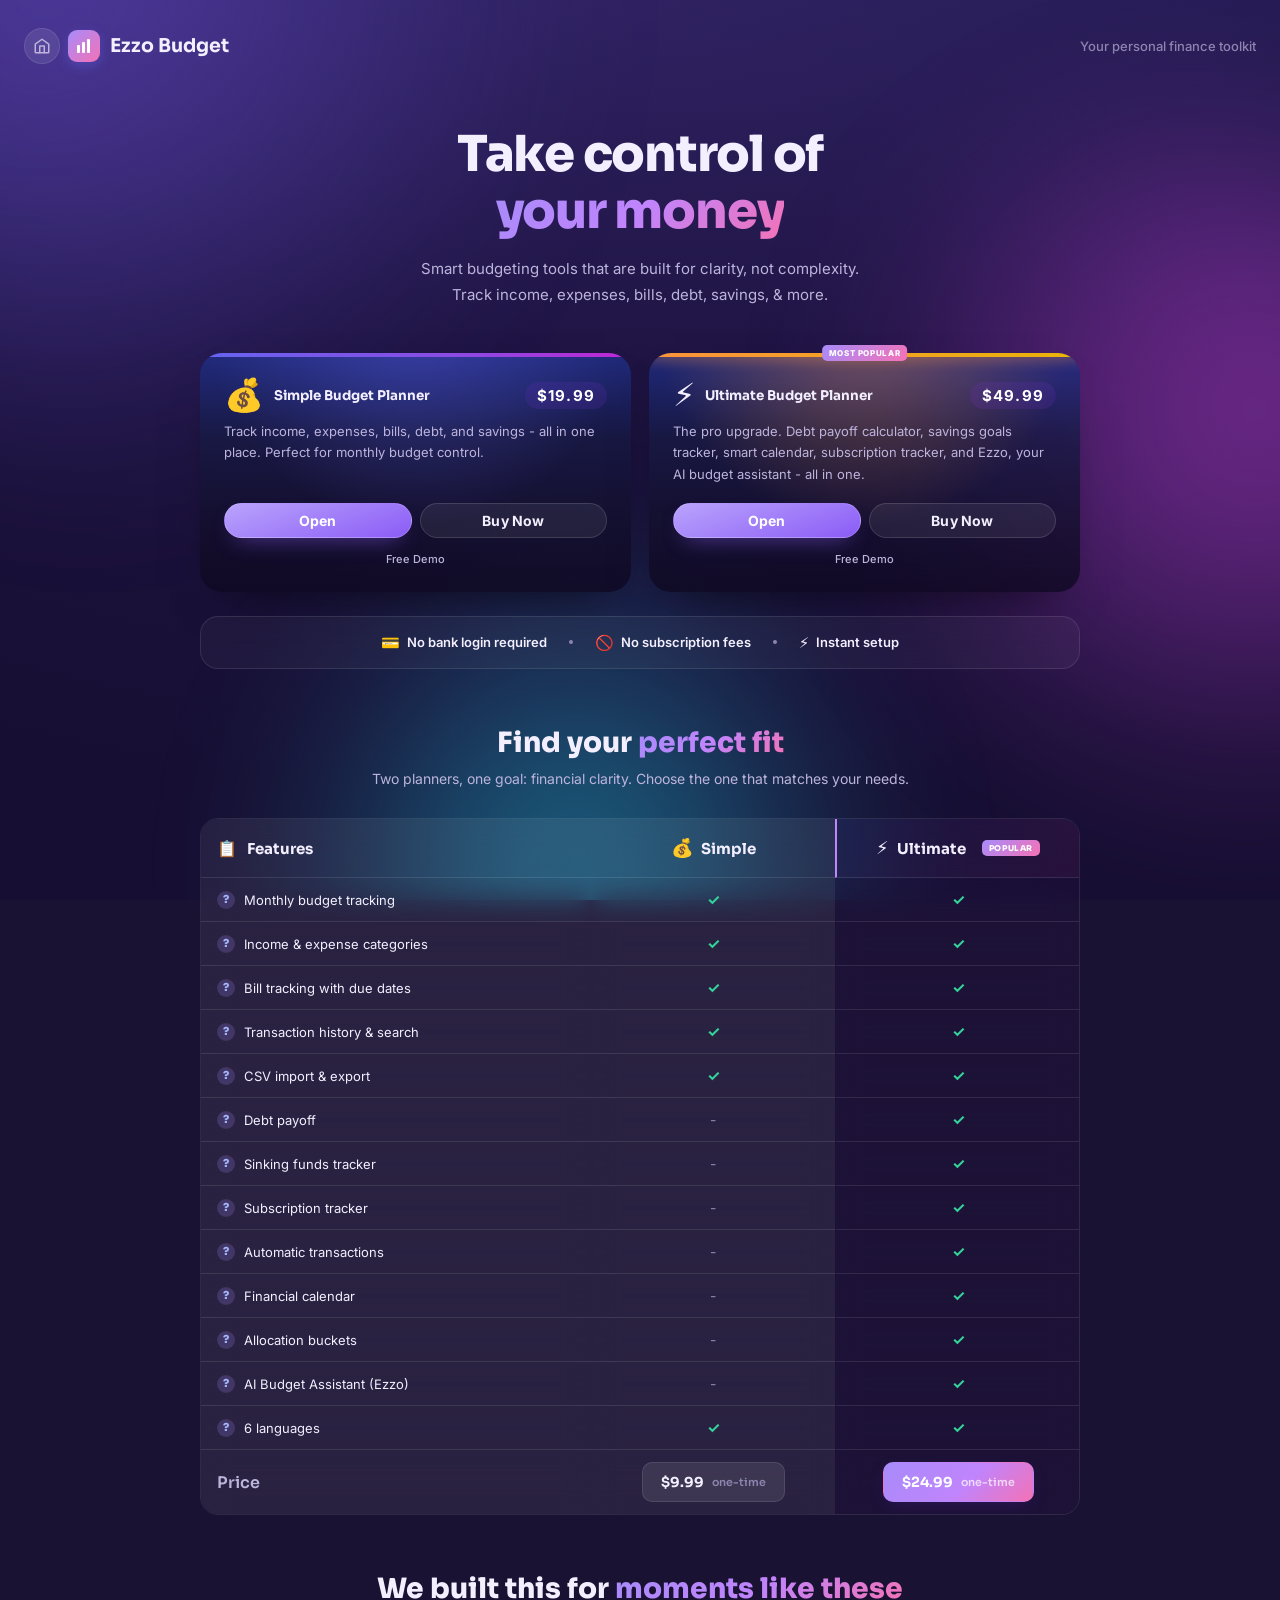
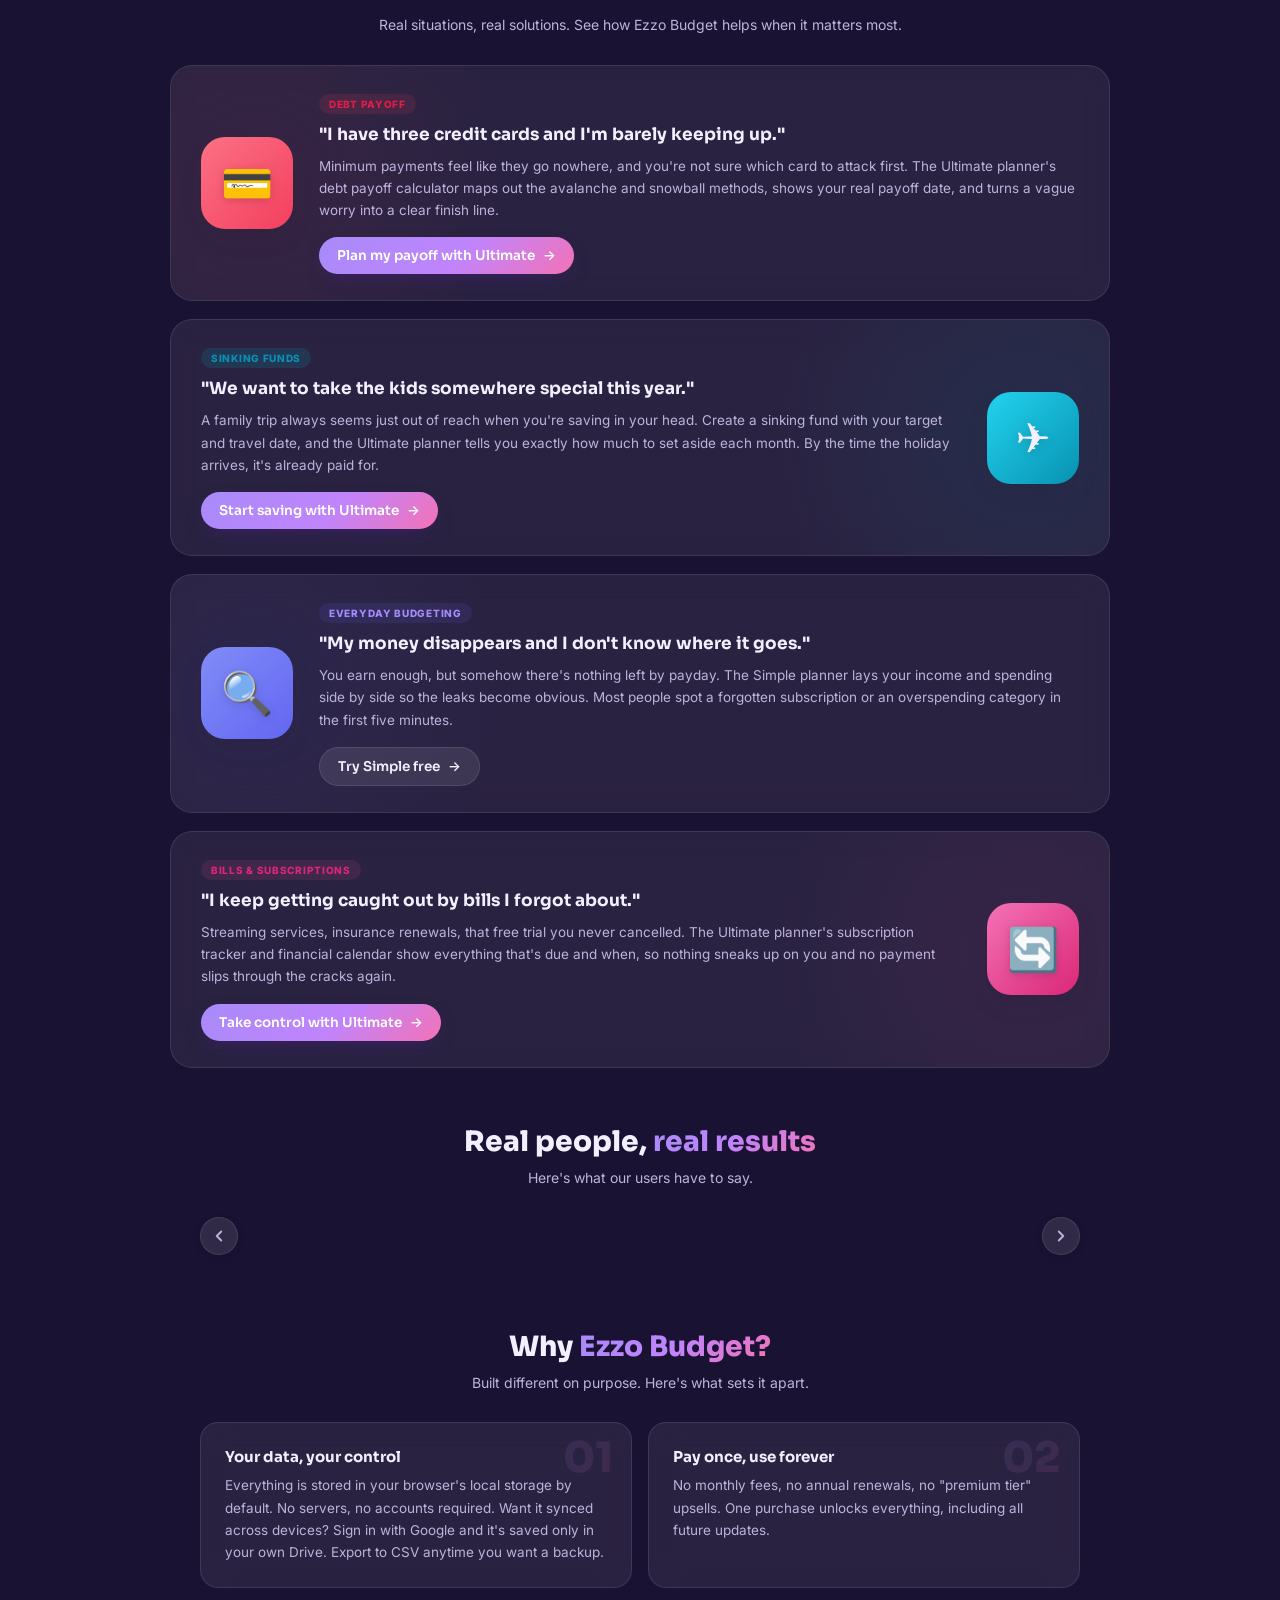
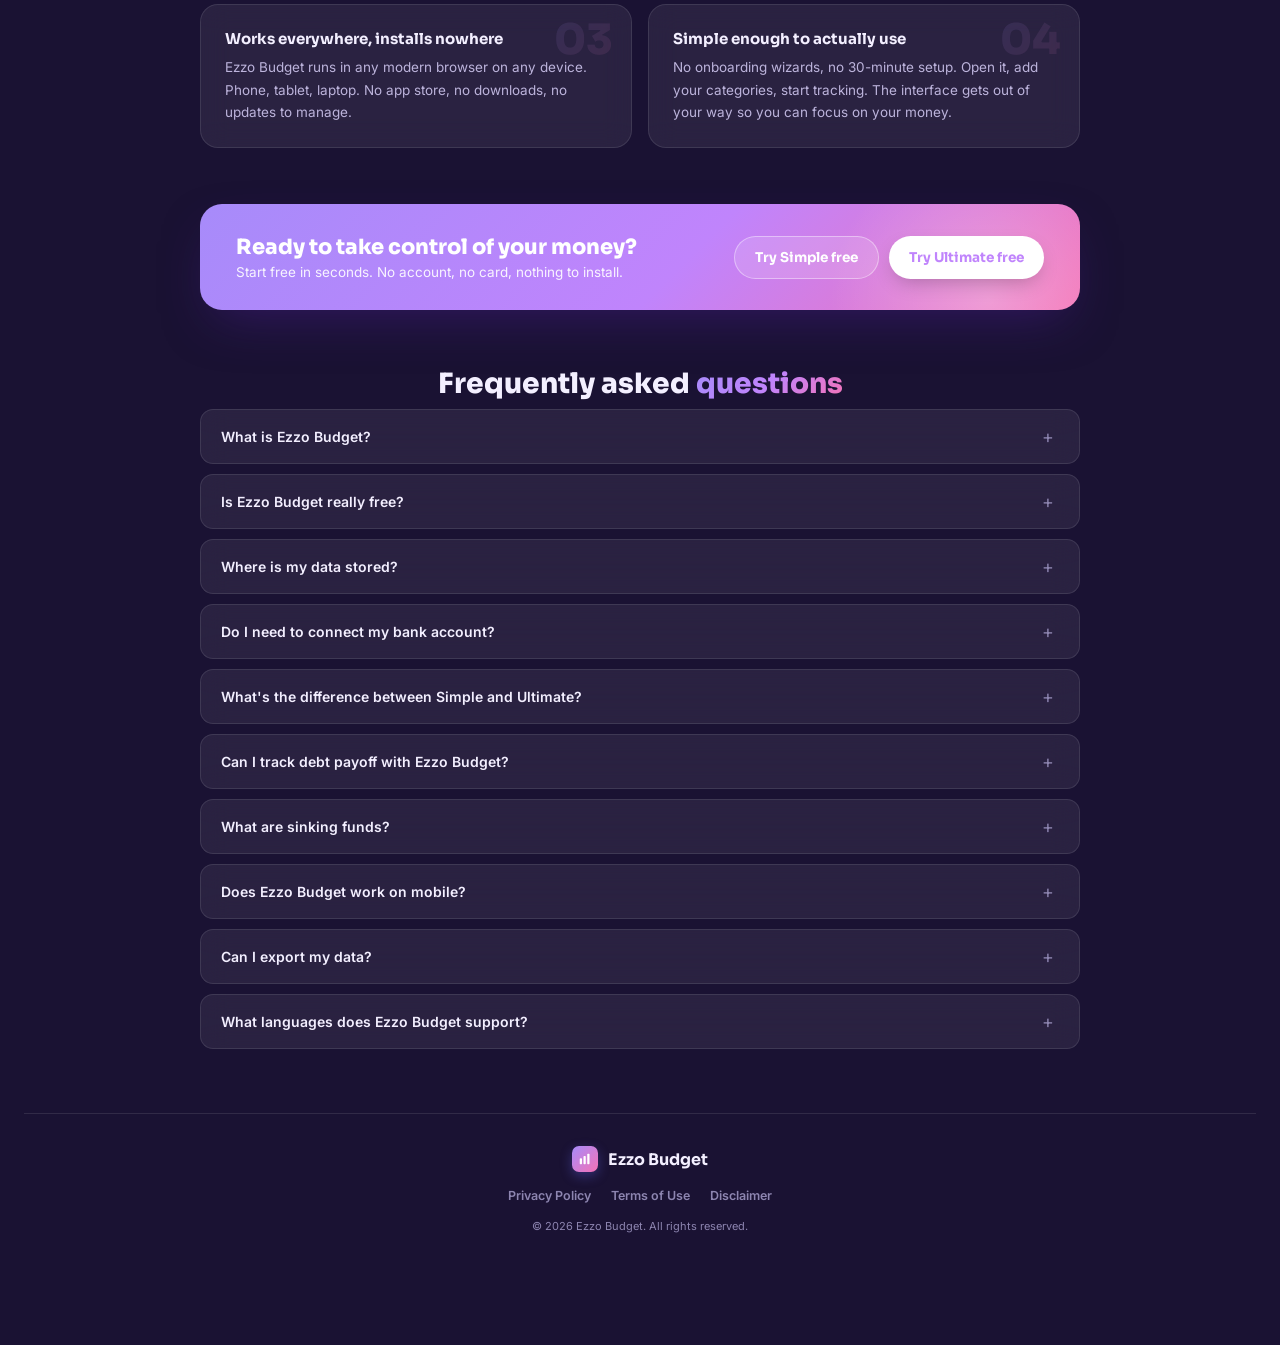
<file: index.html>
<!DOCTYPE html>
<html lang="en" data-theme="light">
<head>
  <meta charset="UTF-8" />
  <meta name="viewport" content="width=device-width, initial-scale=1.0" />
  <title>Ezzo Budget | Free Personal Budget Planner & Expense Tracker</title>
  <meta name="description" content="Ezzo Budget is a free personal budget planner with income tracking, expense categories, bill reminders, debt payoff calculator, sinking funds, and subscription tracker. No bank login required. Your data stays on your device." />
  <meta name="keywords" content="budget planner, personal budget, expense tracker, monthly budget, debt payoff calculator, sinking fund tracker, subscription tracker, bill tracker, savings goal tracker, money management, free budget app, budget tool, personal finance, no subscription budget app, offline budget planner" />
  <meta property="og:title" content="Ezzo Budget | Free Personal Budget Planner & Expense Tracker" />
  <meta property="og:description" content="Take control of your money with smart budgeting tools. Track income, expenses, bills, debt, savings, subscriptions, and sinking funds. All offline, no bank login." />
  <meta property="og:type" content="website" />
  <meta name="twitter:card" content="summary_large_image" />
  <link rel="canonical" href="https://evobudget.app/" />
  <link rel="preconnect" href="https://fonts.googleapis.com" />
  <link rel="preconnect" href="https://fonts.gstatic.com" crossorigin />
  <link href="https://fonts.googleapis.com/css2?family=Sora:wght@400;500;600;700;800&family=Inter:wght@400;500;600;700&family=IBM+Plex+Mono:wght@400;500;600;700&family=Courier+Prime:wght@400;700&family=Playfair+Display:wght@600;700;800&family=Orbitron:wght@500;600;700;800&display=swap" rel="stylesheet" />
  <link rel="stylesheet" href="style.css" />
</head>
<body>

  <!-- Ambient gradient backdrop -->
  <div class="backdrop" aria-hidden="true">
    <div class="blob blob-a"></div>
    <div class="blob blob-b"></div>
    <div class="blob blob-c"></div>
  </div>

  <div class="app" id="app">

    <!-- ═══════════════════ HUB VIEW ═══════════════════ -->
    <div class="view is-active" id="view-hub">
      <header class="topbar">
        <div class="tool-topbar-left">
          <a class="btn-back-round" href="home.html" aria-label="Back to Ezzo Hub" title="Back to Ezzo Hub">
            <svg width="18" height="18" viewBox="0 0 24 24" fill="none" stroke="currentColor" stroke-width="2" stroke-linecap="round" stroke-linejoin="round" aria-hidden="true">
              <path d="M3 9.5L12 3l9 6.5V20a1 1 0 0 1-1 1H4a1 1 0 0 1-1-1V9.5z"/>
              <path d="M9 21V12h6v9"/>
            </svg>
          </a>
          <div class="wordmark">
            <div class="wordmark-icon">
              <svg width="16" height="16" viewBox="0 0 16 16" fill="none" aria-hidden="true">
                <rect x="1" y="7" width="3" height="8" fill="white" rx="1"/>
                <rect x="6" y="4" width="3" height="11" fill="white" rx="1"/>
                <rect x="11" y="1" width="3" height="14" fill="white" rx="1"/>
              </svg>
            </div>
            Ezzo Budget
          </div>
        </div>
        <span class="topbar-tagline">Your personal finance toolkit</span>
      </header>

      <!-- ── Hero ────────────────────────────────────────── -->
      <section class="hub-hero">
        <h1 class="hub-title">Take control of<br><span class="grad-text">your money</span></h1>
        <p class="hub-sub">Smart budgeting tools that are built for clarity, not complexity.<br>Track income, expenses, bills, debt, savings, &amp; more.</p>
      </section>

      <!-- ── Tool cards ──────────────────────────────────── -->
      <div class="tool-grid" id="toolGrid">
        <!-- Tool cards injected by script.js -->
      </div>

      <!-- ── USP strip (below cards) ─────────────────────── -->
      <div class="lp-strip" aria-label="Key benefits">
        <div class="lp-strip-inner">
          <div class="lp-strip-item"><span class="lp-strip-icon">💳</span><span class="lp-strip-text">No bank login required</span></div>
          <div class="lp-strip-sep" aria-hidden="true"></div>
          <div class="lp-strip-item"><span class="lp-strip-icon">🚫</span><span class="lp-strip-text">No subscription fees</span></div>
          <div class="lp-strip-sep" aria-hidden="true"></div>
          <div class="lp-strip-item"><span class="lp-strip-icon">⚡</span><span class="lp-strip-text">Instant setup</span></div>
        </div>
      </div>

      <!-- ── Comparison table ────────────────────────────── -->
      <section class="lp-section" id="compare" aria-labelledby="compareTitle">
        <h2 class="lp-heading" id="compareTitle">Find your <span class="grad-text">perfect fit</span></h2>
        <p class="lp-sub">Two planners, one goal: financial clarity. Choose the one that matches your needs.</p>

        <div class="compare-grid">
          <div class="cc cc-label cc-head"><span class="cc-head-icon">📋</span><strong>Features</strong></div>
          <div class="cc cc-sbp cc-head"><span class="compare-tool-icon">💰</span><strong>Simple</strong></div>
          <div class="cc cc-ubp cc-head"><span class="compare-tool-icon">⚡</span><strong>Ultimate</strong><span class="compare-popular">POPULAR</span></div>
          <div class="cc cc-label"><button class="cc-info" type="button" data-tip="Set what you plan to earn and spend each month, then watch it fill in as you go. Like knowing you have $300 left for groceries before the month even starts." aria-label="About Monthly budget tracking">?</button><span class="cc-label-text">Monthly budget tracking</span></div>
          <div class="cc cc-sbp"><span class="compare-yes">✓</span></div>
          <div class="cc cc-ubp"><span class="compare-yes">✓</span></div>
          <div class="cc cc-label"><button class="cc-info" type="button" data-tip="Group your money into buckets like rent, food, and fun. So when you wonder where it all went, the answer is right there." aria-label="About Income and expense categories">?</button><span class="cc-label-text">Income &amp; expense categories</span></div>
          <div class="cc cc-sbp"><span class="compare-yes">✓</span></div>
          <div class="cc cc-ubp"><span class="compare-yes">✓</span></div>
          <div class="cc cc-label"><button class="cc-info" type="button" data-tip="Log each bill with its due date and tick it off once paid. No more late fees because the electric bill slipped your mind." aria-label="About Bill tracking with due dates">?</button><span class="cc-label-text">Bill tracking with due dates</span></div>
          <div class="cc cc-sbp"><span class="compare-yes">✓</span></div>
          <div class="cc cc-ubp"><span class="compare-yes">✓</span></div>
          <div class="cc cc-label"><button class="cc-info" type="button" data-tip="Every entry is saved and searchable. Trying to remember what that $60 charge last Tuesday was? Just search for it." aria-label="About Transaction history and search">?</button><span class="cc-label-text">Transaction history &amp; search</span></div>
          <div class="cc cc-sbp"><span class="compare-yes">✓</span></div>
          <div class="cc cc-ubp"><span class="compare-yes">✓</span></div>
          <div class="cc cc-label"><button class="cc-info" type="button" data-tip="Move your data in and out as a spreadsheet file. Handy for keeping a backup or sharing figures with your accountant." aria-label="About CSV import and export">?</button><span class="cc-label-text">CSV import &amp; export</span></div>
          <div class="cc cc-sbp"><span class="compare-yes">✓</span></div>
          <div class="cc cc-ubp"><span class="compare-yes">✓</span></div>
          <div class="cc cc-label"><button class="cc-info" type="button" data-tip="See exactly when you will be debt-free and which card to pay off first. Turns 'I will never get out of this' into a real date on the calendar." aria-label="About Debt payoff">?</button><span class="cc-label-text">Debt payoff</span></div>
          <div class="cc cc-sbp"><span class="compare-no">-</span></div>
          <div class="cc cc-ubp"><span class="compare-yes">✓</span></div>
          <div class="cc cc-label"><button class="cc-info" type="button" data-tip="Save a little each month toward a big goal. Put away $80 a month and that $1,000 Christmas budget is ready by December." aria-label="About Sinking funds tracker">?</button><span class="cc-label-text">Sinking funds tracker</span></div>
          <div class="cc cc-sbp"><span class="compare-no">-</span></div>
          <div class="cc cc-ubp"><span class="compare-yes">✓</span></div>
          <div class="cc cc-label"><button class="cc-info" type="button" data-tip="Keep every recurring service in one list. Spot the free trial you forgot to cancel before it charges you again." aria-label="About Subscription tracker">?</button><span class="cc-label-text">Subscription tracker</span></div>
          <div class="cc cc-sbp"><span class="compare-no">-</span></div>
          <div class="cc cc-ubp"><span class="compare-yes">✓</span></div>
          <div class="cc cc-label"><button class="cc-info" type="button" data-tip="Set repeating entries once and let them log themselves. Your $15 gym fee and $1,200 rent appear every month without lifting a finger." aria-label="About Automatic transactions">?</button><span class="cc-label-text">Automatic transactions</span></div>
          <div class="cc cc-sbp"><span class="compare-no">-</span></div>
          <div class="cc cc-ubp"><span class="compare-yes">✓</span></div>
          <div class="cc cc-label"><button class="cc-info" type="button" data-tip="See all your bills and paydays laid out on a calendar. Know at a glance that rent lands two days before payday." aria-label="About Financial calendar">?</button><span class="cc-label-text">Financial calendar</span></div>
          <div class="cc cc-sbp"><span class="compare-no">-</span></div>
          <div class="cc cc-ubp"><span class="compare-yes">✓</span></div>
          <div class="cc cc-label"><button class="cc-info" type="button" data-tip="Split every dollar into needs, wants, and savings automatically. Perfect if you like the 50/30/20 rule but hate the math." aria-label="About Allocation buckets">?</button><span class="cc-label-text">Allocation buckets</span></div>
          <div class="cc cc-sbp"><span class="compare-no">-</span></div>
          <div class="cc cc-ubp"><span class="compare-yes">✓</span></div>
          <div class="cc cc-label"><button class="cc-info" type="button" data-tip="Ask Ezzo questions about your budget in plain English and get real, spoken answers - and even charts - using your own data, right in the app." aria-label="About AI Budget Assistant">?</button><span class="cc-label-text">AI Budget Assistant (Ezzo)</span></div>
          <div class="cc cc-sbp"><span class="compare-no">-</span></div>
          <div class="cc cc-ubp"><span class="compare-yes">✓</span></div>
          <div class="cc cc-label"><button class="cc-info" type="button" data-tip="Use Ezzo Budget in English, German, French, Spanish, Italian, or Polish. Budget in the language you think in." aria-label="About 6 languages">?</button><span class="cc-label-text">6 languages</span></div>
          <div class="cc cc-sbp"><span class="compare-yes">✓</span></div>
          <div class="cc cc-ubp"><span class="compare-yes">✓</span></div>
          <div class="cc cc-label cc-price">Price</div>
          <div class="cc cc-sbp cc-price"><button class="cc-buy-btn cc-buy-btn--sbp" data-buy="sbp" type="button"><strong>$9.99</strong><span class="compare-once">one-time</span></button></div>
          <div class="cc cc-ubp cc-price"><button class="cc-buy-btn cc-buy-btn--ubp" data-buy="ubp" type="button"><strong>$24.99</strong><span class="compare-once">one-time</span></button></div>
        </div>
      </section>

      <!-- ── Scenarios (relatable pain points) ───────────── -->
      <section class="lp-section lp-section--wide" id="scenarios" aria-labelledby="scenTitle">
        <h2 class="lp-heading" id="scenTitle">We built this for <span class="grad-text">moments like these</span></h2>
        <p class="lp-sub">Real situations, real solutions. See how Ezzo Budget helps when it matters most.</p>

        <div class="scen-list">
          <!-- Debt -->
          <article class="scen-row scen-row--debt">
            <div class="scen-visual"><span class="scen-emoji">💳</span></div>
            <div class="scen-body">
              <span class="scen-tag scen-tag--debt">Debt Payoff</span>
              <h3 class="scen-title">"I have three credit cards and I'm barely keeping up."</h3>
              <p class="scen-desc">Minimum payments feel like they go nowhere, and you're not sure which card to attack first. The Ultimate planner's debt payoff calculator maps out the avalanche and snowball methods, shows your real payoff date, and turns a vague worry into a clear finish line.</p>
              <button class="scen-cta scen-cta--grad" data-try="ubp" type="button">Plan my payoff with Ultimate <span class="scen-arrow">→</span></button>
            </div>
          </article>

          <!-- Family holiday -->
          <article class="scen-row scen-row--holiday scen-row--flip">
            <div class="scen-visual"><span class="scen-emoji">✈️</span></div>
            <div class="scen-body">
              <span class="scen-tag scen-tag--holiday">Sinking Funds</span>
              <h3 class="scen-title">"We want to take the kids somewhere special this year."</h3>
              <p class="scen-desc">A family trip always seems just out of reach when you're saving in your head. Create a sinking fund with your target and travel date, and the Ultimate planner tells you exactly how much to set aside each month. By the time the holiday arrives, it's already paid for.</p>
              <button class="scen-cta scen-cta--grad" data-try="ubp" type="button">Start saving with Ultimate <span class="scen-arrow">→</span></button>
            </div>
          </article>

          <!-- Paycheck to paycheck -->
          <article class="scen-row scen-row--paycheck">
            <div class="scen-visual"><span class="scen-emoji">🔍</span></div>
            <div class="scen-body">
              <span class="scen-tag scen-tag--paycheck">Everyday Budgeting</span>
              <h3 class="scen-title">"My money disappears and I don't know where it goes."</h3>
              <p class="scen-desc">You earn enough, but somehow there's nothing left by payday. The Simple planner lays your income and spending side by side so the leaks become obvious. Most people spot a forgotten subscription or an overspending category in the first five minutes.</p>
              <button class="scen-cta scen-cta--ghost" data-try="sbp" type="button">Try Simple free <span class="scen-arrow">→</span></button>
            </div>
          </article>

          <!-- Bills / subscriptions -->
          <article class="scen-row scen-row--bills scen-row--flip">
            <div class="scen-visual"><span class="scen-emoji">🔄</span></div>
            <div class="scen-body">
              <span class="scen-tag scen-tag--bills">Bills &amp; Subscriptions</span>
              <h3 class="scen-title">"I keep getting caught out by bills I forgot about."</h3>
              <p class="scen-desc">Streaming services, insurance renewals, that free trial you never cancelled. The Ultimate planner's subscription tracker and financial calendar show everything that's due and when, so nothing sneaks up on you and no payment slips through the cracks again.</p>
              <button class="scen-cta scen-cta--grad" data-try="ubp" type="button">Take control with Ultimate <span class="scen-arrow">→</span></button>
            </div>
          </article>
        </div>
      </section>

      <!-- ── Testimonials carousel ────────────────────────── -->
      <section class="lp-section" id="reviews" aria-labelledby="reviewsTitle">
        <h2 class="lp-heading" id="reviewsTitle">Real people, <span class="grad-text">real results</span></h2>
        <p class="lp-sub">Here's what our users have to say.</p>
        <div class="rc-wrap">
          <button class="rc-arrow rc-arrow--left" id="rcLeft" type="button" aria-label="Previous reviews">
            <svg width="18" height="18" viewBox="0 0 24 24" fill="none" stroke="currentColor" stroke-width="2.5" stroke-linecap="round" stroke-linejoin="round"><path d="M15 18l-6-6 6-6"/></svg>
          </button>
          <div class="rc-viewport"><div class="rc-track" id="rcTrack"></div></div>
          <button class="rc-arrow rc-arrow--right" id="rcRight" type="button" aria-label="Next reviews">
            <svg width="18" height="18" viewBox="0 0 24 24" fill="none" stroke="currentColor" stroke-width="2.5" stroke-linecap="round" stroke-linejoin="round"><path d="M9 18l6-6-6-6"/></svg>
          </button>
        </div>
        <div class="rc-dots" id="rcDots"></div>
      </section>

      <!-- ── Why Ezzo Budget (objection handling) ─────────── -->
      <section class="lp-section" id="whyFk" aria-labelledby="whyTitle">
        <h2 class="lp-heading" id="whyTitle">Why <span class="grad-text">Ezzo Budget?</span></h2>
        <p class="lp-sub">Built different on purpose. Here's what sets it apart.</p>
        <div class="why-grid">
          <div class="why-card">
            <div class="why-num">01</div>
            <h3 class="why-title">Your data, your control</h3>
            <p class="why-desc">Everything is stored in your browser's local storage by default. No servers, no accounts required. Want it synced across devices? Sign in with Google and it's saved only in your own Drive. Export to CSV anytime you want a backup.</p>
          </div>
          <div class="why-card">
            <div class="why-num">02</div>
            <h3 class="why-title">Pay once, use forever</h3>
            <p class="why-desc">No monthly fees, no annual renewals, no "premium tier" upsells. One purchase unlocks everything, including all future updates.</p>
          </div>
          <div class="why-card">
            <div class="why-num">03</div>
            <h3 class="why-title">Works everywhere, installs nowhere</h3>
            <p class="why-desc">Ezzo Budget runs in any modern browser on any device. Phone, tablet, laptop. No app store, no downloads, no updates to manage.</p>
          </div>
          <div class="why-card">
            <div class="why-num">04</div>
            <h3 class="why-title">Simple enough to actually use</h3>
            <p class="why-desc">No onboarding wizards, no 30-minute setup. Open it, add your categories, start tracking. The interface gets out of your way so you can focus on your money.</p>
          </div>
        </div>
      </section>

      <!-- ── CTA banner (upsell) ─────────────────────────── -->
      <section class="lp-section" aria-label="Get started">
        <div class="cta-banner">
          <div class="cta-banner-glow" aria-hidden="true"></div>
          <div class="cta-banner-text">
            <h3 class="cta-banner-title">Ready to take control of your money?</h3>
            <p class="cta-banner-sub">Start free in seconds. No account, no card, nothing to install.</p>
          </div>
          <div class="cta-banner-btns">
            <button class="cta-banner-btn cta-banner-btn--ghost" data-try="sbp" type="button">Try Simple free</button>
            <button class="cta-banner-btn cta-banner-btn--solid" data-try="ubp" type="button">Try Ultimate free</button>
          </div>
        </div>
      </section>

      <!-- ── FAQ (SEO-rich) ──────────────────────────────── -->
      <section class="lp-section" id="faq" aria-labelledby="faqTitle">
        <h2 class="lp-heading" id="faqTitle">Frequently asked <span class="grad-text">questions</span></h2>

        <div class="faq-list">
          <details class="faq-item">
            <summary class="faq-q">What is Ezzo Budget?</summary>
            <div class="faq-a">Ezzo Budget is a personal budget planner and expense tracker that runs entirely in your browser. It includes two tools: the Simple Budget Planner for straightforward monthly budgeting, and the Ultimate Budget Planner which adds a debt payoff calculator, sinking funds tracker, subscription tracker, automatic transactions, a financial calendar, and Ezzo, an AI budget assistant. No account creation, no bank login, and no subscription required.</div>
          </details>
          <details class="faq-item">
            <summary class="faq-q">Is Ezzo Budget really free?</summary>
            <div class="faq-a">Both planners offer a free trial with limited categories and transactions so you can explore every feature. When you're ready to unlock unlimited usage, it's a one-time purchase: $9.99 for the Simple Budget Planner and $24.99 for the Ultimate Budget Planner. There are no monthly or annual subscription fees.</div>
          </details>
          <details class="faq-item">
            <summary class="faq-q">Where is my data stored?</summary>
            <div class="faq-a">By default, all your financial data is stored locally on your device using your browser's built-in storage, and nothing is sent to a server. If you'd like your data to follow you across devices, you can optionally sign in with Google - your data is then kept in a file in your own Google Drive, never on our servers. Ezzo Budget never asks for your bank credentials and never transmits your financial information anywhere else. Your budget, transactions, and settings stay entirely under your control.</div>
          </details>
          <details class="faq-item">
            <summary class="faq-q">Do I need to connect my bank account?</summary>
            <div class="faq-a">No. Ezzo Budget is designed for manual entry, which gives you full privacy and control over your data. You add your income, expenses, bills, and other transactions yourself. Many users prefer this approach because it keeps them actively engaged with their spending and avoids sharing sensitive bank credentials with third-party services.</div>
          </details>
          <details class="faq-item">
            <summary class="faq-q">What's the difference between Simple and Ultimate?</summary>
            <div class="faq-a">The Simple Budget Planner covers the essentials: income, expenses, bills, debt, and savings categories with transaction tracking and a visual dashboard. The Ultimate Budget Planner includes everything in Simple, plus a debt payoff calculator (avalanche and snowball methods), sinking funds tracker, subscription tracker, automatic recurring transactions, a financial calendar, allocation buckets, and Ezzo, an AI budget assistant you can ask questions about your own data. Check the comparison table above for a full feature-by-feature breakdown.</div>
          </details>
          <details class="faq-item">
            <summary class="faq-q">Can I track debt payoff with Ezzo Budget?</summary>
            <div class="faq-a">Yes. The Ultimate Budget Planner includes dedicated Debt Payoff tools that support both the avalanche method (highest interest first) and the snowball method (smallest balance first). You can add all your debts, set minimum payments and interest rates, add extra payments, and see a projected payoff timeline. The Simple planner lets you track debt payments as a budget category.</div>
          </details>
          <details class="faq-item">
            <summary class="faq-q">What are sinking funds?</summary>
            <div class="faq-a">Sinking funds are a budgeting strategy where you set aside a small amount each month for a large, planned expense, like a vacation, car repair, or holiday gifts. The Ultimate Budget Planner lets you create sinking funds with a target amount and target date, then automatically calculates how much you need to save each month to reach your goal on time.</div>
          </details>
          <details class="faq-item">
            <summary class="faq-q">Does Ezzo Budget work on mobile?</summary>
            <div class="faq-a">Yes. Ezzo Budget is fully responsive and works on any device with a modern browser, including phones and tablets. There's nothing to install from an app store. Just open the page, and your budget is ready.</div>
          </details>
          <details class="faq-item">
            <summary class="faq-q">Can I export my data?</summary>
            <div class="faq-a">Yes. Both planners support CSV export so you can download your full transaction history and use it in spreadsheet software like Excel, Google Sheets, or Numbers. You can also import transactions from a CSV file.</div>
          </details>
          <details class="faq-item">
            <summary class="faq-q">What languages does Ezzo Budget support?</summary>
            <div class="faq-a">Ezzo Budget supports English, German, French, Spanish, Italian, and Polish. You can switch languages in the settings panel of either planner.</div>
          </details>
        </div>
      </section>

      <!-- ── Footer ──────────────────────────────────────── -->
      <footer class="lp-footer" id="footer">
        <div class="lp-footer-inner">
          <div class="lp-footer-brand">
            <div class="wordmark wordmark-sm">
              <div class="wordmark-icon wordmark-icon-sm">
                <svg width="12" height="12" viewBox="0 0 16 16" fill="none" aria-hidden="true">
                  <rect x="1" y="7" width="3" height="8" fill="white" rx="1"/>
                  <rect x="6" y="4" width="3" height="11" fill="white" rx="1"/>
                  <rect x="11" y="1" width="3" height="14" fill="white" rx="1"/>
                </svg>
              </div>
              Ezzo Budget
            </div>
          </div>
          <div class="lp-footer-links">
            <button class="lp-footer-link" id="footerPrivacy" type="button">Privacy Policy</button>
            <button class="lp-footer-link" id="footerTerms" type="button">Terms of Use</button>
            <button class="lp-footer-link" id="footerDisclaimer" type="button">Disclaimer</button>
          </div>
          <p class="lp-footer-copy">&copy; 2026 Ezzo Budget. All rights reserved.</p>
        </div>
      </footer>

    </div>

    <!-- ═══════════════════ BUDGET TOOL VIEW ═══════════════════ -->
    <div class="view tool-shell" id="view-budget">

      <div class="tool-sticky">
      <header class="topbar tool-topbar">
        <button class="btn-icon" id="backToHub" type="button" aria-label="Back to all tools">
          <svg width="18" height="18" viewBox="0 0 24 24" fill="none" stroke="currentColor" stroke-width="2" stroke-linecap="round" stroke-linejoin="round" aria-hidden="true">
            <path d="M3 9.5L12 3l9 6.5V20a1 1 0 0 1-1 1H4a1 1 0 0 1-1-1V9.5z"/>
            <path d="M9 21V12h6v9"/>
          </svg>
        </button>
        <div class="wordmark wordmark-sm">
          <div class="wordmark-icon wordmark-icon-sm">
            <svg width="12" height="12" viewBox="0 0 16 16" fill="none" aria-hidden="true">
              <rect x="1" y="7" width="3" height="8" fill="white" rx="1"/>
              <rect x="6" y="4" width="3" height="11" fill="white" rx="1"/>
              <rect x="11" y="1" width="3" height="14" fill="white" rx="1"/>
            </svg>
          </div>
          <span class="app-title-editable" id="appTitleText" role="button" tabindex="0" title="Rename">Simple Budget</span>
        </div>
        <div class="tool-topbar-right">
          <button class="btn-icon" id="guideNavBtn" type="button" aria-label="Guide">
            <svg width="18" height="18" viewBox="0 0 24 24" fill="none" stroke="currentColor" stroke-width="2" stroke-linecap="round" stroke-linejoin="round" aria-hidden="true">
              <path d="M2 4h6a3 3 0 0 1 3 3v13a2.5 2.5 0 0 0-2.5-2.5H2z"/>
              <path d="M22 4h-6a3 3 0 0 0-3 3v13a2.5 2.5 0 0 1 2.5-2.5H22z"/>
            </svg>
          </button>
          <button class="btn-icon" id="settingsNavBtn" type="button" aria-label="Settings">
            <svg width="18" height="18" viewBox="0 0 24 24" fill="none" stroke="currentColor" stroke-width="2" stroke-linecap="round" stroke-linejoin="round" aria-hidden="true">
              <path d="M12.22 2h-.44a2 2 0 0 0-2 2v.18a2 2 0 0 1-1 1.73l-.43.25a2 2 0 0 1-2 0l-.15-.08a2 2 0 0 0-2.73.73l-.22.38a2 2 0 0 0 .73 2.73l.15.1a2 2 0 0 1 1 1.72v.51a2 2 0 0 1-1 1.74l-.15.09a2 2 0 0 0-.73 2.73l.22.38a2 2 0 0 0 2.73.73l.15-.08a2 2 0 0 1 2 0l.43.25a2 2 0 0 1 1 1.73V20a2 2 0 0 0 2 2h.44a2 2 0 0 0 2-2v-.18a2 2 0 0 1 1-1.73l.43-.25a2 2 0 0 1 2 0l.15.08a2 2 0 0 0 2.73-.73l.22-.39a2 2 0 0 0-.73-2.73l-.15-.08a2 2 0 0 1-1-1.74v-.5a2 2 0 0 1 1-1.74l.15-.09a2 2 0 0 0 .73-2.73l-.22-.38a2 2 0 0 0-2.73-.73l-.15.08a2 2 0 0 1-2 0l-.43-.25a2 2 0 0 1-1-1.73V4a2 2 0 0 0-2-2z"/>
              <circle cx="12" cy="12" r="3"/>
            </svg>
          </button>
        </div>
      </header>

      <nav class="budget-tabs" id="budgetTabs" role="tablist" aria-label="Budget sections">
        <button class="btab is-active" data-btab="dashboard" role="tab" type="button">📊 Dashboard</button>
        <button class="btab" data-btab="transactions" role="tab" type="button">📋 Transactions</button>
        <button class="btab" data-btab="income" role="tab" type="button">💰 Income</button>
        <button class="btab" data-btab="expenses" role="tab" type="button">🛒 Expenses</button>
        <button class="btab" data-btab="bills" role="tab" type="button">🧾 Bills</button>
        <button class="btab" data-btab="debt" role="tab" type="button">💳 Debt</button>
        <button class="btab" data-btab="savings" role="tab" type="button">🏦 Savings</button>
      </nav>
      </div>

      <!-- Budget sub-views (filled by JS) -->
      <div class="app-scroll">
      <div class="bview is-active" id="bview-dashboard" role="tabpanel"></div>
      <div class="bview" id="bview-transactions" role="tabpanel"></div>
      <div class="bview" id="bview-income" role="tabpanel"></div>
      <div class="bview" id="bview-expenses" role="tabpanel"></div>
      <div class="bview" id="bview-bills" role="tabpanel"></div>
      <div class="bview" id="bview-debt" role="tabpanel"></div>
      <div class="bview" id="bview-savings" role="tabpanel"></div>
      <div class="bview" id="bview-settings" role="tabpanel"></div>
      </div>

    </div>

  </div><!-- /.app -->

  <!-- Tutorial / Help modal -->
  <div class="modal-overlay" id="tutorialOverlay" hidden role="dialog" aria-modal="true" aria-labelledby="modalTitle">
    <div class="modal" id="tutorialModal">
      <button class="modal-close" id="modalClose" type="button" aria-label="Close">×</button>
      <h3 class="modal-title" id="modalTitle"></h3>
      <div class="modal-body" id="modalBody"></div>
    </div>
  </div>

  <!-- Guide modal -->
  <div class="guide-overlay" id="guideOverlay" hidden role="dialog" aria-modal="true" aria-label="Guide">
    <div class="guide-modal" id="guideModal">
      <button class="guide-close" id="guideClose" type="button" aria-label="Close guide">×</button>
      <div class="guide-modal-inner">
        <aside class="guide-sidebar" id="guideSidebar" role="navigation" aria-label="Guide topics"></aside>
        <div class="guide-content" id="guideContent" tabindex="-1"></div>
      </div>
    </div>
  </div>

  <!-- Legal overlay (Privacy / Terms / Disclaimer) -->
  <div class="modal-overlay" id="legalOverlay" hidden role="dialog" aria-modal="true" aria-labelledby="legalTitle">
    <div class="modal modal--legal" id="legalModal">
      <button class="modal-close" id="legalClose" type="button" aria-label="Close">×</button>
      <h3 class="modal-title" id="legalTitle"></h3>
      <div class="modal-body" id="legalBody"></div>
    </div>
  </div>

  <script src="https://accounts.google.com/gsi/client" async defer onload="if(typeof syncPrewarmTokenClient==='function')syncPrewarmTokenClient();"></script>
  <script src="sync.js"></script>
  <script src="charts.js"></script>
  <script src="analytics.js"></script>
  <script src="script.js"></script>
</body>
</html>
</file>
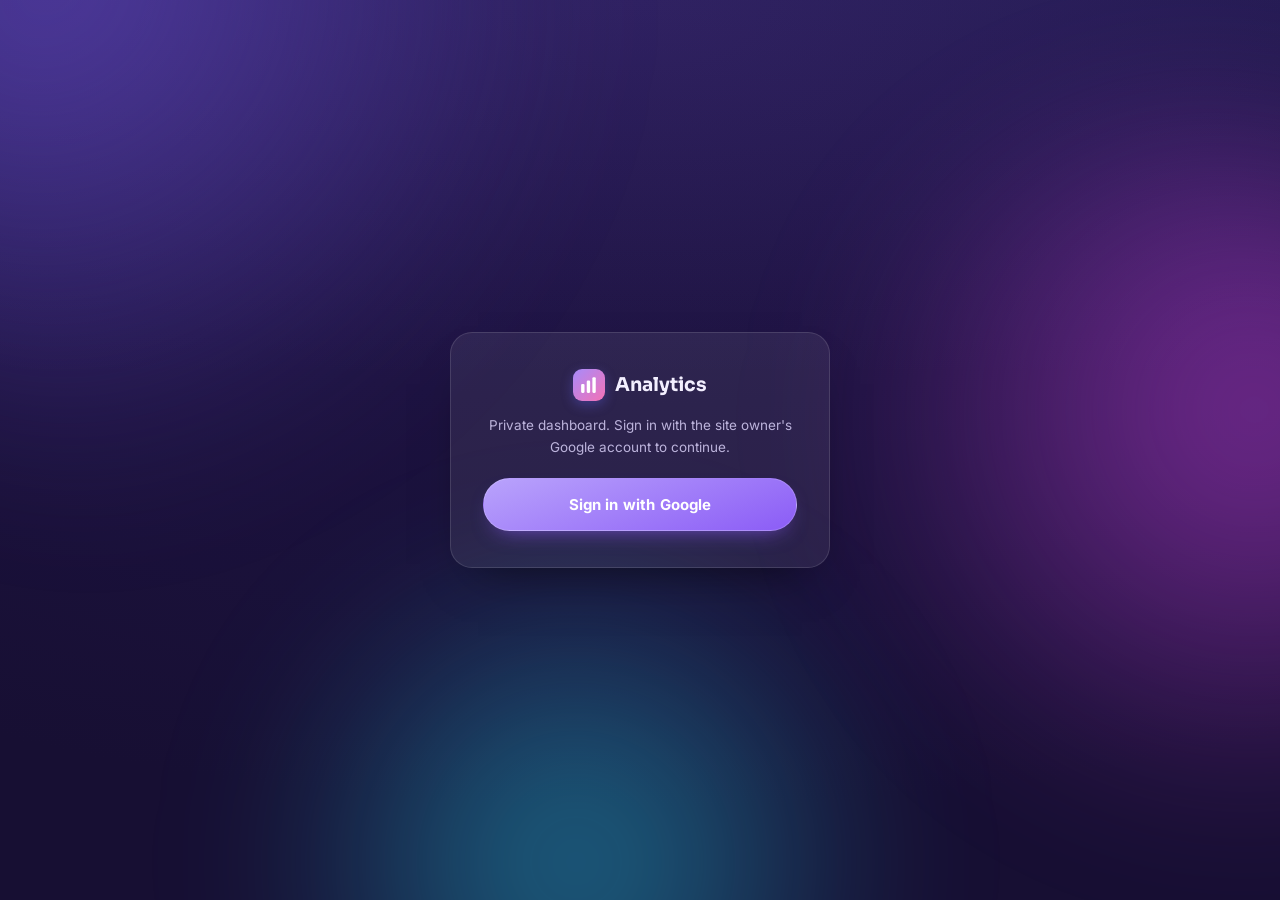
<file: admin.html>
<!DOCTYPE html>
<html lang="en" data-theme="dark" data-nav="left" data-width="full">
<head>
  <meta charset="UTF-8" />
  <meta name="viewport" content="width=device-width, initial-scale=1.0" />
  <meta name="robots" content="noindex, nofollow" />
  <title>Analytics</title>
  <link rel="preconnect" href="https://fonts.googleapis.com" />
  <link rel="preconnect" href="https://fonts.gstatic.com" crossorigin />
  <link href="https://fonts.googleapis.com/css2?family=Nunito:wght@500;600;700;800;900&family=Sora:wght@400;500;600;700;800&family=Inter:wght@400;500;600;700&family=IBM+Plex+Mono:wght@400;500;600;700&family=Courier+Prime:wght@400;700&family=Playfair+Display:wght@600;700;800&display=swap" rel="stylesheet" />
  <script>
    // The saved theme, before anything paints. Same six themes as the planner.
    (function () {
      try {
        var th = localStorage.getItem('evobudget_admin_theme') || 'dark';
        if (['light', 'peachy', 'dark', 'vintage-ledger', 'jolly', 'frosty'].indexOf(th) < 0) th = 'dark';
        document.documentElement.setAttribute('data-theme', th);
      } catch (e) {}
    })();
  </script>
  <link rel="stylesheet" href="style.css?v=20261190" />
  <link rel="stylesheet" href="admin.css?v=20261250" />
</head>
<body>

  <!-- Ambient gradient backdrop (same as every other page) -->
  <div class="backdrop" aria-hidden="true">
    <div class="blob blob-a"></div>
    <div class="blob blob-b"></div>
    <div class="blob blob-c"></div>
  </div>

  <!-- ═══════════════════ SIGN-IN GATE ═══════════════════
       Shown until a Google session is confirmed to belong to the
       allow-listed owner account. Nothing behind it renders or fetches
       anything until that's true. -->
  <div class="admin-gate" id="adminGate">
    <div class="admin-gate-card panel">
      <div class="wordmark">
        <div class="wordmark-icon">
          <svg width="18" height="18" viewBox="0 0 16 16" fill="none" aria-hidden="true">
            <rect x="1" y="7" width="3" height="8" fill="white" rx="1"/>
            <rect x="6" y="4" width="3" height="11" fill="white" rx="1"/>
            <rect x="11" y="1" width="3" height="14" fill="white" rx="1"/>
          </svg>
        </div>
        <span>Analytics</span>
      </div>
      <p class="admin-gate-sub">Private dashboard. Sign in with the site owner's Google account to continue.</p>
      <button class="btn btn-primary btn-lg" id="adminSignInBtn" type="button">Sign in with Google</button>
      <p class="admin-gate-error" id="adminGateError" hidden></p>
    </div>
  </div>

  <!-- ═══════════════════ DASHBOARD ═══════════════════ -->
  <div class="view tool-shell" id="viewAdmin" hidden>
    <!-- Desktop and tablet: the sections down the left, like the planner.
         On a phone this hides and the top bar with its tabs takes over
         (style.css, data-nav="left"). Filled in by adminBuildRail(). -->
    <aside class="nav-rail" id="adminRail" aria-label="Analytics navigation">
      <div class="nav-rail-box">
        <div class="nav-rail-brand">
          <div class="wordmark">
            <div class="wordmark-icon">
              <svg width="16" height="16" viewBox="0 0 16 16" fill="none" aria-hidden="true">
                <rect x="1" y="7" width="3" height="8" fill="white" rx="1"/>
                <rect x="6" y="4" width="3" height="11" fill="white" rx="1"/>
                <rect x="11" y="1" width="3" height="14" fill="white" rx="1"/>
              </svg>
            </div>
            <span class="app-title-editable">Analytics</span>
          </div>
        </div>
        <p class="nav-rail-heading">Navigation</p>
        <nav class="nav-rail-sections" id="adminRailSections" aria-label="Sections"></nav>
        <div class="nav-rail-widgets" aria-hidden="true"></div>
        <div class="nav-rail-tools" id="adminRailTools"></div>
        <p class="nav-rail-heading">Account</p>
        <button class="nav-rail-account" id="adminRailAccount" type="button" title="Settings">
          <span class="nra-avatar" id="adminRailAvatar">A</span>
          <span class="nra-text"><span class="nra-name">Signed in</span><span class="nra-sub" id="adminRailEmail">Owner</span></span>
        </button>
      </div>
    </aside>
    <div class="tool-sticky">
      <header class="topbar tool-topbar">
        <div class="tool-topbar-left">
          <a class="btn-icon" id="adminHomeLink" href="/" aria-label="Back to Ezzo Hub" title="Back to Ezzo Hub">
            <svg width="18" height="18" viewBox="0 0 24 24" fill="none" stroke="currentColor" stroke-width="2" stroke-linecap="round" stroke-linejoin="round" aria-hidden="true">
              <path d="M3 9.5L12 3l9 6.5V20a1 1 0 0 1-1 1H4a1 1 0 0 1-1-1V9.5z"/>
              <path d="M9 21V12h6v9"/>
            </svg>
          </a>
          <button class="btn-icon" id="adminRefreshBtn" type="button" aria-label="Refresh data" title="Refresh data">
            <svg width="18" height="18" viewBox="0 0 24 24" fill="none" stroke="currentColor" stroke-width="2" stroke-linecap="round" stroke-linejoin="round" aria-hidden="true">
              <path d="M21 12a9 9 0 1 1-3-6.7"/><path d="M21 3v6h-6"/>
            </svg>
          </button>
        </div>
        <div class="wordmark wordmark-sm">
          <div class="wordmark-icon wordmark-icon-sm">
            <svg width="12" height="12" viewBox="0 0 16 16" fill="none" aria-hidden="true">
              <rect x="1" y="7" width="3" height="8" fill="white" rx="1"/>
              <rect x="6" y="4" width="3" height="11" fill="white" rx="1"/>
              <rect x="11" y="1" width="3" height="14" fill="white" rx="1"/>
            </svg>
          </div>
          <span>Analytics</span>
        </div>
        <div class="tool-topbar-right">
          <button class="penny-nav-btn penny-off" id="pennyNavBtn" type="button" aria-label="Enable Ezzo">
            <span class="penny-nav-btn-inner">
              <span class="penny-nav-icon">
                <svg width="24" height="24" viewBox="2 0 20 20" fill="currentColor" stroke="none">
                  <path d="M10 4l1.5 4.1 4.1 1.5-4.1 1.5L10 15.2 8.5 11.1 4.4 9.6l4.1-1.5L10 4z"/>
                  <path d="M17 3l.75 2.05L19.8 5.8l-2.05.75L17 8.6l-.75-2.05L14.2 5.8l2.05-.75L17 3z"/>
                  <path d="M16.4 12.6l.6 1.64 1.64.6-1.64.6-.6 1.64-.6-1.64-1.64-.6 1.64-.6.6-1.64z"/>
                </svg>
              </span>
              <span class="penny-nav-pill-text" id="pennyNavPillText">Enable Ezzo</span>
            </span>
          </button>
          <button class="btn-icon" id="adminSignOutBtn" type="button" aria-label="Sign out" title="Sign out">
            <svg width="18" height="18" viewBox="0 0 24 24" fill="none" stroke="currentColor" stroke-width="2" stroke-linecap="round" stroke-linejoin="round" aria-hidden="true">
              <path d="M9 21H5a2 2 0 0 1-2-2V5a2 2 0 0 1 2-2h4"/><path d="M16 17l5-5-5-5"/><path d="M21 12H9"/>
            </svg>
          </button>
        </div>
      </header>

      <nav class="budget-tabs" id="adminTabs" role="tablist" aria-label="Analytics sections">
        <button class="btab is-active" data-atab="overview" role="tab" type="button">📊 Overview</button>
        <button class="btab" data-atab="sales" role="tab" type="button">💰 Sales</button>
        <button class="btab" data-atab="customers" role="tab" type="button">👥 Customers</button>
        <button class="btab" data-atab="affiliates" role="tab" type="button">🤝 Affiliates</button>
        <button class="btab" data-atab="keys" role="tab" type="button">🔑 Keys</button>
        <button class="btab" data-atab="product" role="tab" type="button">🧭 Product</button>
        <button class="btab" data-atab="blogs" role="tab" type="button">📝 Blogs</button>
        <button class="btab" data-atab="settings" role="tab" type="button">⚙️ Settings</button>
      </nav>
    </div>


    <div class="app-scroll">
      <div class="admin-sample-banner" id="adminSampleBanner" hidden>🧪 You are looking at sample data, not your real numbers. <button id="adminSampleBannerExit" type="button">Exit sample data</button></div>
      <div class="bview is-active" id="aview-overview" role="tabpanel"></div>
      <div class="bview" id="aview-sales" role="tabpanel"></div>
      <div class="bview" id="aview-customers" role="tabpanel"></div>
      <div class="bview" id="aview-affiliates" role="tabpanel"></div>
      <div class="bview" id="aview-keys" role="tabpanel"></div>
      <div class="bview" id="aview-product" role="tabpanel"></div>
      <div class="bview" id="aview-blogs" role="tabpanel"></div>
      <div class="bview" id="aview-settings" role="tabpanel"></div>
    </div>
  </div>

  <script src="https://accounts.google.com/gsi/client" async defer onload="if(typeof adminPrewarmTokenClient==='function')adminPrewarmTokenClient();"></script>
  <script src="charts.js?v=20261190"></script>
  <script src="globe.js?v=20261190"></script>
  <!-- penny.js loaded verbatim, unmodified - admin.js (below) defines the
       t()/state/saveState shims it expects, then overrides just its 3
       data-access functions (system instruction, tool declarations, tool
       execution) so she answers analytics questions here instead of
       budget questions. Every other Ezzo mechanic (key vault, streaming,
       model fallback, chat UI, voice) is the exact same code the budget
       tools use. See the "Ezzo integration" section in admin.js. -->
  <script src="penny.js?v=20261190"></script>
  <script src="blog-posts.js?v=20261190"></script>
  <script src="admin.js?v=20261250"></script>
</body>
</html>
</file>
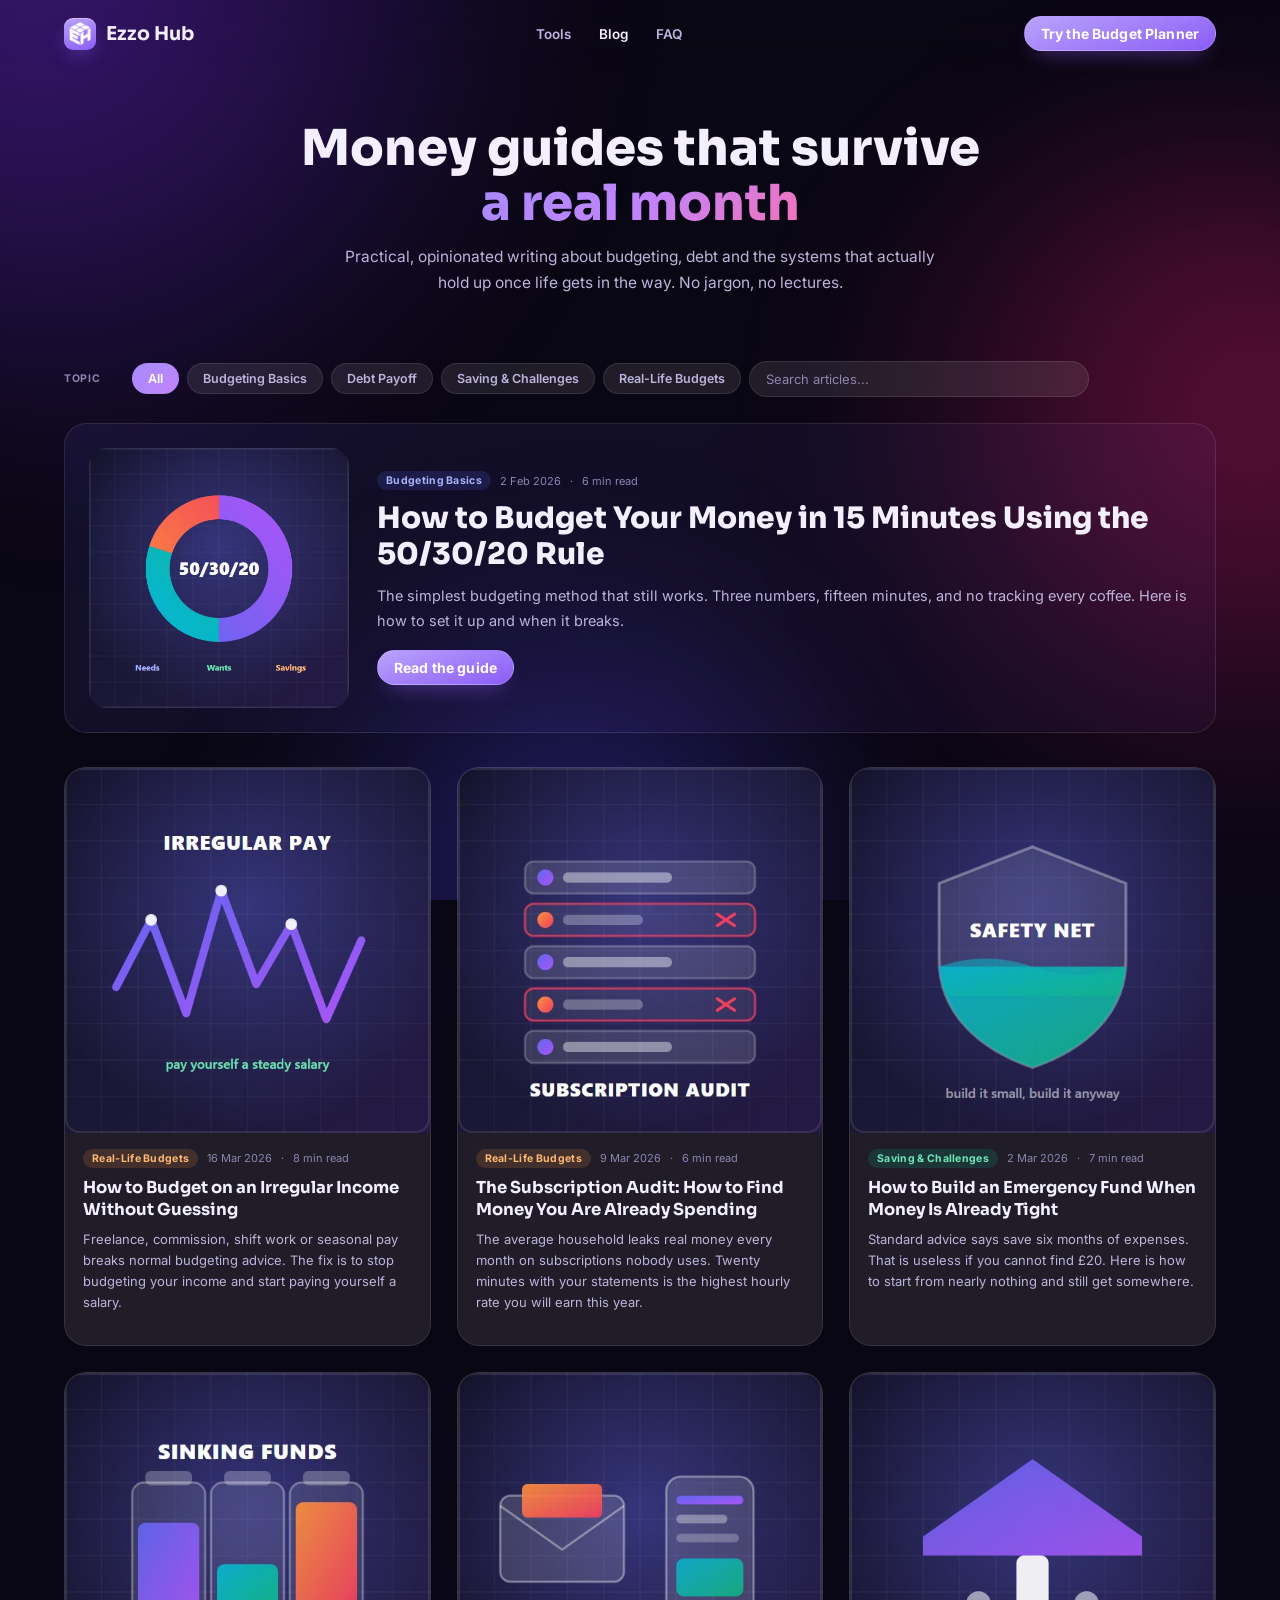
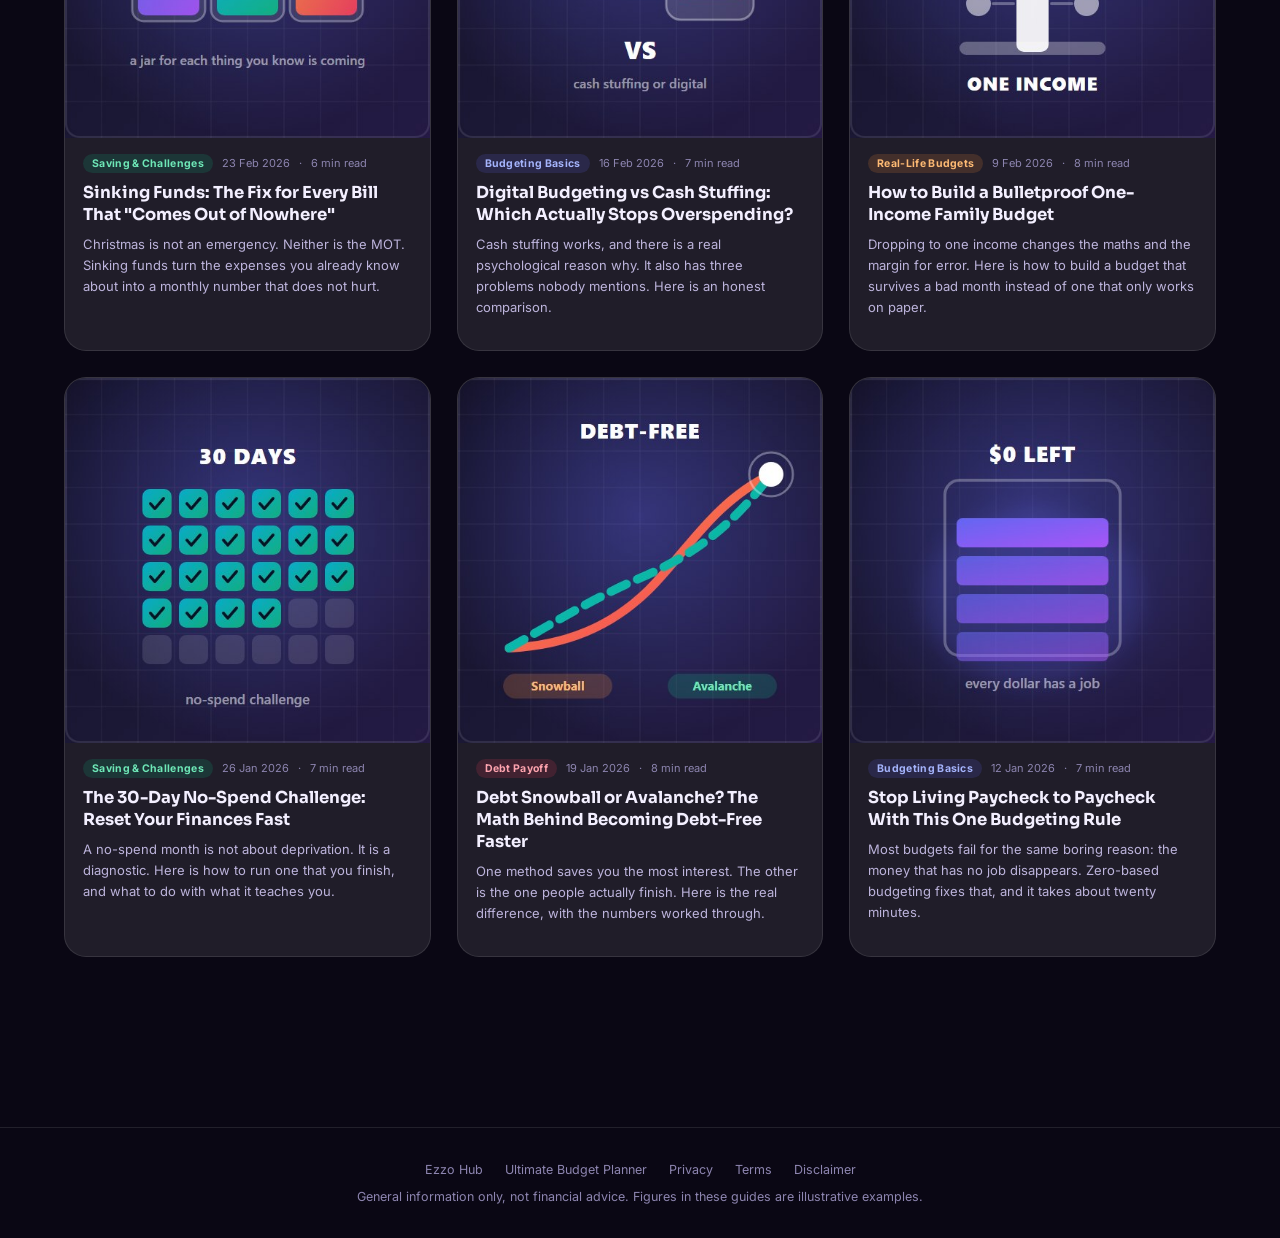
<file: blog.html>
<!DOCTYPE html>
<html lang="en" data-theme="dark">
<head>
  <meta charset="UTF-8" />
  <meta name="viewport" content="width=device-width, initial-scale=1.0" />
  <title>Budgeting Guides &amp; Money Advice | Ezzo Hub Blog</title>
  <meta name="description" content="Practical budgeting guides from Ezzo Hub: zero-based budgeting, debt payoff, sinking funds, no-spend challenges and real-world money systems that hold up." />
  <meta name="keywords" content="budgeting blog, zero-based budgeting, debt snowball, debt avalanche, sinking funds, no spend challenge, 50/30/20 rule, budgeting tips" />
  <meta property="og:site_name" content="Ezzo Hub" />
  <meta property="og:title" content="Budgeting Guides &amp; Money Advice | Ezzo Hub Blog" />
  <meta property="og:description" content="Practical, opinionated writing about budgeting, debt and the money systems that survive a real month." />
  <meta property="og:type" content="website" />
  <meta property="og:url" content="https://ezzohub.com/blog" />
  <meta name="twitter:card" content="summary_large_image" />
  <link rel="canonical" href="https://ezzohub.com/blog" />
  <script type="application/ld+json">
  {
    "@context": "https://schema.org",
    "@type": "Blog",
    "name": "Ezzo Hub Blog",
    "url": "https://ezzohub.com/blog",
    "description": "Practical budgeting and personal finance guides from Ezzo Hub.",
    "publisher": { "@type": "Organization", "name": "Ezzo Hub", "url": "https://ezzohub.com/" }
  }
  </script>
  <link rel="preconnect" href="https://fonts.googleapis.com" />
  <link rel="preconnect" href="https://fonts.gstatic.com" crossorigin />
  <link href="https://fonts.googleapis.com/css2?family=Sora:wght@400;500;600;700;800&family=Inter:wght@400;500;600;700&display=swap" rel="stylesheet" />
  <link rel="stylesheet" href="style.css?v=20261190" />
  <link rel="stylesheet" href="blog.css?v=20261190" />
  <link rel="stylesheet" href="site.css?v=20261212" />
</head>
<body>
  <!-- Same animated field as the rest of the marketing pages, so the blog
       reads as part of the site rather than a bolted-on subdomain. -->
  <div class="backdrop" aria-hidden="true">
    <div class="blob blob-a"></div>
    <div class="blob blob-b"></div>
    <div class="blob blob-c"></div>
  </div>

  <nav class="bl-nav">
    <a class="wordmark" href="/">
      <div class="wordmark-icon site-mark"><img src="branding/ezzo-mark-white.png" alt="" width="20" height="20" /></div>
      Ezzo Hub
    </a>
    <div class="bl-nav-links">
      <a href="/#tools">Tools</a>
      <a href="/blog" aria-current="page">Blog</a>
      <a href="/#faq">FAQ</a>
    </div>
    <div>
      <a href="/budgetplanner" class="btn btn-primary btn-sm eh-shine">Try the Budget Planner</a>
    </div>
  </nav>

  <main class="bl-wrap" id="blogRoot"></main>

  <footer class="bl-footer">
    <p>
      <a href="/">Ezzo Hub</a>
      <a href="/budgetplanner">Ultimate Budget Planner</a>
      <a href="/privacy">Privacy</a>
      <a href="/terms">Terms</a>
      <a href="/disclaimer">Disclaimer</a>
    </p>
    <p style="margin-top:12px">General information only, not financial advice. Figures in these guides are illustrative examples.</p>
  </footer>

  <script src="analytics.js?v=20261250"></script>
  <script src="affiliate.js?v=20261250"></script>
  <script src="blog-posts.js?v=20261190"></script>
  <script src="blog.js?v=20261190"></script>
</body>
</html>
</file>
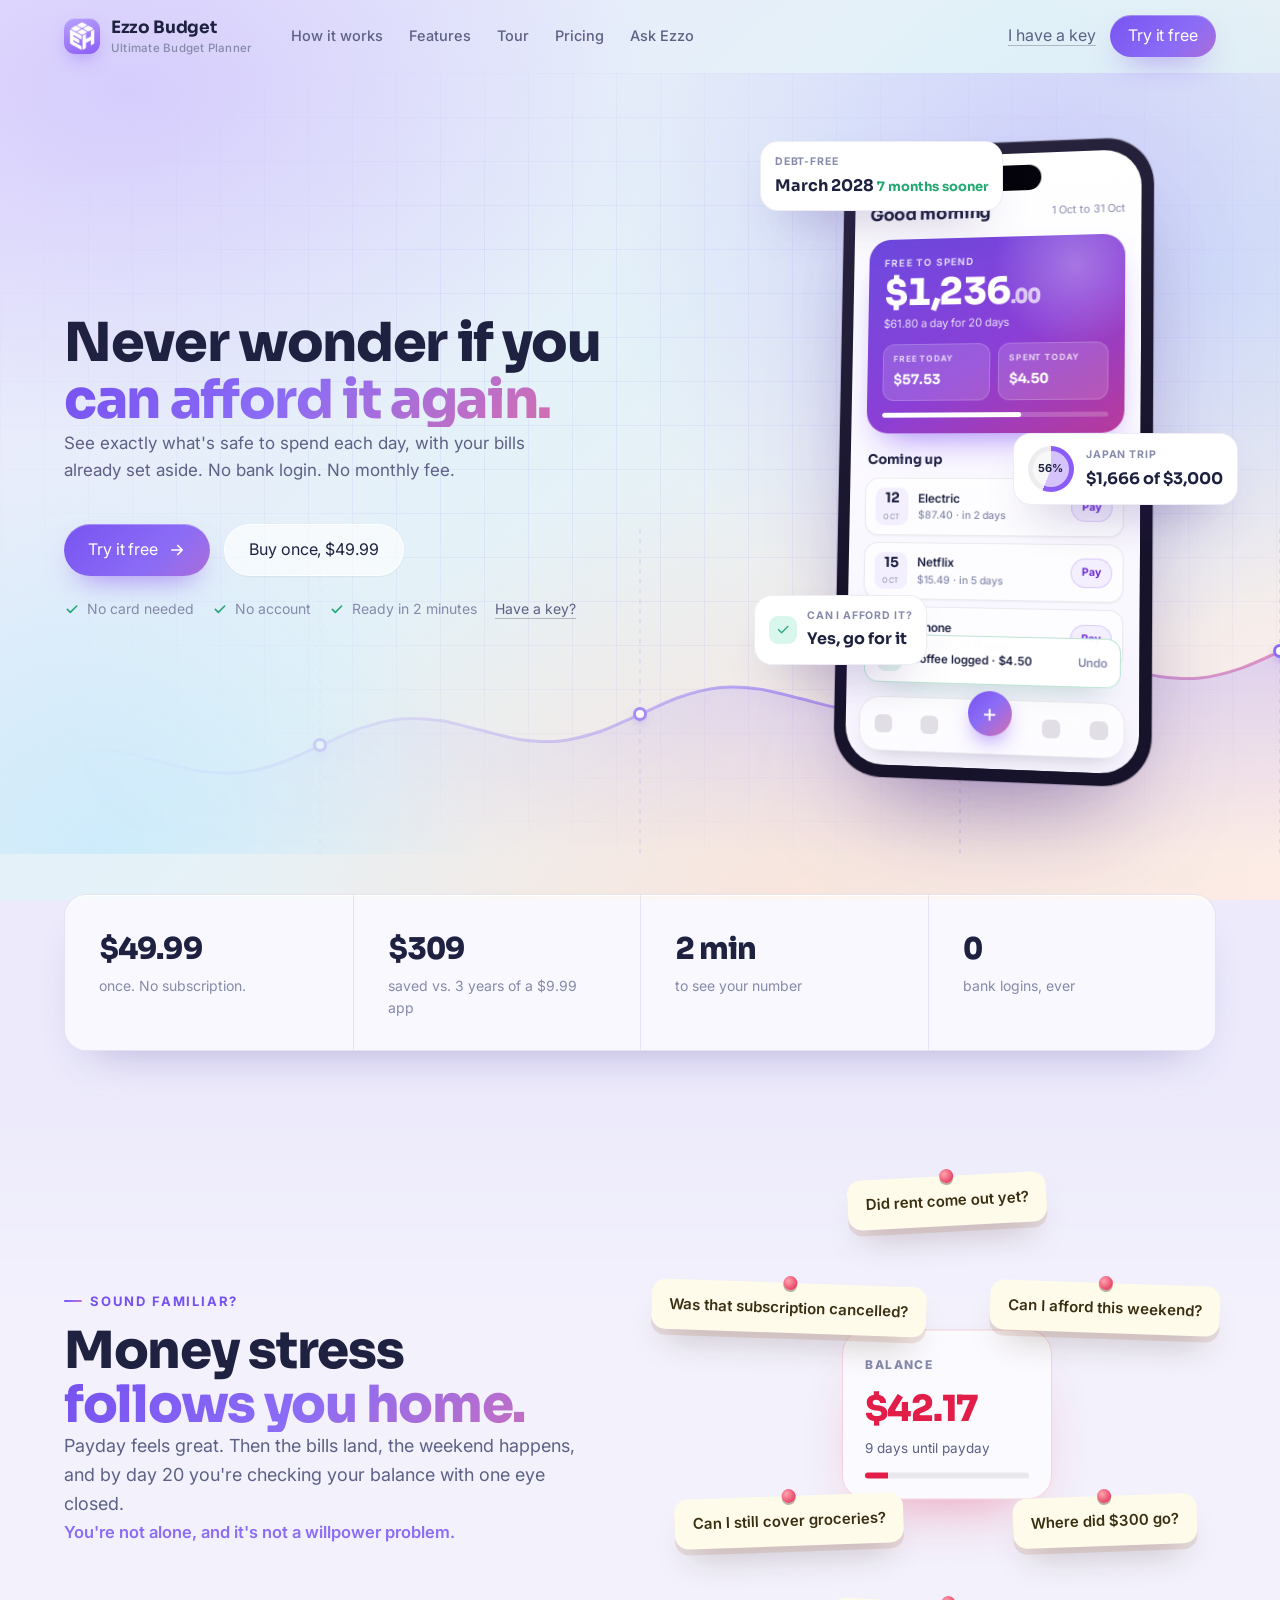
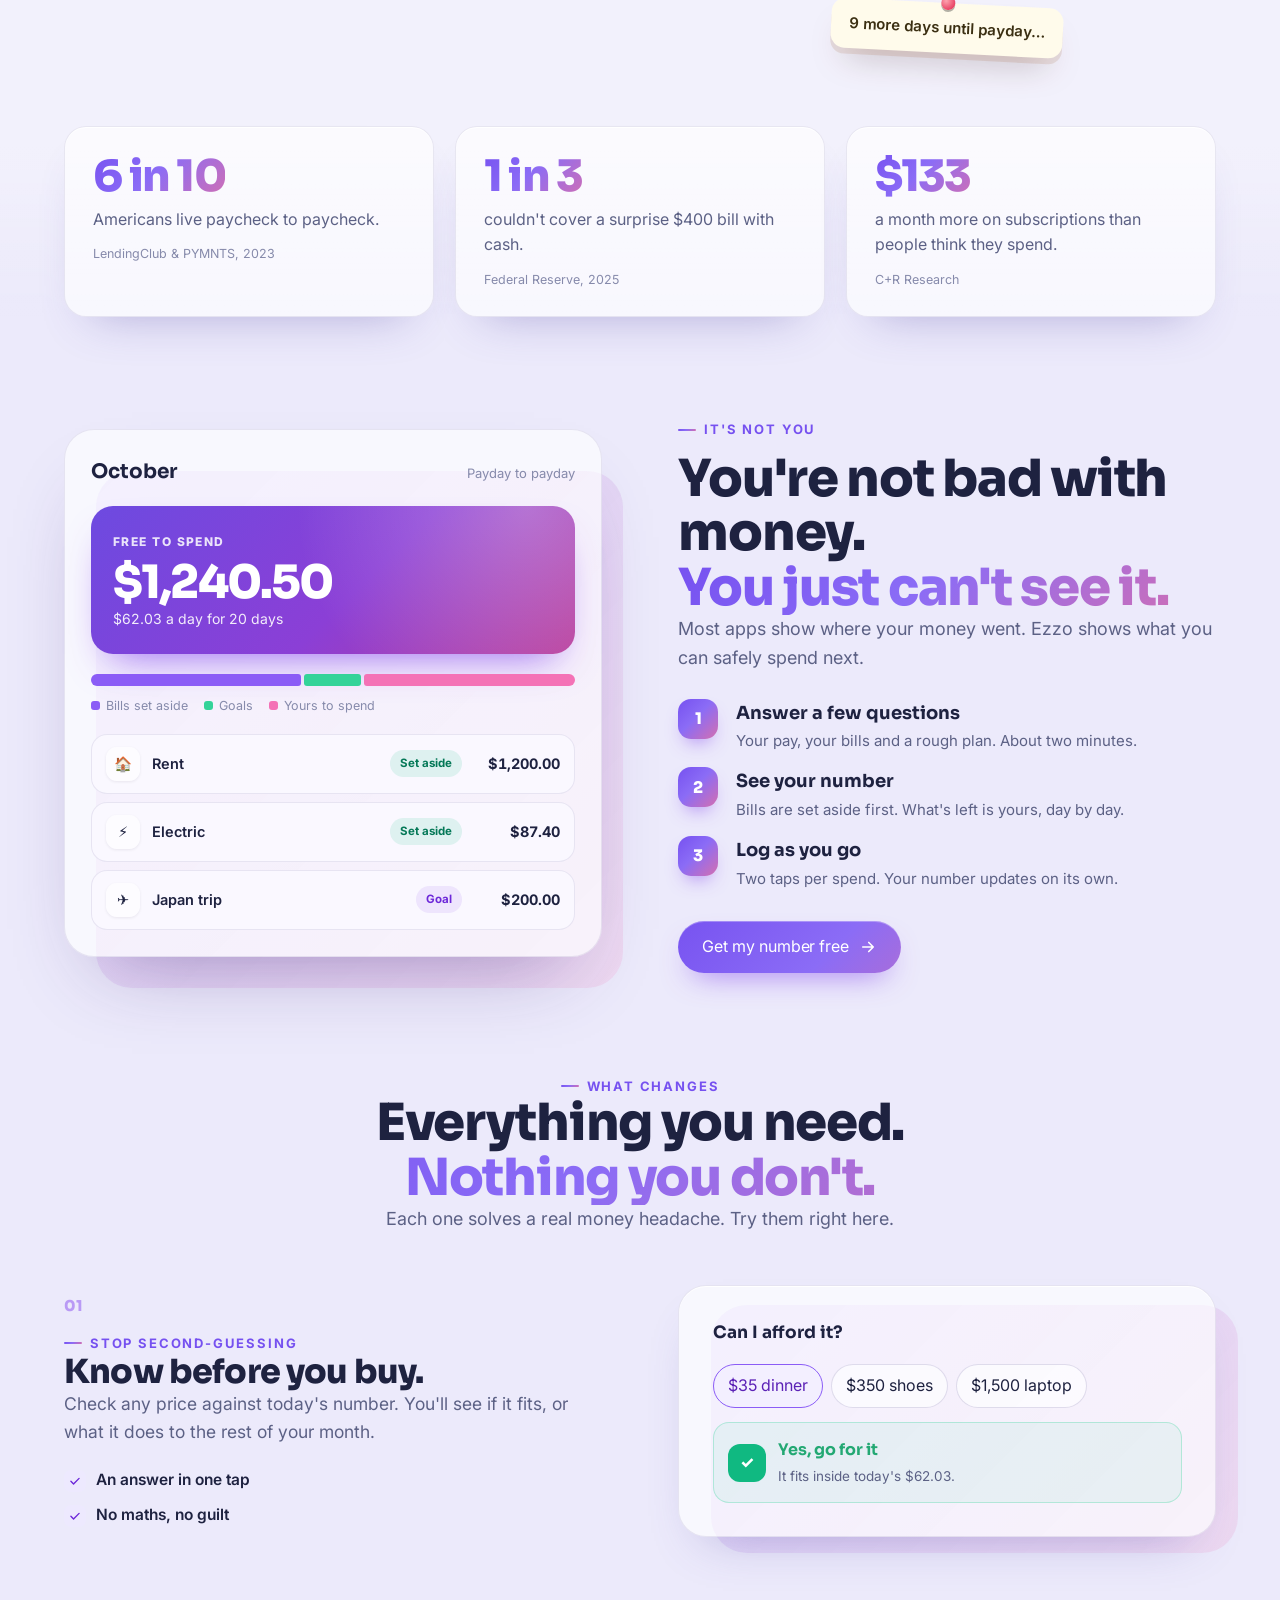
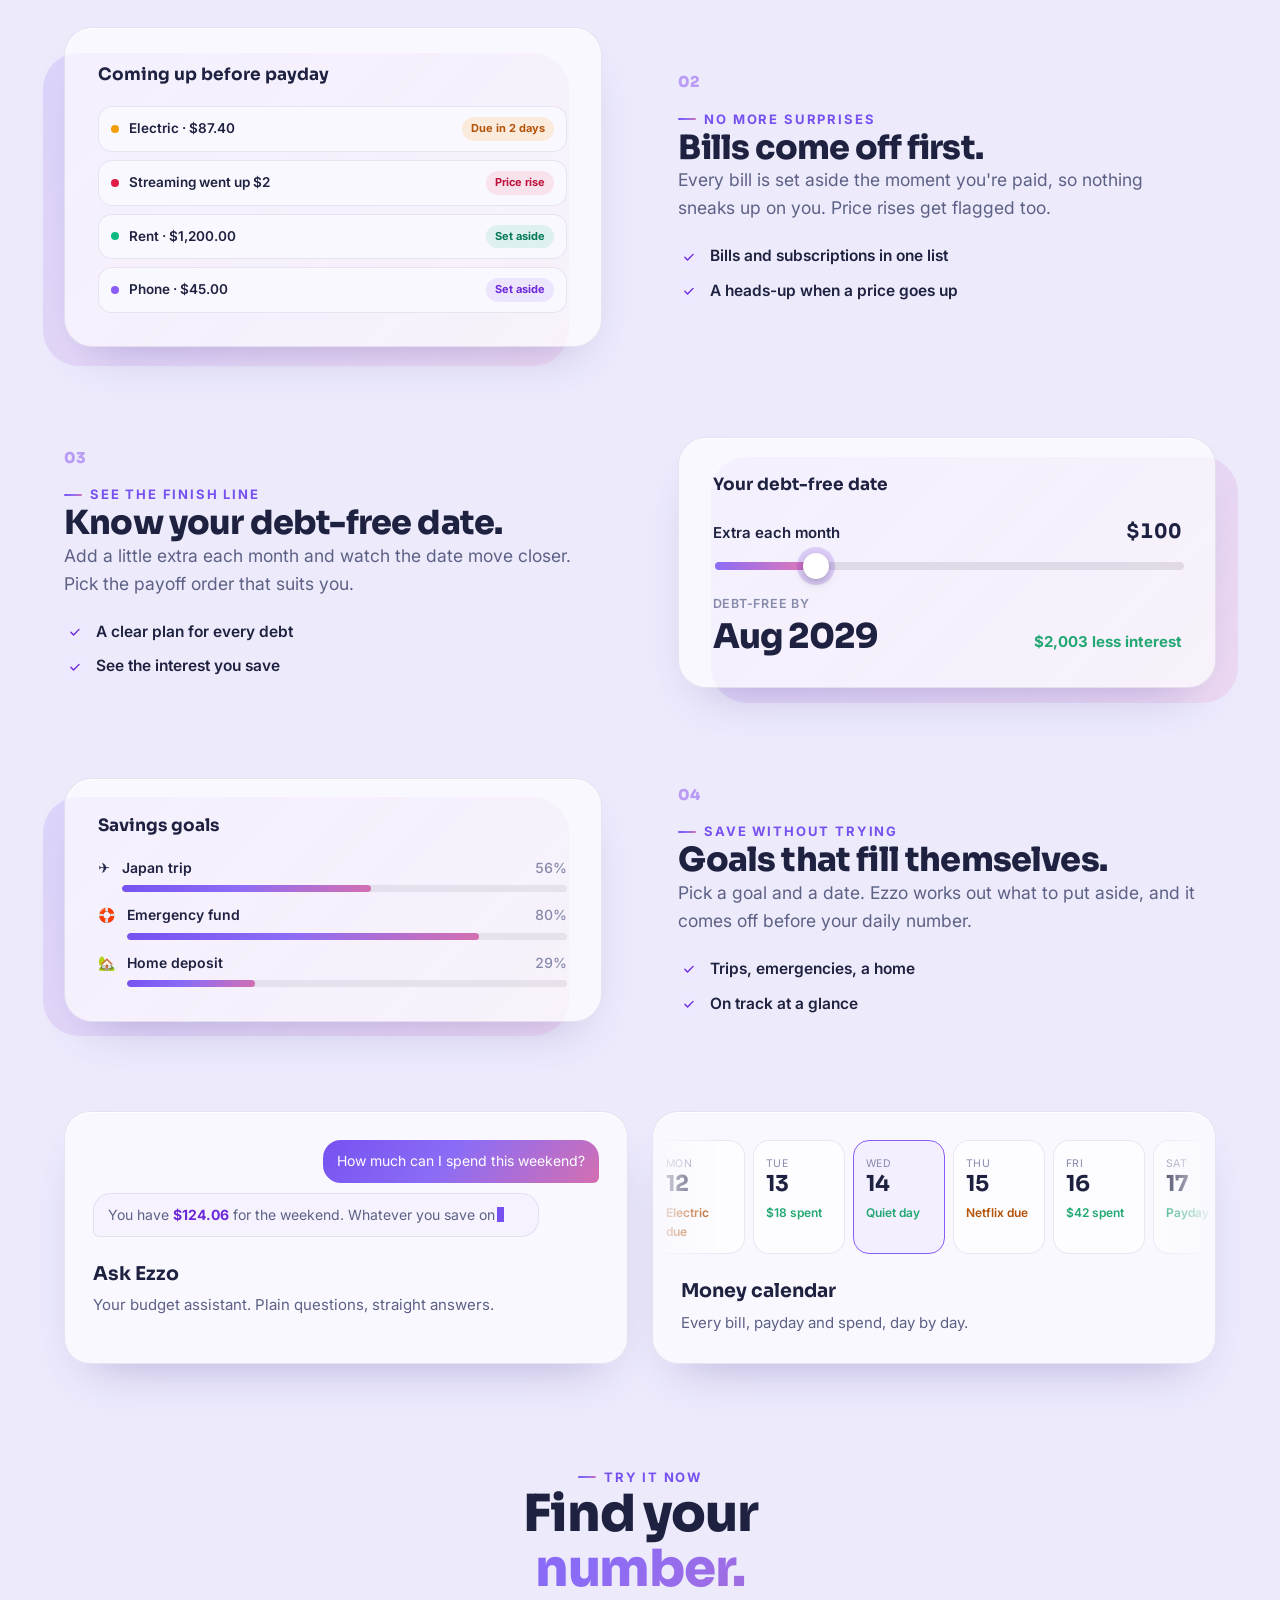
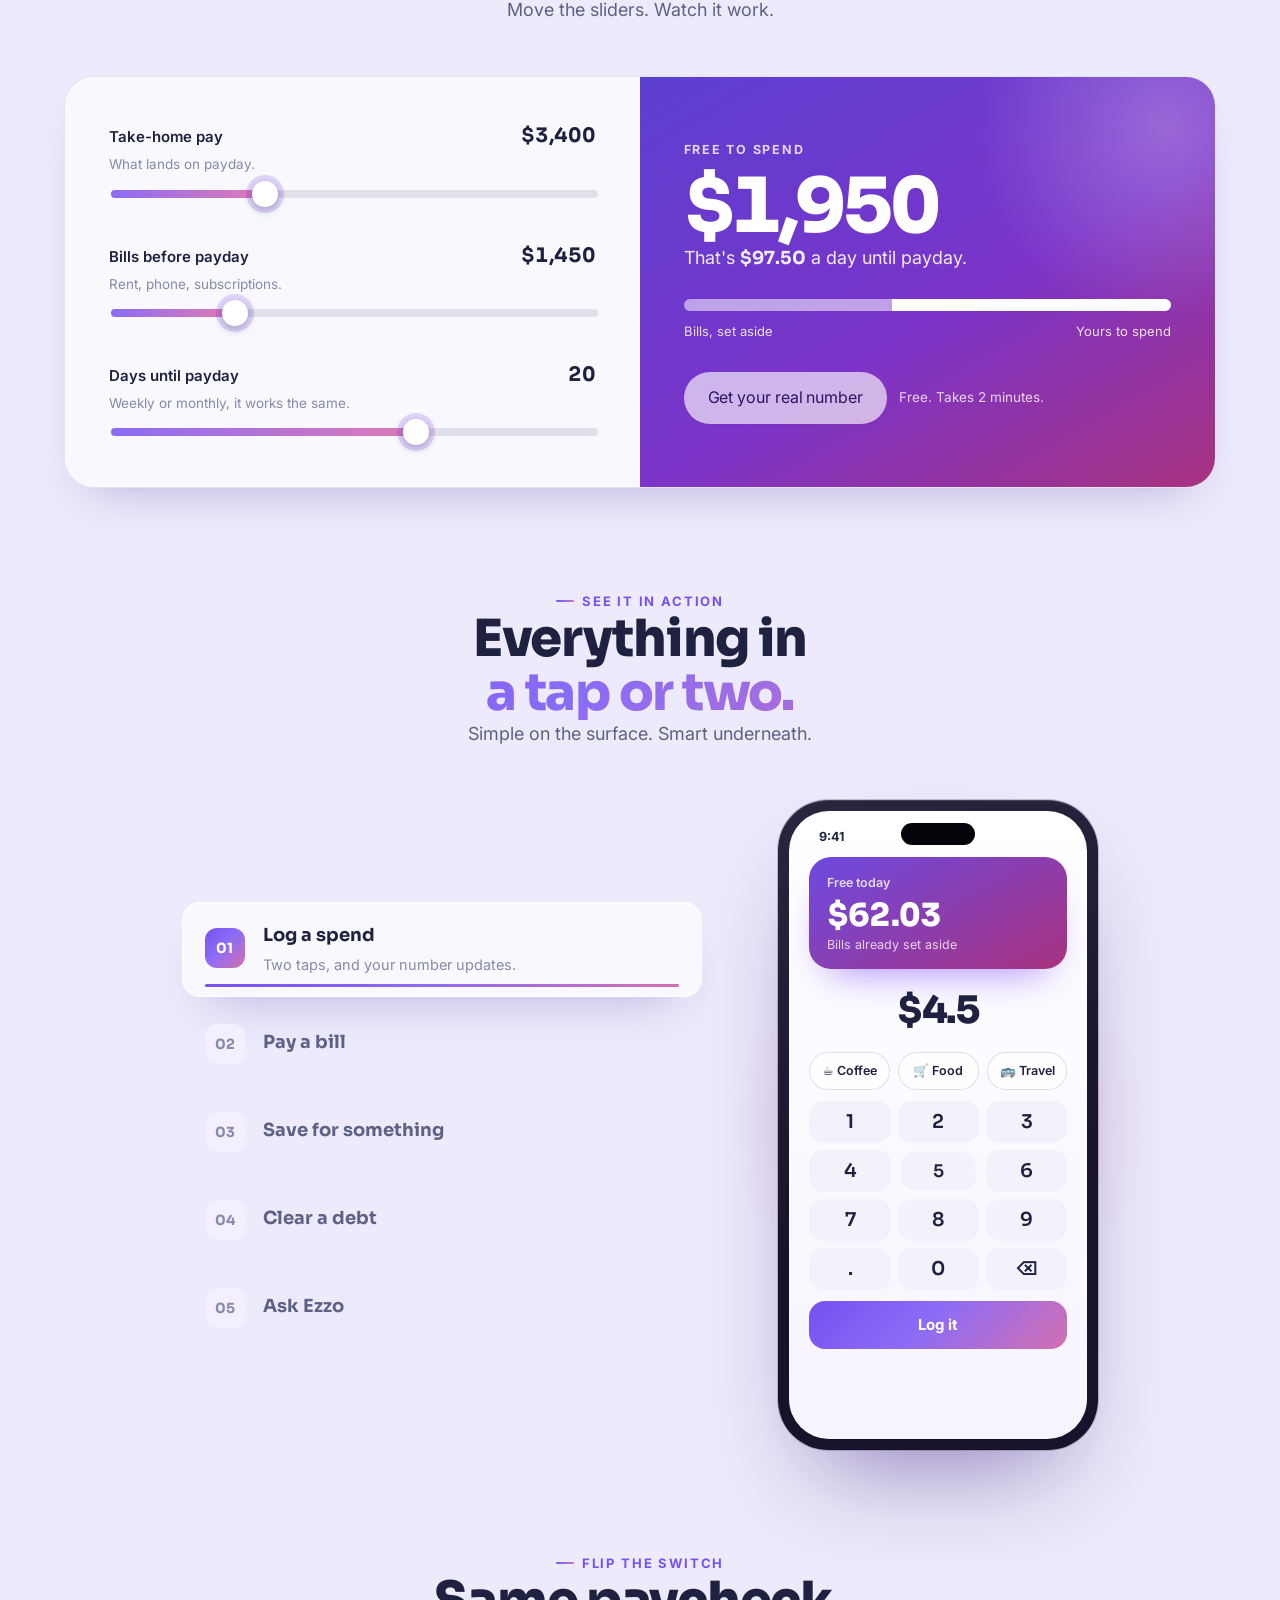
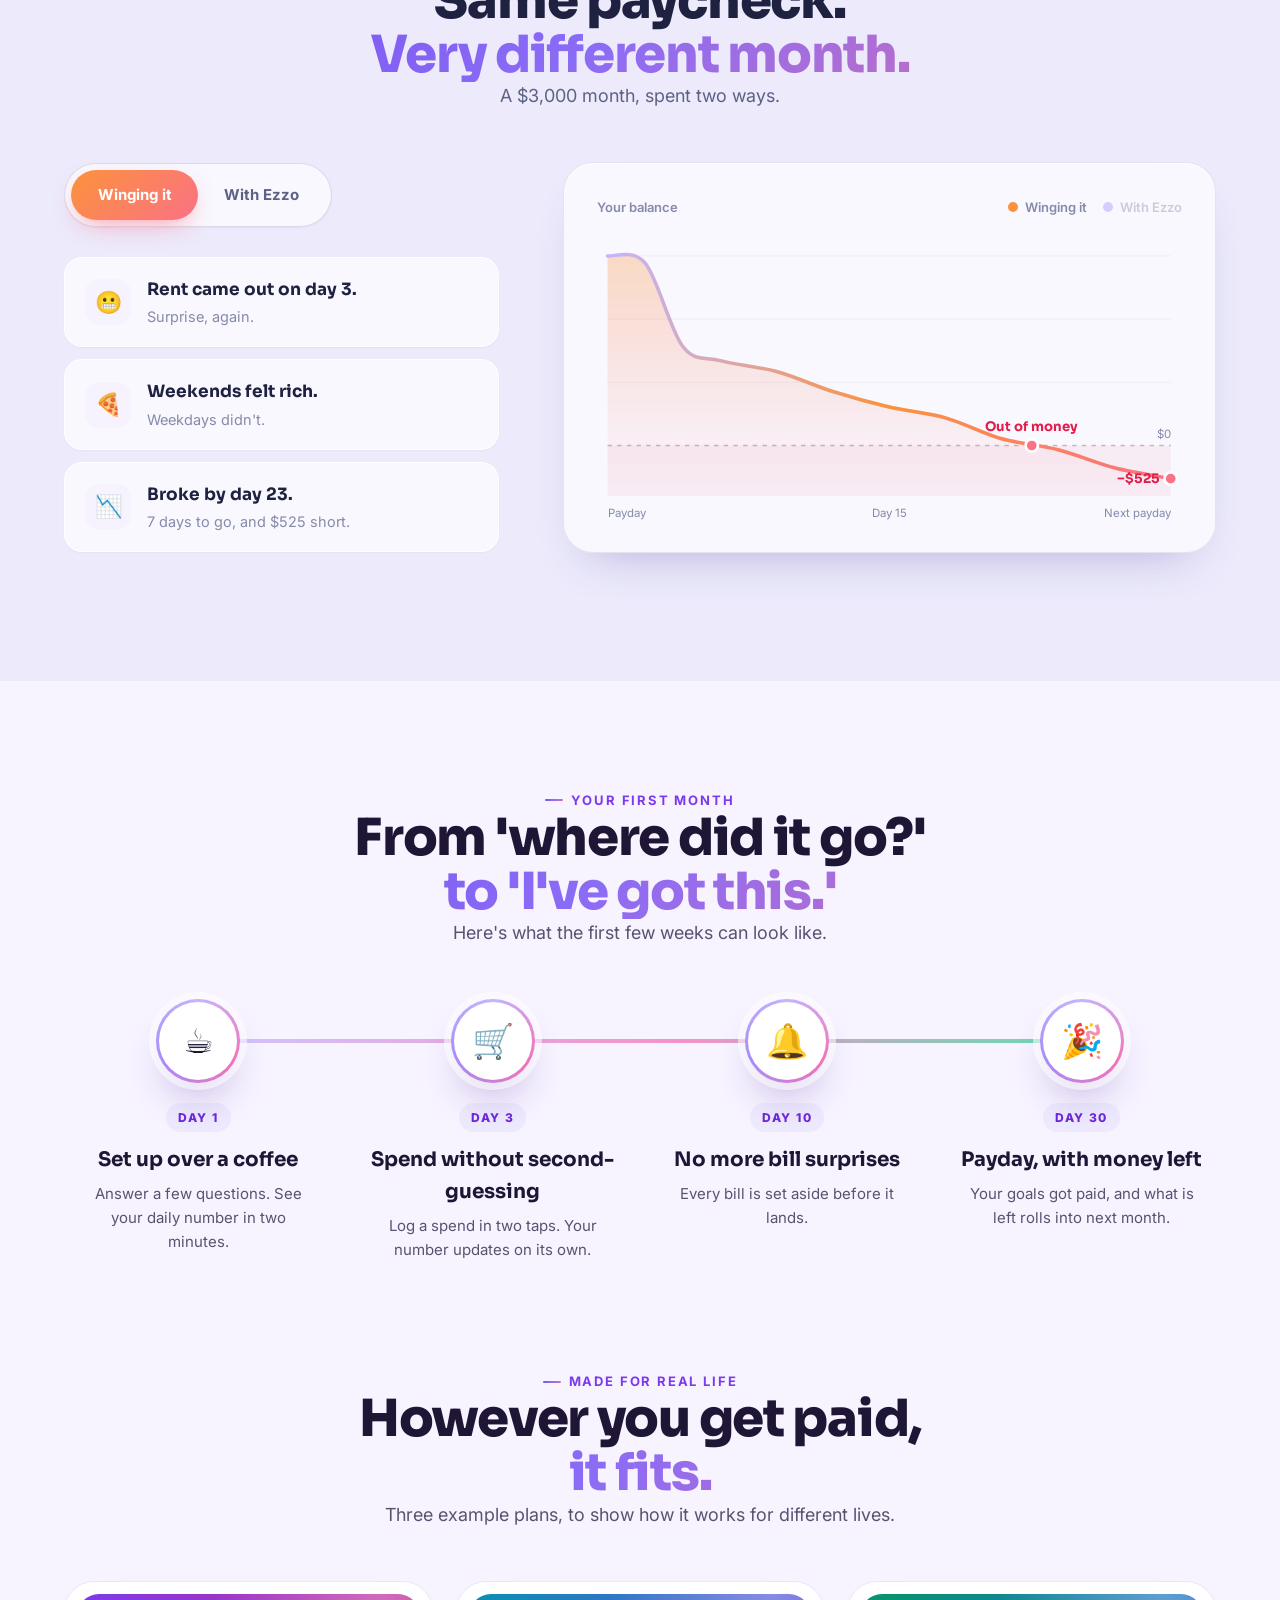
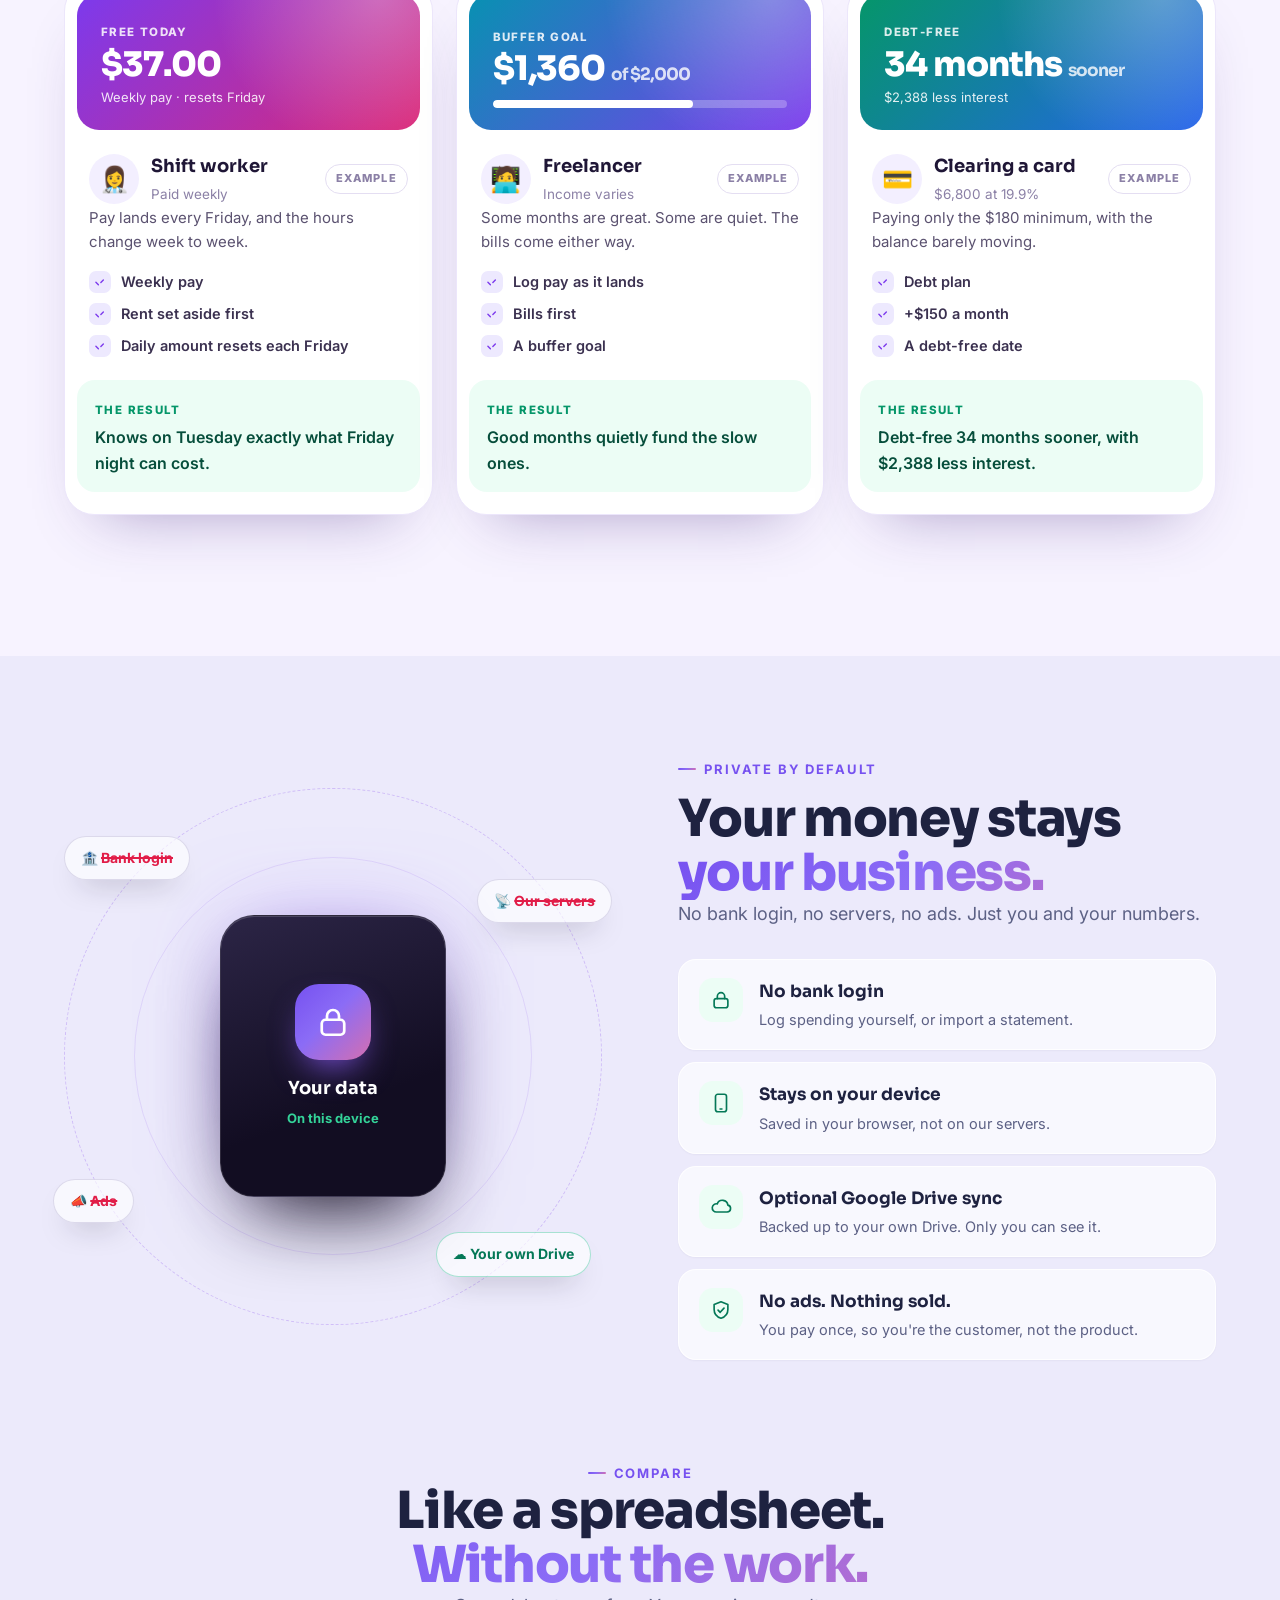
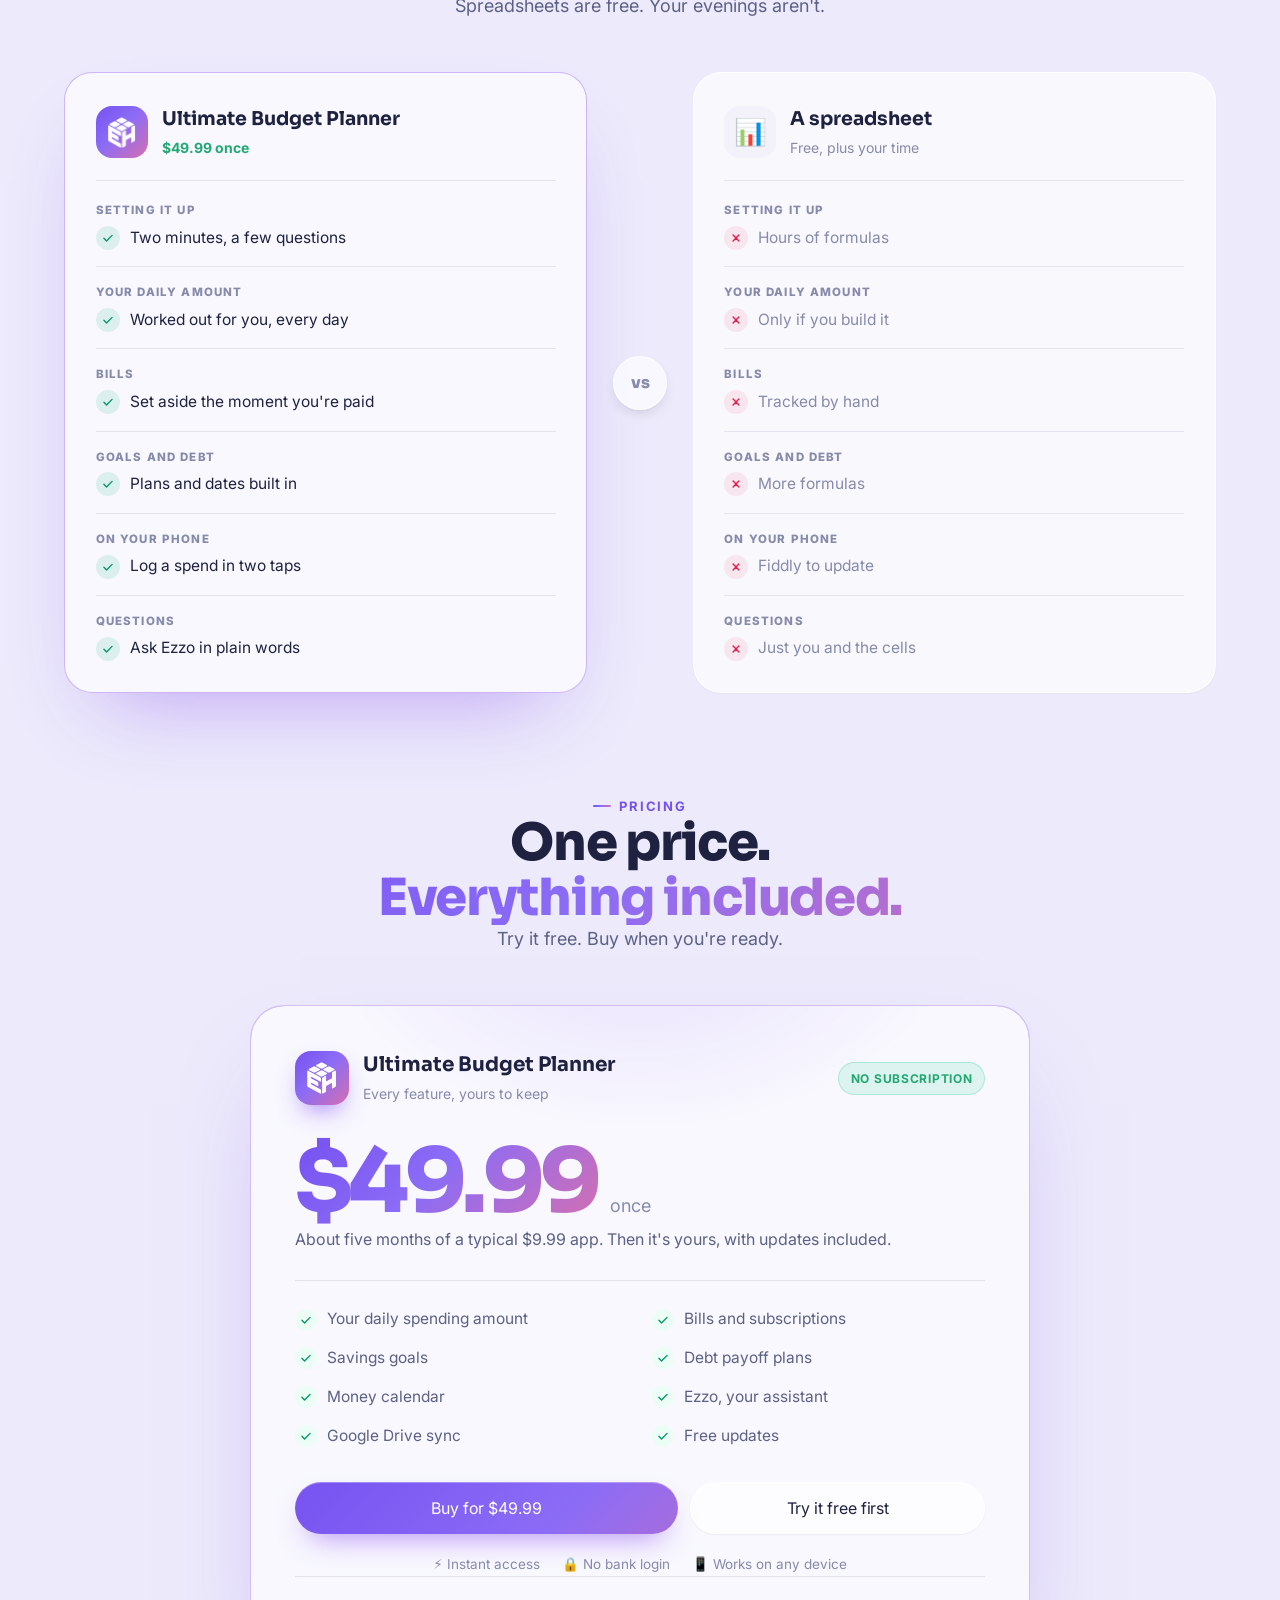
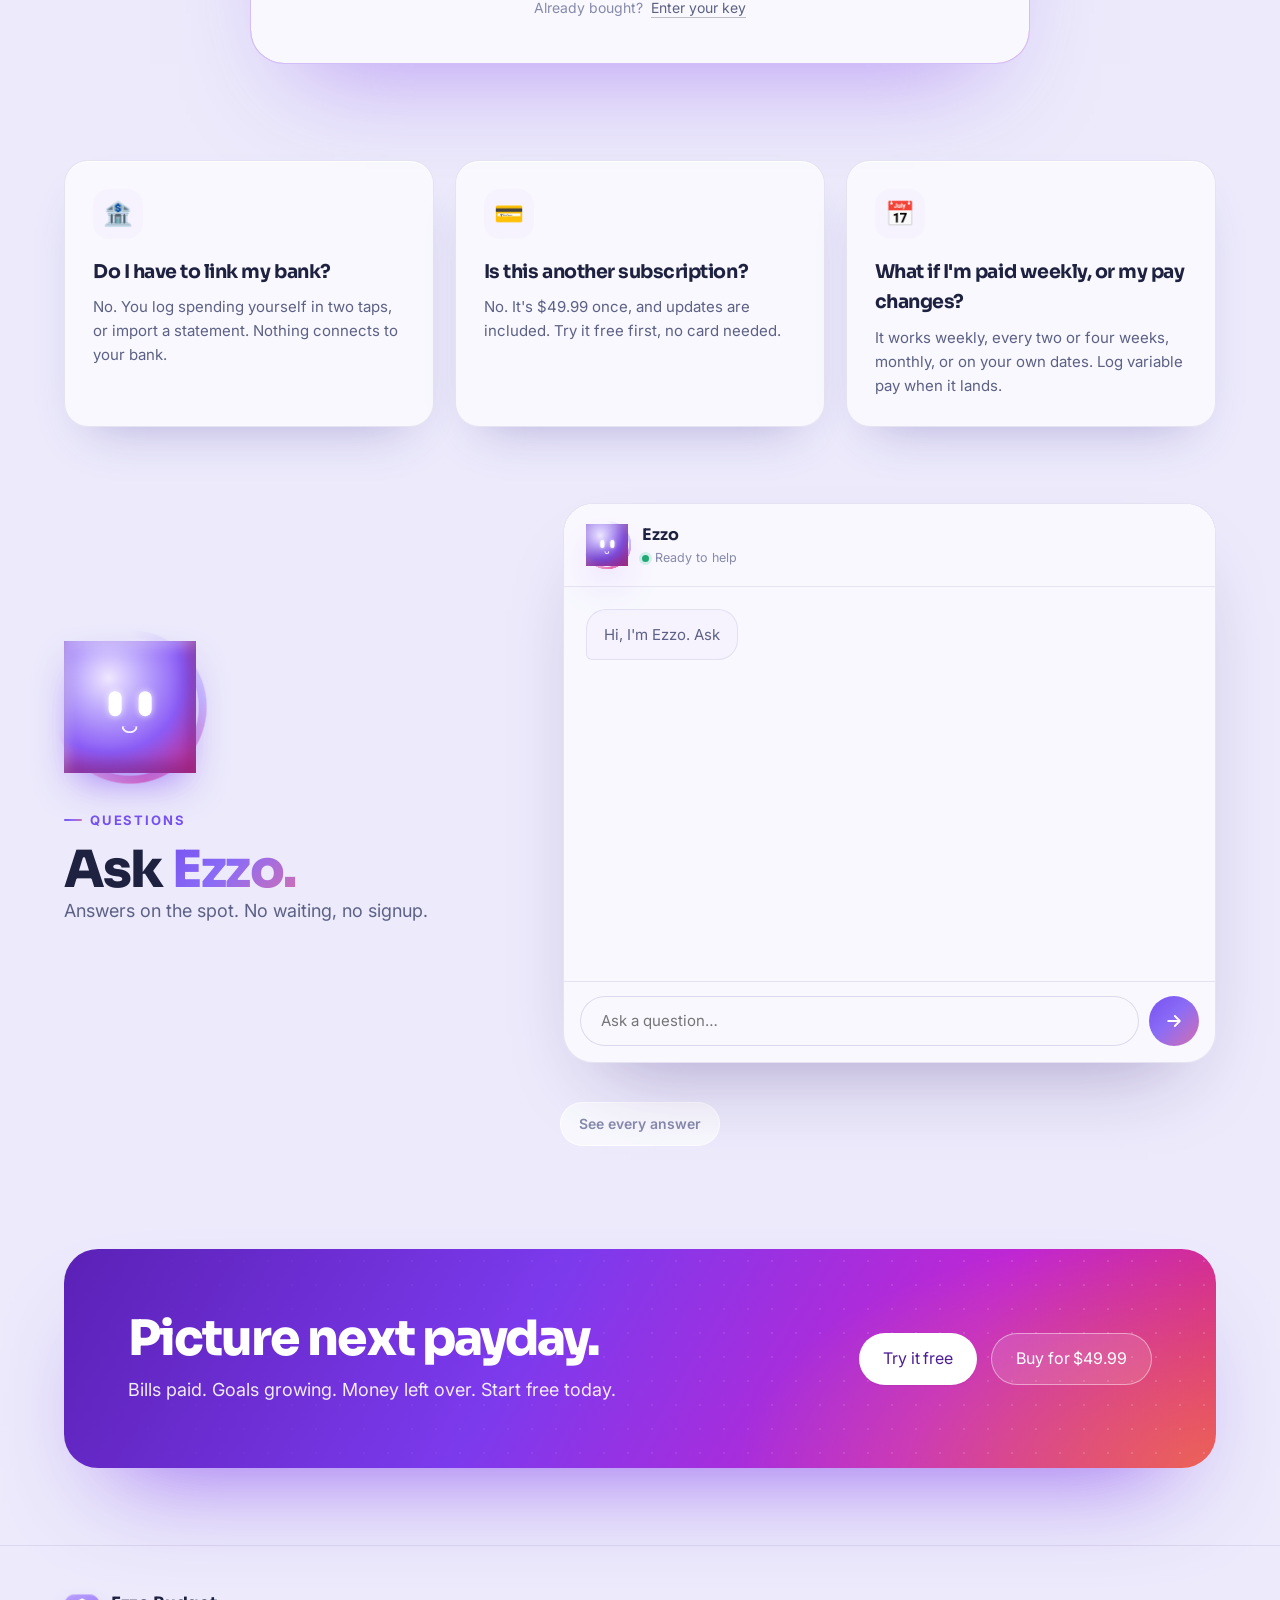
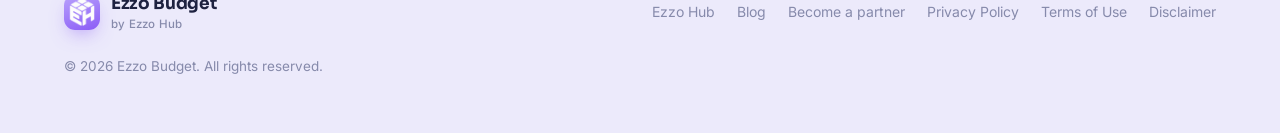
<file: budgetplanner.html>
<!DOCTYPE html>
<html lang="en" data-theme="dark">
<head>
  <meta charset="UTF-8" />
  <meta name="viewport" content="width=device-width, initial-scale=1.0" />
  <title>Ultimate Budget Planner | Paycheck Budget App, No Subscription | Ezzo Budget</title>
  <meta name="description" content="Know what's safe to spend, every day. Bills set aside first, goals and debt on a plan. No bank login, no subscription. Try it free." />
  <meta name="keywords" content="budget planner, paycheck budget app, budget app no subscription, daily spending allowance, bill tracker, debt payoff planner, savings goal tracker, budget planner without bank login, one time purchase budget app, zero based budget alternative" />
  <meta name="robots" content="index, follow, max-image-preview:large" />
  <link rel="canonical" href="https://ezzohub.com/budgetplanner" />
  <meta name="theme-color" content="#fbfaff" />
  <meta property="og:type" content="product" />
  <meta property="og:site_name" content="Ezzo Hub" />
  <meta property="og:title" content="Ultimate Budget Planner: know what's safe to spend, every day" />
  <meta property="og:description" content="Your bills set aside, your daily amount worked out, your goals and debts on a plan. No bank login, no subscription. Try it free." />
  <meta property="og:url" content="https://ezzohub.com/budgetplanner" />
  <meta property="product:price:amount" content="49.99" />
  <meta property="product:price:currency" content="USD" />
  <meta name="twitter:card" content="summary_large_image" />
  <meta name="twitter:title" content="Ultimate Budget Planner: know what's safe to spend, every day" />
  <meta name="twitter:description" content="Bills set aside, a daily amount that lasts until payday, goals and debt payoff. No bank login, one payment. Try it free." />
  <link rel="icon" type="image/png" href="branding/ezzo-logo-120.png" />
  <script type="application/ld+json">
  {
    "@context": "https://schema.org",
    "@type": "SoftwareApplication",
    "name": "Ultimate Budget Planner",
    "alternateName": "Ezzo Budget",
    "applicationCategory": "FinanceApplication",
    "operatingSystem": "Any (runs in a web browser)",
    "url": "https://ezzohub.com/budgetplanner",
    "description": "A budget planner that sets your bills aside and shows what you can spend each day until payday, with bills and subscriptions, savings goals, debt payoff, a money calendar, savings challenges and a budget assistant. No bank login and no subscription.",
    "featureList": ["Free to spend and a daily amount until payday", "Bills and subscriptions set aside before they are due", "Can I afford it? purchase check", "Savings goals with a monthly amount", "Debt payoff with snowball and avalanche", "Money calendar", "Savings challenges", "Budget assistant", "Bank statement import (CSV or PDF)", "Optional sync to your own Google Drive"],
    "offers": {
      "@type": "Offer",
      "price": "49.99",
      "priceCurrency": "USD",
      "availability": "https://schema.org/InStock",
      "url": "https://ezzohub.com/budgetplanner#pricing"
    },
    "publisher": { "@type": "Organization", "name": "Ezzo Hub", "url": "https://ezzohub.com/" }
  }
  </script>
  <script type="application/ld+json">
  {"@context": "https://schema.org", "@type": "FAQPage", "mainEntity": [{"@type": "Question", "name": "What is the Ultimate Budget Planner?", "acceptedAnswer": {"@type": "Answer", "text": "A budget planner that shows what's safe to spend until payday, with your bills already set aside. It also covers bills, goals, debt, a calendar, savings challenges and Ezzo, your budget assistant."}}, {"@type": "Question", "name": "How does the daily amount work?", "acceptedAnswer": {"@type": "Answer", "text": "It takes your pay, sets your bills aside first, then spreads what's left across the days until payday. Spend less today and tomorrow's amount grows."}}, {"@type": "Question", "name": "Can I try it for free?", "acceptedAnswer": {"@type": "Answer", "text": "Yes. The free demo has every feature, so you can set it up with your own numbers and see your real daily amount. No card or account needed."}}, {"@type": "Question", "name": "Is it a subscription?", "acceptedAnswer": {"@type": "Answer", "text": "It's one payment of $49.99, not a subscription. Updates are included."}}, {"@type": "Question", "name": "Do I need to connect my bank?", "acceptedAnswer": {"@type": "Answer", "text": "No. You log spending yourself, or import a bank statement as a CSV or PDF."}}, {"@type": "Question", "name": "Where is my data stored?", "acceptedAnswer": {"@type": "Answer", "text": "On your device. In the full planner you can also sync it to your own Google Drive. It's never stored on our servers."}}, {"@type": "Question", "name": "Does it work on my phone?", "acceptedAnswer": {"@type": "Answer", "text": "Yes, in any modern browser on any device. Add it to your home screen and it opens like an app."}}, {"@type": "Question", "name": "How do I unlock it after buying?", "acceptedAnswer": {"@type": "Answer", "text": "You'll get a license key. Tap \"I have a key\", paste it in, and the full planner opens. Your demo setup stays where it is."}}, {"@type": "Question", "name": "What if I'm paid weekly, or my pay changes?", "acceptedAnswer": {"@type": "Answer", "text": "It works weekly, every two or four weeks, monthly, or on your own dates. If your pay varies, just log it when it lands."}}, {"@type": "Question", "name": "Can I get my data out?", "acceptedAnswer": {"@type": "Answer", "text": "Yes. Export your transactions to a CSV file any time."}}, {"@type": "Question", "name": "Which languages does it support?", "acceptedAnswer": {"@type": "Answer", "text": "The planner is in English. It can still read bank statements in several other languages."}}, {"@type": "Question", "name": "Who is Ezzo?", "acceptedAnswer": {"@type": "Answer", "text": "Ezzo is the assistant built into the planner. Ask in plain words, like \"Can I afford a $35 dinner?\", and get a straight answer."}}]}
  </script>
  <link rel="preconnect" href="https://fonts.googleapis.com" />
  <link rel="preconnect" href="https://fonts.gstatic.com" crossorigin />
  <link href="https://fonts.googleapis.com/css2?family=Sora:wght@400;500;600;700;800&family=Inter:wght@400;500;600;700&family=IBM+Plex+Mono:wght@400;500;600;700&family=Courier+Prime:wght@400;700&family=Playfair+Display:wght@600;700;800&family=Orbitron:wght@500;600;700;800&display=swap" rel="stylesheet" />
  <link rel="stylesheet" href="style.css?v=20261190" />
  <link rel="stylesheet" href="landing.css?v=20261218" />
  <script>
    // Runs synchronously before any content is parsed, so everything below
    // paints exactly once, in the right theme and on the right view. Without
    // this the page visibly steps through: static default -> saved/requested
    // theme, and hub view -> tool view, which reads as a slow, broken load.
    (function () {
      var VALID_THEMES = ['light', 'peachy', 'dark', 'synthwave', 'vintage-ledger', 'terminal', 'jolly', 'frosty'];
      var params = new URLSearchParams(location.search);
      // The Simple planner is retired. Old Simple demo and redeem links open
      // Ultimate instead, rewritten before script.js reads the address.
      if (params.get('trial') === 'sbp' || params.get('redeem') === 'sbp') {
        if (params.get('trial') === 'sbp') params.set('trial', 'ubp');
        if (params.get('redeem') === 'sbp') params.set('redeem', 'ubp');
        try { history.replaceState(null, '', location.pathname + '?' + params.toString() + location.hash); } catch (e) {}
      }
      var trial = params.get('trial');
      var isDeepLink = (trial === 'sbp' || trial === 'ubp') &&
                       localStorage.getItem('evobudget_' + trial + '_unlocked') !== '1';

      // A demo link's &theme= is the planner theme that visitor should get.
      // Persist it immediately: script.js's initTheme() reads localStorage, so
      // without this it would fall back to the default and clobber the
      // requested theme mid-load before the deep-link handler set it back.
      var reqTheme = isDeepLink ? (params.get('theme') || '').toLowerCase() : '';
      if (reqTheme && VALID_THEMES.indexOf(reqTheme) !== -1) {
        try { localStorage.setItem('evobudget_theme', reqTheme); } catch (e) {}
      }
      // Only a deep-link opens a planner directly, so only it shows the
      // planner's theme. Every other load lands on the tools menu, which is
      // site chrome and always uses the site theme, whatever the visitor
      // has chosen inside SBP/UBP.
      document.documentElement.setAttribute(
        'data-theme',
        isDeepLink ? (localStorage.getItem('evobudget_theme') || 'dark') : 'dark'
      );

      if (!isDeepLink) return;
      // SBP opens in-page, so pre-swap straight to the tool view - the hub is
      // hardcoded is-active below and would otherwise paint first. UBP leaves
      // for another page entirely, so just hold the shell back until it does.
      document.documentElement.classList.add(trial === 'sbp' ? 'deeplink-sbp' : 'deeplink-away');
      // Safety net: never let a failure upstream leave the page stuck.
      setTimeout(function () {
        document.documentElement.classList.remove('deeplink-sbp', 'deeplink-away');
      }, 3000);
    })();
  </script>
  <style>
    html.deeplink-sbp #view-hub { display: none !important; }
    html.deeplink-sbp #view-budget { display: flex !important; }
    html.deeplink-away #app { visibility: hidden; }
  </style>
</head>
<body>

  <!-- Ambient gradient backdrop -->
  <div class="backdrop" aria-hidden="true">
    <div class="blob blob-a"></div>
    <div class="blob blob-b"></div>
    <div class="blob blob-c"></div>
  </div>

  <div class="app" id="app">

    <!-- ═══════════════════ HUB VIEW: the product page ═══════════════════ -->
    <div class="view is-active" id="view-hub">
    <div class="lx lx--light" id="lx">

      <!-- ── Navigation ── -->
      <header class="lx-nav" id="lxNav">
        <div class="lx-wrap lx-nav-in">
          <a class="lx-brand" href="/" aria-label="Ezzo Hub home">
            <span class="lx-brand-mark"><img src="branding/ezzo-mark-white.png" alt="" width="28" height="28" /></span>
            <span>Ezzo Budget<small>Ultimate Budget Planner</small></span>
          </a>
          <nav class="lx-nav-links" aria-label="Page sections">
            <a href="#how">How it works</a>
            <a href="#features">Features</a>
            <a href="#tour">Tour</a>
            <a href="#pricing">Pricing</a>
            <a href="#ask">Ask Ezzo</a>
          </nav>
          <div class="lx-nav-end">
            <button class="lx-link" type="button" data-open="ubp">I have a key</button>
            <button class="lx-btn lx-btn--primary lx-btn--small" type="button" data-try="ubp">Try it free</button>
            <button class="lx-burger" id="lxBurger" type="button" aria-label="Menu" aria-expanded="false" aria-controls="lxSheet">
              <svg viewBox="0 0 24 24" fill="none" stroke="currentColor" stroke-width="2" stroke-linecap="round"><path d="M4 7h16M4 12h16M4 17h16"/></svg>
            </button>
          </div>
        </div>
        <div class="lx-sheet" id="lxSheet">
          <a href="#how">How it works</a>
          <a href="#features">Features</a>
          <a href="#tour">Tour</a>
          <a href="#pricing">Pricing</a>
          <a href="#ask">Ask Ezzo</a>
          <div class="lx-sheet-btns">
            <button class="lx-btn lx-btn--primary" type="button" data-try="ubp">Try it free</button>
            <button class="lx-btn" type="button" data-open="ubp">I have a key</button>
          </div>
        </div>
      </header>

      <main>
      <!-- ── Hero ── -->
      <section class="lx-hero cl-hero" aria-labelledby="lxTitle">
        <div class="cl-hero-bg" aria-hidden="true"><i></i><i></i><div class="cl-chart"><svg viewBox="0 0 1600 420" preserveAspectRatio="none"><defs><linearGradient id="clChartA" x1="0" y1="0" x2="0" y2="1"><stop offset="0" stop-color="rgba(139,108,246,.22)"/><stop offset="1" stop-color="rgba(139,108,246,0)"/></linearGradient><linearGradient id="clChartL" x1="0" x2="1"><stop offset="0" stop-color="rgba(139,108,246,.35)"/><stop offset=".6" stop-color="rgba(139,108,246,.6)"/><stop offset="1" stop-color="rgba(212,111,176,.7)"/></linearGradient></defs><line class="pay" x1="0" x2="0" y1="40" y2="420"/><line class="pay" x1="400" x2="400" y1="40" y2="420"/><line class="pay" x1="800" x2="800" y1="40" y2="420"/><line class="pay" x1="1200" x2="1200" y1="40" y2="420"/><line class="pay" x1="1600" x2="1600" y1="40" y2="420"/><path class="area" d="M0 330.0 C8.3 326.6 33.3 315.0 50 309.8 C66.7 304.6 83.3 300.3 100 298.8 C116.7 297.3 133.3 298.5 150 300.6 C166.7 302.8 183.3 307.9 200 311.6 C216.7 315.3 233.3 320.4 250 322.6 C266.7 324.7 283.3 325.9 300 324.4 C316.7 322.9 333.3 318.6 350 313.4 C366.7 308.2 383.3 299.9 400 293.2 C416.7 286.5 433.3 278.2 450 273.0 C466.7 267.8 483.3 263.5 500 262.0 C516.7 260.5 533.3 261.7 550 263.8 C566.7 266.0 583.3 271.1 600 274.8 C616.7 278.5 633.3 283.6 650 285.8 C666.7 287.9 683.3 289.1 700 287.6 C716.7 286.1 733.3 281.8 750 276.6 C766.7 271.4 783.3 263.1 800 256.4 C816.7 249.7 833.3 241.4 850 236.2 C866.7 231.0 883.3 226.7 900 225.2 C916.7 223.7 933.3 224.9 950 227.0 C966.7 229.2 983.3 234.3 1000 238.0 C1016.7 241.7 1033.3 246.8 1050 249.0 C1066.7 251.1 1083.3 252.3 1100 250.8 C1116.7 249.3 1133.3 245.0 1150 239.8 C1166.7 234.6 1183.3 226.3 1200 219.6 C1216.7 212.9 1233.3 204.6 1250 199.4 C1266.7 194.2 1283.3 189.9 1300 188.4 C1316.7 186.9 1333.3 188.1 1350 190.2 C1366.7 192.4 1383.3 197.5 1400 201.2 C1416.7 204.9 1433.3 210.0 1450 212.2 C1466.7 214.3 1483.3 215.5 1500 214.0 C1516.7 212.5 1533.3 208.2 1550 203.0 C1566.7 197.8 1591.7 186.2 1600 182.8 L1600 420 L0 420Z"/><path class="line" d="M0 330.0 C8.3 326.6 33.3 315.0 50 309.8 C66.7 304.6 83.3 300.3 100 298.8 C116.7 297.3 133.3 298.5 150 300.6 C166.7 302.8 183.3 307.9 200 311.6 C216.7 315.3 233.3 320.4 250 322.6 C266.7 324.7 283.3 325.9 300 324.4 C316.7 322.9 333.3 318.6 350 313.4 C366.7 308.2 383.3 299.9 400 293.2 C416.7 286.5 433.3 278.2 450 273.0 C466.7 267.8 483.3 263.5 500 262.0 C516.7 260.5 533.3 261.7 550 263.8 C566.7 266.0 583.3 271.1 600 274.8 C616.7 278.5 633.3 283.6 650 285.8 C666.7 287.9 683.3 289.1 700 287.6 C716.7 286.1 733.3 281.8 750 276.6 C766.7 271.4 783.3 263.1 800 256.4 C816.7 249.7 833.3 241.4 850 236.2 C866.7 231.0 883.3 226.7 900 225.2 C916.7 223.7 933.3 224.9 950 227.0 C966.7 229.2 983.3 234.3 1000 238.0 C1016.7 241.7 1033.3 246.8 1050 249.0 C1066.7 251.1 1083.3 252.3 1100 250.8 C1116.7 249.3 1133.3 245.0 1150 239.8 C1166.7 234.6 1183.3 226.3 1200 219.6 C1216.7 212.9 1233.3 204.6 1250 199.4 C1266.7 194.2 1283.3 189.9 1300 188.4 C1316.7 186.9 1333.3 188.1 1350 190.2 C1366.7 192.4 1383.3 197.5 1400 201.2 C1416.7 204.9 1433.3 210.0 1450 212.2 C1466.7 214.3 1483.3 215.5 1500 214.0 C1516.7 212.5 1533.3 208.2 1550 203.0 C1566.7 197.8 1591.7 186.2 1600 182.8" pathLength="1"/></svg><i class="cl-chart-dot" style="left:0.00%;top:78.57%;animation-delay:0.60s"></i><i class="cl-chart-dot" style="left:25.00%;top:69.81%;animation-delay:1.20s"></i><i class="cl-chart-dot" style="left:50.00%;top:61.05%;animation-delay:1.80s"></i><i class="cl-chart-dot" style="left:75.00%;top:52.29%;animation-delay:2.40s"></i><i class="cl-chart-dot" style="left:100.00%;top:43.52%;animation-delay:3.00s"></i></div></div>
        <div class="lx-wrap lx-hero-grid">
          <div class="lx-hero-copy">
            <h1 class="lx-h1" id="lxTitle">
              <span class="lx-line"><span style="--d:0">Never wonder if you</span></span>
              <span class="lx-line"><span style="--d:1" class="lx-grad-text">can afford it again.</span></span>
            </h1>
            <p class="lx-lead" data-reveal style="--d:3">See exactly what's safe to spend each day, with your bills already set aside. No bank login. No monthly fee.</p>
            <div class="lx-cta-row" data-reveal style="--d:4">
              <button class="lx-btn lx-btn--primary" type="button" data-try="ubp">Try it free <svg viewBox="0 0 24 24" fill="none" stroke="currentColor" stroke-width="2.2" stroke-linecap="round" stroke-linejoin="round"><path d="M5 12h14M13 6l6 6-6 6"/></svg></button>
              <button class="lx-btn" type="button" data-buy="ubp">Buy once, $49.99</button>
            </div>
            <div class="lx-cta-note" data-reveal style="--d:5">
              <span><svg viewBox="0 0 24 24" fill="none" stroke="currentColor" stroke-width="2.4" stroke-linecap="round" stroke-linejoin="round"><path d="m5 12.5 4.5 4.5L19 7.5"/></svg>No card needed</span>
              <span><svg viewBox="0 0 24 24" fill="none" stroke="currentColor" stroke-width="2.4" stroke-linecap="round" stroke-linejoin="round"><path d="m5 12.5 4.5 4.5L19 7.5"/></svg>No account</span>
              <span><svg viewBox="0 0 24 24" fill="none" stroke="currentColor" stroke-width="2.4" stroke-linecap="round" stroke-linejoin="round"><path d="m5 12.5 4.5 4.5L19 7.5"/></svg>Ready in 2 minutes</span>
              <button class="lx-link" type="button" data-open="ubp">Have a key?</button>
            </div>
          </div>

          <div class="lx-stage" id="lxStage" aria-hidden="true">
            <div class="lx-float lx-float--debt" data-depth="26">
              <div class="lx-float-k">Debt-free</div>
              <div class="lx-float-v">March 2028 <span style="color:var(--lx-green);font-size:13px">7 months sooner</span></div>
            </div>
            <div class="lx-float lx-float--goal" data-depth="34">
              <span class="lx-ring" style="--p:56" data-label="56%"></span>
              <div><div class="lx-float-k">Japan trip</div><div class="lx-float-v">$1,666 of $3,000</div></div>
            </div>
            <div class="lx-float lx-float--afford" data-depth="20">
              <i>✓</i>
              <div><div class="lx-float-k">Can I afford it?</div><div class="lx-float-v">Yes, go for it</div></div>
            </div>
            <div class="lx-phone" id="lxPhone">
              <div class="lx-screen">
                <div class="lx-app-top"><b>Good morning</b><span>1 Oct to 31 Oct</span></div>
                <div class="lx-hero-card">
                  <div class="lx-hc-k">Free to spend</div>
                  <div class="lx-hc-v" id="lxHeroFree">$1,240<small>.50</small></div>
                  <div class="lx-hc-s" id="lxHeroRate">$62.03 a day for 20 days</div>
                  <div class="lx-hc-pills">
                    <div class="lx-hc-pill"><span>Free today</span><b id="lxHeroToday">$62.03</b></div>
                    <div class="lx-hc-pill"><span>Spent today</span><b id="lxHeroSpent">$0.00</b></div>
                  </div>
                  <div class="lx-hc-bar"><i></i></div>
                </div>
                <div class="lx-mini-h">Coming up <span>before payday</span></div>
                <div class="lx-bill" id="lxBill1"><div class="lx-bill-d"><b>12</b><span>OCT</span></div><div class="lx-bill-n">Electric<em>$87.40 · in 2 days</em></div><span class="lx-bill-pay">Pay</span></div>
                <div class="lx-bill"><div class="lx-bill-d"><b>15</b><span>OCT</span></div><div class="lx-bill-n">Netflix<em>$15.49 · in 5 days</em></div><span class="lx-bill-pay">Pay</span></div>
                <div class="lx-bill"><div class="lx-bill-d"><b>21</b><span>OCT</span></div><div class="lx-bill-n">Phone<em>$45.00 · in 11 days</em></div><span class="lx-bill-pay">Pay</span></div>
                <div class="lx-toast" id="lxToast"><i>✓</i><span id="lxToastTxt">Coffee logged · $4.50</span><em>Undo</em></div>
                <div class="lx-dock"><i></i><i></i><b>+</b><i></i><i></i></div>
              </div>
            </div>
          </div>
        </div>
      </section>

      <!-- ── Proof strip ── -->
      <section class="lx-proof" aria-label="At a glance">
        <div class="lx-wrap">
          <div class="lx-proof-in" data-reveal>
            <div class="lx-proof-item"><div class="lx-proof-num">$<span data-count="49.99" data-dec="2">0</span></div><div class="lx-proof-k">once. No subscription.</div></div>
            <div class="lx-proof-item"><div class="lx-proof-num">$<span data-count="309">0</span></div><div class="lx-proof-k">saved vs. 3 years of a $9.99 app</div></div>
            <div class="lx-proof-item"><div class="lx-proof-num"><span data-count="2">0</span> min</div><div class="lx-proof-k">to see your number</div></div>
            <div class="lx-proof-item"><div class="lx-proof-num"><span data-count="0">0</span></div><div class="lx-proof-k">bank logins, ever</div></div>
          </div>
        </div>
      </section>


      <!-- ── The problem ── -->
      <section class="lx-sec cl-problem" id="problem" aria-labelledby="lxProbTitle">
        <div class="lx-wrap cl-split">
          <div class="cl-copy" data-reveal>
            <span class="lx-kicker">Sound familiar?</span>
            <h2 class="lx-h2" id="lxProbTitle">Money stress <span class="lx-grad-text">follows you home.</span></h2>
            <p class="lx-sec-sub">Payday feels great. Then the bills land, the weekend happens, and by day 20 you're checking your balance with one eye closed.</p>
            <p class="cl-aside">You're not alone, and it's not a willpower problem.</p>
          </div>
          <div class="st-worries cl-worries" aria-label="Common money worries">
            <div class="cl-lowbal" aria-hidden="true"><span>Balance</span><b>$42.17</b><em>9 days until payday</em><i></i></div>
            <span class="st-note" style="--x:50.0%;--y:9.0%;--r:-3deg;--d:-0.0s">Did rent come out yet?</span><span class="st-note" style="--x:79.4%;--y:29.5%;--r:2deg;--d:-1.1s">Can I afford this weekend?</span><span class="st-note" style="--x:79.4%;--y:70.5%;--r:-2deg;--d:-2.2s">Where did $300 go?</span><span class="st-note" style="--x:50.0%;--y:91.0%;--r:3deg;--d:-3.3s">9 more days until payday…</span><span class="st-note" style="--x:20.6%;--y:70.5%;--r:-2deg;--d:-4.4s">Can I still cover groceries?</span><span class="st-note" style="--x:20.6%;--y:29.5%;--r:2deg;--d:-5.5s">Was that subscription cancelled?</span>
          </div>
        </div>
        <div class="lx-wrap"><div class="cl-stats"><div class="cl-stat" data-reveal style="--d:0"><b>6 in 10</b><p>Americans live paycheck to paycheck.</p><small>LendingClub &amp; PYMNTS, 2023</small></div><div class="cl-stat" data-reveal style="--d:1"><b>1 in 3</b><p>couldn't cover a surprise $400 bill with cash.</p><small>Federal Reserve, 2025</small></div><div class="cl-stat" data-reveal style="--d:2"><b>$133</b><p>a month more on subscriptions than people think they spend.</p><small>C+R Research</small></div></div></div>
      </section>

      <!-- ── The solution, and the plan ── -->
      <section class="lx-sec" id="how" aria-labelledby="lxHowTitle">
        <div class="lx-wrap cl-zig">
          <div class="cl-visual" data-reveal aria-hidden="true">
            <div class="cl-dash">
              <div class="cl-dash-top"><b>October</b><span>Payday to payday</span></div>
              <div class="cl-dash-free"><span>Free to spend</span><b>$1,240.50</b><em>$62.03 a day for 20 days</em></div>
              <div class="cl-dash-bar"><i style="width:44%;--c:#8b5cf6"></i><i style="width:12%;--c:#34d399"></i><i style="width:44%;--c:#f472b6"></i></div>
              <div class="cl-dash-key"><span style="--c:#8b5cf6">Bills set aside</span><span style="--c:#34d399">Goals</span><span style="--c:#f472b6">Yours to spend</span></div>
              <ul class="cl-dash-list">
                <li><i>🏠</i>Rent<span>Set aside</span><b>$1,200.00</b></li>
                <li><i>⚡</i>Electric<span>Set aside</span><b>$87.40</b></li>
                <li><i>✈️</i>Japan trip<span class="is-goal">Goal</span><b>$200.00</b></li>
              </ul>
            </div>
          </div>
          <div class="cl-copy" data-reveal>
            <span class="lx-kicker">It's not you</span>
            <h2 class="lx-h2" id="lxHowTitle">You're not bad with money. <span class="lx-grad-text">You just can't see it.</span></h2>
            <p class="lx-sec-sub">Most apps show where your money went. Ezzo shows what you can safely spend next.</p>
            <ol class="cl-steps">
              <li><b>Answer a few questions</b><span>Your pay, your bills and a rough plan. About two minutes.</span></li>
              <li><b>See your number</b><span>Bills are set aside first. What's left is yours, day by day.</span></li>
              <li><b>Log as you go</b><span>Two taps per spend. Your number updates on its own.</span></li>
            </ol>
            <button class="lx-btn lx-btn--primary" type="button" data-try="ubp">Get my number free <svg viewBox="0 0 24 24" fill="none" stroke="currentColor" stroke-width="2.2" stroke-linecap="round" stroke-linejoin="round"><path d="M5 12h14M13 6l6 6-6 6"/></svg></button>
          </div>
        </div>
      </section>

      <!-- ── Benefits: each one with the tool that delivers it ── -->
      <section class="lx-sec" id="features" aria-labelledby="lxFeatTitle">
        <div class="lx-wrap">
          <div class="lx-sec-head" data-reveal>
            <span class="lx-kicker">What changes</span>
            <h2 class="lx-h2" id="lxFeatTitle">Everything you need. <span class="lx-grad-text">Nothing you don't.</span></h2>
            <p class="lx-sec-sub">Each one solves a real money headache. Try them right here.</p>
          </div>
          <div class="cl-zig cl-feat">
            <div class="cl-copy" data-reveal>
              <span class="cl-num">01</span>
              <span class="lx-kicker">Stop second-guessing</span>
              <h3 class="cl-h3">Know before you buy.</h3>
              <p class="cl-text">Check any price against today's number. You'll see if it fits, or what it does to the rest of your month.</p>
              <ul class="cl-points"><li><svg viewBox="0 0 24 24" fill="none" stroke="currentColor" stroke-width="2.4" stroke-linecap="round" stroke-linejoin="round"><path d="m5 12.5 4.5 4.5L19 7.5"/></svg>An answer in one tap</li><li><svg viewBox="0 0 24 24" fill="none" stroke="currentColor" stroke-width="2.4" stroke-linecap="round" stroke-linejoin="round"><path d="m5 12.5 4.5 4.5L19 7.5"/></svg>No maths, no guilt</li></ul>
            </div>
            <div class="cl-visual" data-reveal>
              <div class="cl-panel"><div class="cl-panel-k">Can I afford it?</div>
                <div class="lx-chips" role="group" aria-label="Try a price">
                  <button class="lx-chip is-on" type="button" data-afford="35">$35 dinner</button>
                  <button class="lx-chip" type="button" data-afford="350">$350 shoes</button>
                  <button class="lx-chip" type="button" data-afford="1500">$1,500 laptop</button>
                </div>
                <div class="lx-verdict" id="lxVerdict" data-tone="yes" aria-live="polite"><i>✓</i><div><b>Yes, go for it</b><span>It fits inside today's $62.03.</span></div></div></div>
            </div>
          </div>
          <div class="cl-zig cl-zig--flip cl-feat">
            <div class="cl-copy" data-reveal>
              <span class="cl-num">02</span>
              <span class="lx-kicker">No more surprises</span>
              <h3 class="cl-h3">Bills come off first.</h3>
              <p class="cl-text">Every bill is set aside the moment you're paid, so nothing sneaks up on you. Price rises get flagged too.</p>
              <ul class="cl-points"><li><svg viewBox="0 0 24 24" fill="none" stroke="currentColor" stroke-width="2.4" stroke-linecap="round" stroke-linejoin="round"><path d="m5 12.5 4.5 4.5L19 7.5"/></svg>Bills and subscriptions in one list</li><li><svg viewBox="0 0 24 24" fill="none" stroke="currentColor" stroke-width="2.4" stroke-linecap="round" stroke-linejoin="round"><path d="m5 12.5 4.5 4.5L19 7.5"/></svg>A heads-up when a price goes up</li></ul>
            </div>
            <div class="cl-visual" data-reveal>
              <div class="cl-panel"><div class="cl-panel-k">Coming up before payday</div>
                <div class="lx-heads">
                  <div class="lx-head-row"><i style="background:#f59e0b"></i>Electric · $87.40<em style="background:rgba(245,158,11,.14);color:#b45309">Due in 2 days</em></div>
                  <div class="lx-head-row"><i style="background:#e11d48"></i>Streaming went up $2<em style="background:rgba(225,29,72,.1);color:#be123c">Price rise</em></div>
                  <div class="lx-head-row"><i style="background:#10b981"></i>Rent · $1,200.00<em style="background:rgba(16,185,129,.12);color:#047857">Set aside</em></div>
                  <div class="lx-head-row"><i style="background:#8b5cf6"></i>Phone · $45.00<em style="background:rgba(139,92,246,.12);color:#6d28d9">Set aside</em></div>
                </div></div>
            </div>
          </div>
          <div class="cl-zig cl-feat">
            <div class="cl-copy" data-reveal>
              <span class="cl-num">03</span>
              <span class="lx-kicker">See the finish line</span>
              <h3 class="cl-h3">Know your debt-free date.</h3>
              <p class="cl-text">Add a little extra each month and watch the date move closer. Pick the payoff order that suits you.</p>
              <ul class="cl-points"><li><svg viewBox="0 0 24 24" fill="none" stroke="currentColor" stroke-width="2.4" stroke-linecap="round" stroke-linejoin="round"><path d="m5 12.5 4.5 4.5L19 7.5"/></svg>A clear plan for every debt</li><li><svg viewBox="0 0 24 24" fill="none" stroke="currentColor" stroke-width="2.4" stroke-linecap="round" stroke-linejoin="round"><path d="m5 12.5 4.5 4.5L19 7.5"/></svg>See the interest you save</li></ul>
            </div>
            <div class="cl-visual" data-reveal>
              <div class="cl-panel"><div class="cl-panel-k">Your debt-free date</div>
                <div class="lx-field">
                  <label for="lxExtra">Extra each month <output id="lxExtraOut" for="lxExtra">$100</output></label>
                  <input class="lx-range" id="lxExtra" type="range" min="0" max="500" step="10" value="100" />
                </div>
                <div class="lx-debt-out">
                  <div><small>Debt-free by</small><div class="lx-debt-date" id="lxDebtDate">Jun 2029</div></div>
                  <div class="lx-debt-save" id="lxDebtSave">$1,210 less interest</div>
                </div></div>
            </div>
          </div>
          <div class="cl-zig cl-zig--flip cl-feat">
            <div class="cl-copy" data-reveal>
              <span class="cl-num">04</span>
              <span class="lx-kicker">Save without trying</span>
              <h3 class="cl-h3">Goals that fill themselves.</h3>
              <p class="cl-text">Pick a goal and a date. Ezzo works out what to put aside, and it comes off before your daily number.</p>
              <ul class="cl-points"><li><svg viewBox="0 0 24 24" fill="none" stroke="currentColor" stroke-width="2.4" stroke-linecap="round" stroke-linejoin="round"><path d="m5 12.5 4.5 4.5L19 7.5"/></svg>Trips, emergencies, a home</li><li><svg viewBox="0 0 24 24" fill="none" stroke="currentColor" stroke-width="2.4" stroke-linecap="round" stroke-linejoin="round"><path d="m5 12.5 4.5 4.5L19 7.5"/></svg>On track at a glance</li></ul>
            </div>
            <div class="cl-visual" data-reveal>
              <div class="cl-panel"><div class="cl-panel-k">Savings goals</div>
                <div class="lx-goals" id="lxGoalsTile" data-reveal>
                  <div class="lx-goal"><span aria-hidden="true">✈️</span>Japan trip<em>56%</em><div class="lx-goal-bar"><i data-w="56"></i></div></div>
                  <div class="lx-goal"><span aria-hidden="true">🛟</span>Emergency fund<em>80%</em><div class="lx-goal-bar"><i data-w="80"></i></div></div>
                  <div class="lx-goal"><span aria-hidden="true">🏡</span>Home deposit<em>29%</em><div class="lx-goal-bar"><i data-w="29"></i></div></div>
                </div></div>
            </div>
          </div>
          <div class="cl-more" data-reveal>
            <article class="cl-mini" id="lxChatTile" data-reveal>
              <div class="lx-chat">
                <div class="lx-bubble lx-bubble--me">How much can I spend this weekend?</div>
                <div class="lx-bubble lx-bubble--ezzo" id="lxEzzo"><span class="lx-caret"></span></div>
              </div>
              <div class="cl-mini-txt"><b>Ask Ezzo</b><span>Your budget assistant. Plain questions, straight answers.</span></div>
            </article>
            <article class="cl-mini">
              <div class="lx-days" aria-hidden="true"><div class="lx-days-track" id="lxDaysTrack"></div></div>
              <div class="cl-mini-txt"><b>Money calendar</b><span>Every bill, payday and spend, day by day.</span></div>
            </article>
          </div>
        </div>
      </section>

      <!-- ── Calculator ── -->
      <section class="lx-sec" id="calc" aria-labelledby="lxCalcTitle">
        <div class="lx-wrap">
          <div class="lx-sec-head" data-reveal>
            <span class="lx-kicker">Try it now</span>
            <h2 class="lx-h2" id="lxCalcTitle">Find your <span class="lx-grad-text">number.</span></h2>
            <p class="lx-sec-sub">Move the sliders. Watch it work.</p>
          </div>
          <div class="lx-calc" data-reveal>
            <div class="lx-calc-in">
              <div class="lx-field">
                <label for="lxPay">Take-home pay <output id="lxPayOut" for="lxPay">$3,400</output></label>
                <p>What lands on payday.</p>
                <input class="lx-range" id="lxPay" type="range" min="500" max="10000" step="50" value="3400" />
              </div>
              <div class="lx-field">
                <label for="lxBills">Bills before payday <output id="lxBillsOut" for="lxBills">$1,450</output></label>
                <p>Rent, phone, subscriptions.</p>
                <input class="lx-range" id="lxBills" type="range" min="0" max="6000" step="25" value="1450" />
              </div>
              <div class="lx-field">
                <label for="lxDays">Days until payday <output id="lxDaysOut" for="lxDays">20</output></label>
                <p>Weekly or monthly, it works the same.</p>
                <input class="lx-range" id="lxDays" type="range" min="1" max="31" step="1" value="20" />
              </div>
            </div>
            <div class="lx-calc-out" aria-live="polite">
              <span class="lx-calc-k">Free to spend</span>
              <div class="lx-calc-v" id="lxFree">$1,950</div>
              <p class="lx-calc-day">That's <b id="lxPerDay">$97.50</b> a day until payday.</p>
              <div class="lx-split" aria-hidden="true"><i id="lxSplitBills" style="width:43%"></i><i id="lxSplitFree" style="width:57%"></i></div>
              <div class="lx-split-k"><span>Bills, set aside</span><span>Yours to spend</span></div>
              <div class="lx-calc-cta">
                <button class="lx-btn" type="button" data-try="ubp">Get your real number</button>
                <small>Free. Takes 2 minutes.</small>
              </div>
            </div>
          </div>
        </div>
      </section>

      <!-- ── The tour: each feature, acted out on a simple screen ── -->
      <section class="lx-sec" id="tour" aria-labelledby="lxTourTitle">
        <div class="lx-wrap">
          <div class="lx-sec-head" data-reveal>
            <span class="lx-kicker">See it in action</span>
            <h2 class="lx-h2" id="lxTourTitle">Everything in <span class="lx-grad-text">a tap or two.</span></h2>
            <p class="lx-sec-sub">Simple on the surface. Smart underneath.</p>
          </div>
          <div class="lx-tour" data-reveal>
            <div class="lx-tour-tabs" role="group" aria-label="Pick a feature">
              <button class="lx-tour-tab is-on" type="button" data-tour="log" aria-pressed="true">
                <span class="lx-tour-n">01</span><span class="lx-tour-t"><b>Log a spend</b><em>Two taps, and your number updates.</em></span><i class="lx-tour-bar" aria-hidden="true"><i></i></i>
              </button>
              <button class="lx-tour-tab" type="button" data-tour="bill" aria-pressed="false">
                <span class="lx-tour-n">02</span><span class="lx-tour-t"><b>Pay a bill</b><em>It was set aside, so nothing breaks.</em></span><i class="lx-tour-bar" aria-hidden="true"><i></i></i>
              </button>
              <button class="lx-tour-tab" type="button" data-tour="goal" aria-pressed="false">
                <span class="lx-tour-n">03</span><span class="lx-tour-t"><b>Save for something</b><em>Watch the goal fill up.</em></span><i class="lx-tour-bar" aria-hidden="true"><i></i></i>
              </button>
              <button class="lx-tour-tab" type="button" data-tour="debt" aria-pressed="false">
                <span class="lx-tour-n">04</span><span class="lx-tour-t"><b>Clear a debt</b><em>Add a little. Finish sooner.</em></span><i class="lx-tour-bar" aria-hidden="true"><i></i></i>
              </button>
              <button class="lx-tour-tab" type="button" data-tour="ask" aria-pressed="false">
                <span class="lx-tour-n">05</span><span class="lx-tour-t"><b>Ask Ezzo</b><em>Plain questions. Straight answers.</em></span><i class="lx-tour-bar" aria-hidden="true"><i></i></i>
              </button>
            </div>
            <div class="lx-tour-stage" aria-hidden="true">
              <i class="lx-tour-halo"></i>
              <div class="lx-tour-phone">
                <div class="lx-tour-screen">
                  <div class="sc-status"><b>9:41</b><span></span></div>
                  <div class="lx-sc" data-sc="log">
                    <div class="sc-card"><span>Free today</span><b data-v="today">$62.03</b><em>Bills already set aside</em></div>
                    <div class="sc-amt" data-v="amt">$0</div>
                    <div class="sc-cats"><i data-v="cat">☕ Coffee</i><i>🛒 Food</i><i>🚌 Travel</i></div>
                    <div class="sc-keys"><i data-k="1">1</i><i data-k="2">2</i><i data-k="3">3</i><i data-k="4">4</i><i data-k="5">5</i><i data-k="6">6</i><i data-k="7">7</i><i data-k="8">8</i><i data-k="9">9</i><i data-k=".">.</i><i data-k="0">0</i><i data-k="⌫">⌫</i></div>
                    <div class="sc-go" data-v="go">Log it</div>
                    <div class="sc-toast" data-v="toast"><i>✓</i>Coffee logged · $4.50</div>
                  </div>
                  <div class="lx-sc" data-sc="bill">
                    <div class="sc-card sc-card--soft"><span>Bills before payday</span><b>$147.89</b><em>Already set aside</em></div>
                    <div class="sc-bills">
                      <div class="sc-bill" data-v="b1"><span class="sc-date"><b>12</b>OCT</span><span class="sc-n">Electric<em>in 2 days</em></span><b>$87.40</b><i class="sc-pay" data-v="pay">Pay</i></div>
                      <div class="sc-bill"><span class="sc-date"><b>15</b>OCT</span><span class="sc-n">Netflix<em>in 5 days</em></span><b>$15.49</b><i class="sc-pay">Pay</i></div>
                      <div class="sc-bill"><span class="sc-date"><b>21</b>OCT</span><span class="sc-n">Phone<em>in 11 days</em></span><b>$45.00</b><i class="sc-pay">Pay</i></div>
                    </div>
                    <div class="sc-note" data-v="note"><b>Paid from money set aside.</b>Today's $62.03 stays the same.</div>
                  </div>
                  <div class="lx-sc" data-sc="goal">
                    <div class="sc-ring"><svg viewBox="0 0 120 120"><circle cx="60" cy="60" r="50" pathLength="100"/><circle class="on" data-v="ring" cx="60" cy="60" r="50" pathLength="100"/></svg><div><span>✈️</span><b data-v="pct">49%</b></div><i class="sc-coin" data-v="coin">$</i></div>
                    <div class="sc-goal-n">Japan trip</div>
                    <div class="sc-goal-v" data-v="gv">$1,466 of $3,000</div>
                    <div class="sc-adds"><i data-v="add">+ $200</i><i>+ $50</i><i>+ $20</i></div>
                    <div class="sc-note" data-v="note"><b>On track for April.</b>About $190 a month gets you there.</div>
                  </div>
                  <div class="lx-sc" data-sc="debt">
                    <div class="sc-card sc-card--warm"><span>Debt-free by</span><b data-v="date">Jun 2029</b><em>Credit card · $6,800</em></div>
                    <div class="sc-slide">
                      <div class="sc-slide-k"><span>Extra each month</span><b data-v="extra">$0</b></div>
                      <div class="sc-range"><u data-v="rfill"></u><i data-v="knob"></i></div>
                    </div>
                    <div class="sc-timeline"><i></i><i></i><i></i><i></i><i></i><i data-v="t6"></i><i data-v="t7"></i><i data-v="t8"></i></div>
                    <div class="sc-note" data-v="note"><b data-v="sooner">Months sooner.</b><span data-v="saved">Less interest.</span></div>
                  </div>
                  <div class="lx-sc" data-sc="ask">
                    <div class="sc-chat-head"><span class="lx-orb lx-orb--xs" aria-hidden="true"><i class="lx-orb-halo"></i><i class="lx-orb-body"></i><i class="lx-orb-face"><i class="lx-orb-eye"></i><i class="lx-orb-eye"></i><i class="lx-orb-mouth"></i></i></span><b>Ezzo</b><span>Ready</span></div>
                    <div class="sc-chat" data-v="chat"></div>
                    <div class="sc-input"><span data-v="typing">Ask anything…</span><i>↑</i></div>
                  </div>
                  <i class="sc-tap" data-v="tap"></i>
                </div>
              </div>
            </div>
          </div>
        </div>
      </section>

      <!-- ── The month, two ways ── -->
      <section class="lx-sec" id="why" aria-labelledby="lxMonthTitle">
        <div class="lx-wrap">
          <div class="lx-sec-head" data-reveal>
            <span class="lx-kicker">Flip the switch</span>
            <h2 class="lx-h2" id="lxMonthTitle">Same paycheck. <span class="lx-grad-text">Very different month.</span></h2>
            <p class="lx-sec-sub">A $3,000 month, spent two ways.</p>
          </div>
          <div class="lx-month" data-reveal data-mode="wing">
            <div class="lx-month-copy">
              <div class="lx-flip" role="group" aria-label="Compare">
                <button type="button" data-mode="wing" aria-pressed="true">Winging it</button>
                <button type="button" data-mode="ezzo" aria-pressed="false">With Ezzo</button>
                <i class="lx-flip-thumb" aria-hidden="true"></i>
              </div>
              <ul class="lx-month-notes" aria-live="polite">
                <li><span class="is-wing">😬</span><span class="is-ezzo">🏠</span><p><b class="is-wing">Rent came out on day 3.</b><b class="is-ezzo">Rent set aside on payday.</b><em class="is-wing">Surprise, again.</em><em class="is-ezzo">Before you spend a cent.</em></p></li>
                <li><span class="is-wing">🍕</span><span class="is-ezzo">☕</span><p><b class="is-wing">Weekends felt rich.</b><b class="is-ezzo">About $29 a day, and it adds up.</b><em class="is-wing">Weekdays didn't.</em><em class="is-ezzo">Spend less today, get more tomorrow.</em></p></li>
                <li><span class="is-wing">📉</span><span class="is-ezzo">🎉</span><p><b class="is-wing">Broke by day 23.</b><b class="is-ezzo">Payday with $430 to spare.</b><em class="is-wing">7 days to go, and $525 short.</em><em class="is-ezzo">Plus $350 to goals and debt.</em></p></li>
              </ul>
            </div>
            <div class="lx-month-chart st-chart" aria-hidden="true">
              <div class="lx-month-k"><span>Your balance</span><span class="st-chart-legend"><i class="is-wing">Winging it</i><i class="is-ezzo">With Ezzo</i></span></div>
              <svg viewBox="-12 -20 664 326">
                <defs>
                  <linearGradient id="lxMoEzzo" x1="0" x2="1"><stop offset="0" stop-color="#c4b5fd"/><stop offset=".55" stop-color="#a78bfa"/><stop offset="1" stop-color="#34d399"/></linearGradient>
                  <linearGradient id="lxMoWing" x1="0" x2="1"><stop offset="0" stop-color="#c4b5fd"/><stop offset=".5" stop-color="#fb923c"/><stop offset="1" stop-color="#fb7185"/></linearGradient>
                  <linearGradient id="stAreaE" x1="0" y1="0" x2="0" y2="1"><stop offset="0" stop-color="rgba(167,139,250,.38)"/><stop offset="1" stop-color="rgba(167,139,250,0)"/></linearGradient>
                  <linearGradient id="stAreaW" x1="0" y1="0" x2="0" y2="1"><stop offset="0" stop-color="rgba(251,146,60,.3)"/><stop offset="1" stop-color="rgba(251,113,133,0)"/></linearGradient>
                </defs>
                <line class="st-grid" x1="0" x2="640" y1="150.8" y2="150.8"/><line class="st-grid" x1="0" x2="640" y1="79.0" y2="79.0"/><line class="st-grid" x1="0" x2="640" y1="7.2" y2="7.2"/>
                <rect class="lx-mo-red" x="0" y="222.6" width="640" height="57.4"/>
                <path class="st-area st-area--wing" d="M0.0 7.2 C7.1 8.6 28.4 -1.7 42.7 15.4 C56.9 32.5 71.1 91.3 85.3 109.8 C99.6 128.3 110.2 121.4 128.0 126.2 C145.8 131.0 170.7 132.7 192.0 138.6 C213.3 144.4 234.7 154.6 256.0 161.3 C277.3 168.0 298.7 173.9 320.0 178.9 C341.3 183.9 362.7 185.2 384.0 191.2 C405.3 197.2 426.7 209.0 448.0 215.0 C469.3 221.0 490.7 221.9 512.0 227.4 C533.3 232.8 554.7 242.4 576.0 247.9 C597.3 253.4 629.3 258.2 640.0 260.3 L640 280 L0 280Z"/>
                <path class="st-area st-area--ezzo" d="M0.0 7.2 C7.1 8.2 28.4 -3.3 42.7 13.0 C56.9 29.3 71.1 88.7 85.3 105.0 C99.6 121.3 110.2 108.4 128.0 110.9 C145.8 113.3 170.7 115.7 192.0 119.7 C213.3 123.6 234.7 130.5 256.0 134.7 C277.3 138.9 298.7 141.5 320.0 144.6 C341.3 147.7 362.7 149.9 384.0 153.4 C405.3 156.8 426.7 161.9 448.0 165.4 C469.3 168.8 490.7 171.2 512.0 174.1 C533.3 177.1 554.7 180.0 576.0 182.9 C597.3 185.8 629.3 190.2 640.0 191.7 L640 280 L0 280Z"/>
                <line class="lx-mo-zero" x1="0" x2="640" y1="222.6" y2="222.6"/>
                <text class="lx-mo-axis" x="640" y="214.6" text-anchor="end">$0</text>
                <path class="lx-mo-line st-glow lx-mo-line--wing" d="M0.0 7.2 C7.1 8.6 28.4 -1.7 42.7 15.4 C56.9 32.5 71.1 91.3 85.3 109.8 C99.6 128.3 110.2 121.4 128.0 126.2 C145.8 131.0 170.7 132.7 192.0 138.6 C213.3 144.4 234.7 154.6 256.0 161.3 C277.3 168.0 298.7 173.9 320.0 178.9 C341.3 183.9 362.7 185.2 384.0 191.2 C405.3 197.2 426.7 209.0 448.0 215.0 C469.3 221.0 490.7 221.9 512.0 227.4 C533.3 232.8 554.7 242.4 576.0 247.9 C597.3 253.4 629.3 258.2 640.0 260.3" pathLength="1"/>
                <path class="lx-mo-line st-glow lx-mo-line--ezzo" d="M0.0 7.2 C7.1 8.2 28.4 -3.3 42.7 13.0 C56.9 29.3 71.1 88.7 85.3 105.0 C99.6 121.3 110.2 108.4 128.0 110.9 C145.8 113.3 170.7 115.7 192.0 119.7 C213.3 123.6 234.7 130.5 256.0 134.7 C277.3 138.9 298.7 141.5 320.0 144.6 C341.3 147.7 362.7 149.9 384.0 153.4 C405.3 156.8 426.7 161.9 448.0 165.4 C469.3 168.8 490.7 171.2 512.0 174.1 C533.3 177.1 554.7 180.0 576.0 182.9 C597.3 185.8 629.3 190.2 640.0 191.7" pathLength="1"/>
                <path class="lx-mo-line lx-mo-line--wing" d="M0.0 7.2 C7.1 8.6 28.4 -1.7 42.7 15.4 C56.9 32.5 71.1 91.3 85.3 109.8 C99.6 128.3 110.2 121.4 128.0 126.2 C145.8 131.0 170.7 132.7 192.0 138.6 C213.3 144.4 234.7 154.6 256.0 161.3 C277.3 168.0 298.7 173.9 320.0 178.9 C341.3 183.9 362.7 185.2 384.0 191.2 C405.3 197.2 426.7 209.0 448.0 215.0 C469.3 221.0 490.7 221.9 512.0 227.4 C533.3 232.8 554.7 242.4 576.0 247.9 C597.3 253.4 629.3 258.2 640.0 260.3" pathLength="1"/>
                <path class="lx-mo-line lx-mo-line--ezzo" d="M0.0 7.2 C7.1 8.2 28.4 -3.3 42.7 13.0 C56.9 29.3 71.1 88.7 85.3 105.0 C99.6 121.3 110.2 108.4 128.0 110.9 C145.8 113.3 170.7 115.7 192.0 119.7 C213.3 123.6 234.7 130.5 256.0 134.7 C277.3 138.9 298.7 141.5 320.0 144.6 C341.3 147.7 362.7 149.9 384.0 153.4 C405.3 156.8 426.7 161.9 448.0 165.4 C469.3 168.8 490.7 171.2 512.0 174.1 C533.3 177.1 554.7 180.0 576.0 182.9 C597.3 185.8 629.3 190.2 640.0 191.7" pathLength="1"/>
                <g class="lx-mo-pin lx-mo-pin--wing" transform="translate(482.1 222.6)"><circle r="7"/><text y="-16" text-anchor="middle">Out of money</text></g>
                <g class="lx-mo-pin lx-mo-pin--wing lx-mo-end" transform="translate(640.0 260.3)"><circle r="7"/><text x="-12" y="5" text-anchor="end">−$525</text></g>
                <g class="lx-mo-pin lx-mo-pin--ezzo lx-mo-end" transform="translate(640.0 191.7)"><circle r="7"/><text x="-12" y="-12" text-anchor="end">+$430</text></g>
                <text class="lx-mo-axis" x="0" y="304">Payday</text>
                <text class="lx-mo-axis" x="320.0" y="304" text-anchor="middle">Day 15</text>
                <text class="lx-mo-axis" x="640" y="304" text-anchor="end">Next payday</text>
              </svg>
            </div>
          </div>
        </div>
      </section>

      <!-- ── Daylight: the first month, and plans for real lives ── -->
      <section class="pd-day" id="journey" aria-labelledby="lxJourneyTitle">
        <div class="lx-wrap">
          <div class="lx-sec-head" data-reveal>
            <span class="lx-kicker">Your first month</span>
            <h2 class="lx-h2" id="lxJourneyTitle">From 'where did it go?' <span class="lx-grad-text">to 'I've got this.'</span></h2>
            <p class="lx-sec-sub">Here's what the first few weeks can look like.</p>
          </div>
          <ol class="st-journey"><li data-reveal style="--d:0"><span class="st-jdot"><i>☕</i></span><div><span class="st-jk">Day 1</span><b>Set up over a coffee</b><p>Answer a few questions. See your daily number in two minutes.</p></div></li><li data-reveal style="--d:1"><span class="st-jdot"><i>🛒</i></span><div><span class="st-jk">Day 3</span><b>Spend without second-guessing</b><p>Log a spend in two taps. Your number updates on its own.</p></div></li><li data-reveal style="--d:2"><span class="st-jdot"><i>🔔</i></span><div><span class="st-jk">Day 10</span><b>No more bill surprises</b><p>Every bill is set aside before it lands.</p></div></li><li data-reveal style="--d:3"><span class="st-jdot"><i>🎉</i></span><div><span class="st-jk">Day 30</span><b>Payday, with money left</b><p>Your goals got paid, and what is left rolls into next month.</p></div></li></ol>

          <div class="lx-sec-head pd-stories-head" data-reveal>
            <span class="lx-kicker">Made for real life</span>
            <h2 class="lx-h2">However you get paid, <span class="lx-grad-text">it fits.</span></h2>
            <p class="lx-sec-sub">Three example plans, to show how it works for different lives.</p>
          </div>
          <div class="st-stories">
            <article class="st-story" data-reveal style="--d:0">
              <div class="st-snip" style="--g1:#7c3aed;--g2:#db2777" aria-hidden="true"><span class="st-snip-k">Free today</span><b>$37.00</b><em>Weekly pay · resets Friday</em></div>
              <div class="st-who"><span class="st-ava">👩‍⚕️</span><div><b>Shift worker</b><span>Paid weekly</span></div><span class="st-tag">Example</span></div>
              <p class="st-sit">Pay lands every Friday, and the hours change week to week.</p>
              <ul class="st-plan"><li><svg viewBox="0 0 24 24" fill="none" stroke="currentColor" stroke-width="2.4" stroke-linecap="round" stroke-linejoin="round"><path d="m5 12.5 4.5 4.5L19 7.5"/></svg>Weekly pay</li><li><svg viewBox="0 0 24 24" fill="none" stroke="currentColor" stroke-width="2.4" stroke-linecap="round" stroke-linejoin="round"><path d="m5 12.5 4.5 4.5L19 7.5"/></svg>Rent set aside first</li><li><svg viewBox="0 0 24 24" fill="none" stroke="currentColor" stroke-width="2.4" stroke-linecap="round" stroke-linejoin="round"><path d="m5 12.5 4.5 4.5L19 7.5"/></svg>Daily amount resets each Friday</li></ul>
              <div class="st-res"><small>The result</small><p>Knows on Tuesday exactly what Friday night can cost.</p></div>
            </article>
            <article class="st-story" data-reveal style="--d:1">
              <div class="st-snip" style="--g1:#0891b2;--g2:#7c3aed" aria-hidden="true"><span class="st-snip-k">Buffer goal</span><b>$1,360 <small>of $2,000</small></b><span class="st-snip-bar"><i style="width:68%"></i></span></div>
              <div class="st-who"><span class="st-ava">🧑‍💻</span><div><b>Freelancer</b><span>Income varies</span></div><span class="st-tag">Example</span></div>
              <p class="st-sit">Some months are great. Some are quiet. The bills come either way.</p>
              <ul class="st-plan"><li><svg viewBox="0 0 24 24" fill="none" stroke="currentColor" stroke-width="2.4" stroke-linecap="round" stroke-linejoin="round"><path d="m5 12.5 4.5 4.5L19 7.5"/></svg>Log pay as it lands</li><li><svg viewBox="0 0 24 24" fill="none" stroke="currentColor" stroke-width="2.4" stroke-linecap="round" stroke-linejoin="round"><path d="m5 12.5 4.5 4.5L19 7.5"/></svg>Bills first</li><li><svg viewBox="0 0 24 24" fill="none" stroke="currentColor" stroke-width="2.4" stroke-linecap="round" stroke-linejoin="round"><path d="m5 12.5 4.5 4.5L19 7.5"/></svg>A buffer goal</li></ul>
              <div class="st-res"><small>The result</small><p>Good months quietly fund the slow ones.</p></div>
            </article>
            <article class="st-story" data-reveal style="--d:2">
              <div class="st-snip" style="--g1:#059669;--g2:#2563eb" aria-hidden="true"><span class="st-snip-k">Debt-free</span><b>34 months <small>sooner</small></b><em>$2,388 less interest</em></div>
              <div class="st-who"><span class="st-ava">💳</span><div><b>Clearing a card</b><span>$6,800 at 19.9%</span></div><span class="st-tag">Example</span></div>
              <p class="st-sit">Paying only the $180 minimum, with the balance barely moving.</p>
              <ul class="st-plan"><li><svg viewBox="0 0 24 24" fill="none" stroke="currentColor" stroke-width="2.4" stroke-linecap="round" stroke-linejoin="round"><path d="m5 12.5 4.5 4.5L19 7.5"/></svg>Debt plan</li><li><svg viewBox="0 0 24 24" fill="none" stroke="currentColor" stroke-width="2.4" stroke-linecap="round" stroke-linejoin="round"><path d="m5 12.5 4.5 4.5L19 7.5"/></svg>+$150 a month</li><li><svg viewBox="0 0 24 24" fill="none" stroke="currentColor" stroke-width="2.4" stroke-linecap="round" stroke-linejoin="round"><path d="m5 12.5 4.5 4.5L19 7.5"/></svg>A debt-free date</li></ul>
              <div class="st-res"><small>The result</small><p>Debt-free 34 months sooner, with $2,388 less interest.</p></div>
            </article>
          </div>
        </div>
      </section>

      <!-- ── Reviews: shown only once real reviews are added (see REVIEWS in landing.js) ── -->
      <section class="lx-sec" id="reviews" aria-labelledby="lxRevTitle" hidden>
        <div class="lx-wrap">
          <div class="lx-sec-head" data-reveal>
            <span class="lx-kicker">From people using it</span>
            <h2 class="lx-h2" id="lxRevTitle">In their <span class="lx-grad-text">own words.</span></h2>
          </div>
          <div class="pd-reviews" data-reviews></div>
        </div>
      </section>

      <!-- ── Private by default ── -->
      <section class="lx-sec" id="private" aria-labelledby="lxPrivTitle">
        <div class="lx-wrap st-priv">
          <div class="st-priv-vis" aria-hidden="true">
            <i class="st-ring st-ring--1"></i><i class="st-ring st-ring--2"></i><i class="st-ring st-ring--3"></i>
            <div class="st-vault"><span class="st-vault-lock"><svg viewBox="0 0 24 24" fill="none" stroke="currentColor" stroke-width="1.8" stroke-linecap="round" stroke-linejoin="round"><rect x="4.5" y="10.5" width="15" height="10" rx="2.5"/><path d="M8 10.5V8a4 4 0 0 1 8 0v2.5"/></svg></span><b>Your data</b><small>On this device</small></div>
            <span class="st-orbit st-orbit--1">🏦 <s>Bank login</s></span>
            <span class="st-orbit st-orbit--2">📡 <s>Our servers</s></span>
            <span class="st-orbit st-orbit--3">📣 <s>Ads</s></span>
            <span class="st-orbit st-orbit--4 is-ok">☁️ Your own Drive</span>
          </div>
          <div class="st-priv-copy" data-reveal>
            <span class="lx-kicker">Private by default</span>
            <h2 class="lx-h2" id="lxPrivTitle">Your money stays <span class="lx-grad-text">your business.</span></h2>
            <p class="lx-sec-sub">No bank login, no servers, no ads. Just you and your numbers.</p>
            <ul class="st-priv-list"><li><span><svg viewBox="0 0 24 24" fill="none" stroke="currentColor" stroke-width="1.8" stroke-linecap="round" stroke-linejoin="round"><rect x="4.5" y="10.5" width="15" height="10" rx="2.5"/><path d="M8 10.5V8a4 4 0 0 1 8 0v2.5"/></svg></span><div><b>No bank login</b><p>Log spending yourself, or import a statement.</p></div></li><li><span><svg viewBox="0 0 24 24" fill="none" stroke="currentColor" stroke-width="1.8" stroke-linecap="round" stroke-linejoin="round"><rect x="6" y="2.5" width="12" height="19" rx="2.5"/><path d="M11 18.5h2"/></svg></span><div><b>Stays on your device</b><p>Saved in your browser, not on our servers.</p></div></li><li><span><svg viewBox="0 0 24 24" fill="none" stroke="currentColor" stroke-width="1.8" stroke-linecap="round" stroke-linejoin="round"><path d="M7 17.5a4.5 4.5 0 1 1 .9-8.9A6 6 0 0 1 19.5 10a3.8 3.8 0 0 1-.8 7.5z"/></svg></span><div><b>Optional Google Drive sync</b><p>Backed up to your own Drive. Only you can see it.</p></div></li><li><span><svg viewBox="0 0 24 24" fill="none" stroke="currentColor" stroke-width="1.8" stroke-linecap="round" stroke-linejoin="round"><path d="M12 3l7.5 3v5.5c0 4.6-3.2 8.2-7.5 9.5-4.3-1.3-7.5-4.9-7.5-9.5V6z"/><path d="m8.8 12.2 2.3 2.3 4.2-4.6"/></svg></span><div><b>No ads. Nothing sold.</b><p>You pay once, so you're the customer, not the product.</p></div></li></ul>
          </div>
        </div>
      </section>

      <!-- ── Compared with a spreadsheet ── -->
      <section class="lx-sec" id="compare" aria-labelledby="lxVsTitle">
        <div class="lx-wrap">
          <div class="lx-sec-head" data-reveal>
            <span class="lx-kicker">Compare</span>
            <h2 class="lx-h2" id="lxVsTitle">Like a spreadsheet. <span class="lx-grad-text">Without the work.</span></h2>
            <p class="lx-sec-sub">Spreadsheets are free. Your evenings aren't.</p>
          </div>
          <div class="st-vs" data-reveal>
            <div class="st-vs-card st-vs--sheet">
              <div class="st-vs-head"><span class="st-vs-ico">📊</span><div><b>A spreadsheet</b><em>Free, plus your time</em></div></div>
              <ul><li><small>Setting it up</small><span><i class="no"><svg viewBox="0 0 24 24" fill="none" stroke="currentColor" stroke-width="2.4" stroke-linecap="round"><path d="M7 7l10 10M17 7 7 17"/></svg></i>Hours of formulas</span></li><li><small>Your daily amount</small><span><i class="no"><svg viewBox="0 0 24 24" fill="none" stroke="currentColor" stroke-width="2.4" stroke-linecap="round"><path d="M7 7l10 10M17 7 7 17"/></svg></i>Only if you build it</span></li><li><small>Bills</small><span><i class="no"><svg viewBox="0 0 24 24" fill="none" stroke="currentColor" stroke-width="2.4" stroke-linecap="round"><path d="M7 7l10 10M17 7 7 17"/></svg></i>Tracked by hand</span></li><li><small>Goals and debt</small><span><i class="no"><svg viewBox="0 0 24 24" fill="none" stroke="currentColor" stroke-width="2.4" stroke-linecap="round"><path d="M7 7l10 10M17 7 7 17"/></svg></i>More formulas</span></li><li><small>On your phone</small><span><i class="no"><svg viewBox="0 0 24 24" fill="none" stroke="currentColor" stroke-width="2.4" stroke-linecap="round"><path d="M7 7l10 10M17 7 7 17"/></svg></i>Fiddly to update</span></li><li><small>Questions</small><span><i class="no"><svg viewBox="0 0 24 24" fill="none" stroke="currentColor" stroke-width="2.4" stroke-linecap="round"><path d="M7 7l10 10M17 7 7 17"/></svg></i>Just you and the cells</span></li></ul>
            </div>
            <span class="st-vs-mid" aria-hidden="true">vs</span>
            <div class="st-vs-card st-vs--us">
              <div class="st-vs-head"><span class="st-vs-ico st-vs-ico--us"><img src="branding/ezzo-mark-white.png" alt="" width="26" height="26" /></span><div><b>Ultimate Budget Planner</b><em>$49.99 once</em></div></div>
              <ul><li><small>Setting it up</small><span><i class="yes"><svg viewBox="0 0 24 24" fill="none" stroke="currentColor" stroke-width="2.4" stroke-linecap="round" stroke-linejoin="round"><path d="m5 12.5 4.5 4.5L19 7.5"/></svg></i>Two minutes, a few questions</span></li><li><small>Your daily amount</small><span><i class="yes"><svg viewBox="0 0 24 24" fill="none" stroke="currentColor" stroke-width="2.4" stroke-linecap="round" stroke-linejoin="round"><path d="m5 12.5 4.5 4.5L19 7.5"/></svg></i>Worked out for you, every day</span></li><li><small>Bills</small><span><i class="yes"><svg viewBox="0 0 24 24" fill="none" stroke="currentColor" stroke-width="2.4" stroke-linecap="round" stroke-linejoin="round"><path d="m5 12.5 4.5 4.5L19 7.5"/></svg></i>Set aside the moment you're paid</span></li><li><small>Goals and debt</small><span><i class="yes"><svg viewBox="0 0 24 24" fill="none" stroke="currentColor" stroke-width="2.4" stroke-linecap="round" stroke-linejoin="round"><path d="m5 12.5 4.5 4.5L19 7.5"/></svg></i>Plans and dates built in</span></li><li><small>On your phone</small><span><i class="yes"><svg viewBox="0 0 24 24" fill="none" stroke="currentColor" stroke-width="2.4" stroke-linecap="round" stroke-linejoin="round"><path d="m5 12.5 4.5 4.5L19 7.5"/></svg></i>Log a spend in two taps</span></li><li><small>Questions</small><span><i class="yes"><svg viewBox="0 0 24 24" fill="none" stroke="currentColor" stroke-width="2.4" stroke-linecap="round" stroke-linejoin="round"><path d="m5 12.5 4.5 4.5L19 7.5"/></svg></i>Ask Ezzo in plain words</span></li></ul>
            </div>
          </div>
        </div>
      </section>

      <!-- ── Pricing ── -->
      <section class="lx-sec" id="pricing" aria-labelledby="lxPriceTitle">
        <div class="lx-wrap">
          <div class="lx-sec-head" data-reveal>
            <span class="lx-kicker">Pricing</span>
            <h2 class="lx-h2" id="lxPriceTitle">One price. <span class="lx-grad-text">Everything included.</span></h2>
            <p class="lx-sec-sub">Try it free. Buy when you're ready.</p>
          </div>
          <div class="st-price" data-reveal>
            <span class="st-price-glow" aria-hidden="true"></span>
            <div class="st-price-top"><span class="st-price-mark"><img src="branding/ezzo-mark-white.png" alt="" width="30" height="30" /></span><div><b>Ultimate Budget Planner</b><span>Every feature, yours to keep</span></div><span class="lx-badge">No subscription</span></div>
            <div class="st-price-amt"><b>$49.99</b><span>once</span></div>
            <p class="st-price-per">About five months of a typical $9.99 app. Then it's yours, with updates included.</p>
            <ul class="st-price-feats"><li><svg viewBox="0 0 24 24" fill="none" stroke="currentColor" stroke-width="2.4" stroke-linecap="round" stroke-linejoin="round"><path d="m5 12.5 4.5 4.5L19 7.5"/></svg>Your daily spending amount</li><li><svg viewBox="0 0 24 24" fill="none" stroke="currentColor" stroke-width="2.4" stroke-linecap="round" stroke-linejoin="round"><path d="m5 12.5 4.5 4.5L19 7.5"/></svg>Bills and subscriptions</li><li><svg viewBox="0 0 24 24" fill="none" stroke="currentColor" stroke-width="2.4" stroke-linecap="round" stroke-linejoin="round"><path d="m5 12.5 4.5 4.5L19 7.5"/></svg>Savings goals</li><li><svg viewBox="0 0 24 24" fill="none" stroke="currentColor" stroke-width="2.4" stroke-linecap="round" stroke-linejoin="round"><path d="m5 12.5 4.5 4.5L19 7.5"/></svg>Debt payoff plans</li><li><svg viewBox="0 0 24 24" fill="none" stroke="currentColor" stroke-width="2.4" stroke-linecap="round" stroke-linejoin="round"><path d="m5 12.5 4.5 4.5L19 7.5"/></svg>Money calendar</li><li><svg viewBox="0 0 24 24" fill="none" stroke="currentColor" stroke-width="2.4" stroke-linecap="round" stroke-linejoin="round"><path d="m5 12.5 4.5 4.5L19 7.5"/></svg>Ezzo, your assistant</li><li><svg viewBox="0 0 24 24" fill="none" stroke="currentColor" stroke-width="2.4" stroke-linecap="round" stroke-linejoin="round"><path d="m5 12.5 4.5 4.5L19 7.5"/></svg>Google Drive sync</li><li><svg viewBox="0 0 24 24" fill="none" stroke="currentColor" stroke-width="2.4" stroke-linecap="round" stroke-linejoin="round"><path d="m5 12.5 4.5 4.5L19 7.5"/></svg>Free updates</li></ul>
            <div class="st-price-cta">
              <button class="lx-btn lx-btn--primary" type="button" data-buy="ubp">Buy for $49.99</button>
              <button class="lx-btn" type="button" data-try="ubp">Try it free first</button>
            </div>
            <div class="st-price-trust"><span>⚡ Instant access</span><span>🔒 No bank login</span><span>📱 Works on any device</span></div>
            <p class="st-price-key">Already bought? <button class="lx-link" type="button" data-open="ubp">Enter your key</button></p>
          </div>
        </div>
      </section>

      <!-- ── Ask Ezzo ── -->
      <section class="lx-sec" id="ask" aria-labelledby="lxAskTitle">
        <div class="lx-wrap">
          <div class="cl-objs"><article class="cl-obj" data-reveal style="--d:0"><span>🏦</span><h3>Do I have to link my bank?</h3><p>No. You log spending yourself in two taps, or import a statement. Nothing connects to your bank.</p></article><article class="cl-obj" data-reveal style="--d:1"><span>💳</span><h3>Is this another subscription?</h3><p>No. It's $49.99 once, and updates are included. Try it free first, no card needed.</p></article><article class="cl-obj" data-reveal style="--d:2"><span>📅</span><h3>What if I'm paid weekly, or my pay changes?</h3><p>It works weekly, every two or four weeks, monthly, or on your own dates. Log variable pay when it lands.</p></article></div>
          <div class="lx-ask" data-reveal>
            <div class="lx-ask-intro">
              <span class="lx-orb lx-orb--lg" aria-hidden="true"><i class="lx-orb-halo"></i><i class="lx-orb-body"></i><i class="lx-orb-face"><i class="lx-orb-eye"></i><i class="lx-orb-eye"></i><i class="lx-orb-mouth"></i></i></span>
              <span class="lx-kicker">Questions</span>
              <h2 class="lx-h2" id="lxAskTitle">Ask <span class="lx-grad-text">Ezzo.</span></h2>
              <p class="lx-sec-sub">Answers on the spot. No waiting, no signup.</p>
            </div>
            <div class="lx-ask-chat" data-greeting="Hi, I'm Ezzo. Ask me anything about the Ultimate Budget Planner, or tap a question below.">
              <div class="lx-ask-head"><span class="lx-orb lx-orb--sm" aria-hidden="true"><i class="lx-orb-halo"></i><i class="lx-orb-body"></i><i class="lx-orb-face"><i class="lx-orb-eye"></i><i class="lx-orb-eye"></i><i class="lx-orb-mouth"></i></i></span><div><b>Ezzo</b><span><i></i>Ready to help</span></div></div>
              <div class="lx-ask-log" aria-live="polite"></div>
              <div class="lx-ask-chips" role="group" aria-label="Suggested questions"></div>
              <form class="lx-ask-form" autocomplete="off">
                <label class="sr-only" for="lxAskInput">Ask Ezzo a question</label>
                <input id="lxAskInput" type="text" placeholder="Ask a question…" maxlength="160" />
                <button type="submit" aria-label="Send"><svg viewBox="0 0 24 24" fill="none" stroke="currentColor" stroke-width="2.2" stroke-linecap="round" stroke-linejoin="round"><path d="M5 12h14M13 6l6 6-6 6"/></svg></button>
              </form>
            </div>
          </div>
          <details class="lx-ask-all">
            <summary>See every answer</summary>
            <div class="lx-faq">
                  <details data-keys="what is it,what is this,what does it do,tell me about,explain,features" data-chip="What is it?"><summary>What is the Ultimate Budget Planner?<i aria-hidden="true"></i></summary><div class="lx-faq-a">A budget planner that shows what's safe to spend until payday, with your bills already set aside. It also covers bills, goals, debt, a calendar, savings challenges and Ezzo, your budget assistant.</div></details>
                  <details data-keys="daily,safe to spend,my number,how does it work,how it works,calculate" data-chip="How does it work?"><summary>How does the daily amount work?<i aria-hidden="true"></i></summary><div class="lx-faq-a">It takes your pay, sets your bills aside first, then spreads what's left across the days until payday. Spend less today and tomorrow's amount grows.</div></details>
                  <details data-keys="free,demo,trial,try it" data-chip="Is there a free demo?"><summary>Can I try it for free?<i aria-hidden="true"></i></summary><div class="lx-faq-a">Yes. The free demo has every feature, so you can set it up with your own numbers and see your real daily amount. No card or account needed.</div></details>
                  <details data-keys="subscription,monthly,price,cost,how much,pay once,fee" data-chip="Is it a subscription?"><summary>Is it a subscription?<i aria-hidden="true"></i></summary><div class="lx-faq-a">It's one payment of $49.99, not a subscription. Updates are included.</div></details>
                  <details data-keys="bank,connect,login,link my,plaid,statement" data-chip="Do I connect my bank?"><summary>Do I need to connect my bank?<i aria-hidden="true"></i></summary><div class="lx-faq-a">No. You log spending yourself, or import a bank statement as a CSV or PDF.</div></details>
                  <details data-keys="data,stored,store,private,privacy,safe,secure,server" data-chip="Is my data private?"><summary>Where is my data stored?<i aria-hidden="true"></i></summary><div class="lx-faq-a">On your device. In the full planner you can also sync it to your own Google Drive. It's never stored on our servers.</div></details>
                  <details data-keys="phone,mobile,iphone,android,app store,install,device,tablet,computer,laptop" data-chip="Does it work on my phone?"><summary>Does it work on my phone?<i aria-hidden="true"></i></summary><div class="lx-faq-a">Yes, in any modern browser on any device. Add it to your home screen and it opens like an app.</div></details>
                  <details data-keys="unlock,key,license,after buying,activate,bought,purchase" data-chip="How do I unlock it?"><summary>How do I unlock it after buying?<i aria-hidden="true"></i></summary><div class="lx-faq-a">You'll get a license key. Tap &quot;I have a key&quot;, paste it in, and the full planner opens. Your demo setup stays where it is.</div></details>
                  <details data-keys="weekly,fortnight,biweekly,every two weeks,pay changes,irregular,variable,freelance,income" data-chip="I'm paid weekly"><summary>What if I'm paid weekly, or my pay changes?<i aria-hidden="true"></i></summary><div class="lx-faq-a">It works weekly, every two or four weeks, monthly, or on your own dates. If your pay varies, just log it when it lands.</div></details>
                  <details data-keys="export,csv,data out,download,backup,excel" data-chip="Can I export my data?"><summary>Can I get my data out?<i aria-hidden="true"></i></summary><div class="lx-faq-a">Yes. Export your transactions to a CSV file any time.</div></details>
                  <details data-keys="language,english,spanish,french,german,polish,translate" data-chip="Which languages?"><summary>Which languages does it support?<i aria-hidden="true"></i></summary><div class="lx-faq-a">The planner is in English. It can still read bank statements in several other languages.</div></details>
                  <details data-keys="ezzo,assistant,ai,chat,bot" data-chip="Who is Ezzo?"><summary>Who is Ezzo?<i aria-hidden="true"></i></summary><div class="lx-faq-a">Ezzo is the assistant built into the planner. Ask in plain words, like &quot;Can I afford a $35 dinner?&quot;, and get a straight answer.</div></details>
            </div>
          </details>
        </div>
      </section>

      <!-- ── Final call to action ── -->
      <section class="lx-wrap cl-final-wrap" aria-labelledby="lxFinalTitle">
        <div class="cl-final" data-reveal>
          <div>
            <h2 id="lxFinalTitle">Picture next payday.</h2>
            <p>Bills paid. Goals growing. Money left over. Start free today.</p>
          </div>
          <div class="lx-cta-row">
            <button class="lx-btn cl-btn-white" type="button" data-try="ubp">Try it free</button>
            <button class="lx-btn cl-btn-ghost" type="button" data-buy="ubp">Buy for $49.99</button>
          </div>
        </div>
      </section>
      </main>

      <footer class="lx-foot">
        <div class="lx-wrap lx-foot-in">
          <a class="lx-brand" href="/" aria-label="Ezzo Hub home">
            <span class="lx-brand-mark"><img src="branding/ezzo-mark-white.png" alt="" width="28" height="28" /></span>
            <span>Ezzo Budget<small>by Ezzo Hub</small></span>
          </a>
          <nav class="lx-foot-links" aria-label="Footer">
            <a href="/">Ezzo Hub</a>
            <a href="/blog">Blog</a>
            <a href="/partners">Become a partner</a>
            <a href="/privacy">Privacy Policy</a>
            <a href="/terms">Terms of Use</a>
            <a href="/disclaimer">Disclaimer</a>
          </nav>
          <p class="lx-foot-copy">&copy; <span id="lxYear">2026</span> Ezzo Budget. All rights reserved.</p>
        </div>
      </footer>

      <div class="lx-dockbar" id="lxDockbar">
        <button class="lx-btn lx-btn--primary" type="button" data-try="ubp">Try it free</button>
        <button class="lx-btn" type="button" data-buy="ubp">Buy $49.99</button>
      </div>
    </div>
    </div>

    <!-- ═══════════════════ BUDGET TOOL VIEW ═══════════════════ -->
    <div class="view tool-shell" id="view-budget">

      <div class="tool-sticky">
      <header class="topbar tool-topbar">
        <button class="btn-icon" id="backToHub" type="button" aria-label="Dashboard" title="Dashboard">
          <svg width="18" height="18" viewBox="0 0 24 24" fill="none" stroke="currentColor" stroke-width="2" stroke-linecap="round" stroke-linejoin="round" aria-hidden="true">
            <path d="M3 9.5L12 3l9 6.5V20a1 1 0 0 1-1 1H4a1 1 0 0 1-1-1V9.5z"/>
            <path d="M9 21V12h6v9"/>
          </svg>
        </button>
        <div class="wordmark wordmark-sm">
          <div class="wordmark-icon wordmark-icon-sm">
            <svg width="12" height="12" viewBox="0 0 16 16" fill="none" aria-hidden="true">
              <rect x="1" y="7" width="3" height="8" fill="white" rx="1"/>
              <rect x="6" y="4" width="3" height="11" fill="white" rx="1"/>
              <rect x="11" y="1" width="3" height="14" fill="white" rx="1"/>
            </svg>
          </div>
          <span class="app-title-editable" id="appTitleText" role="button" tabindex="0" title="Rename">Simple Budget</span>
        </div>
        <div class="tool-topbar-right">
          <button class="btn-icon" id="guideNavBtn" type="button" aria-label="Guide">
            <svg width="18" height="18" viewBox="0 0 24 24" fill="none" stroke="currentColor" stroke-width="2" stroke-linecap="round" stroke-linejoin="round" aria-hidden="true">
              <path d="M2 4h6a3 3 0 0 1 3 3v13a2.5 2.5 0 0 0-2.5-2.5H2z"/>
              <path d="M22 4h-6a3 3 0 0 0-3 3v13a2.5 2.5 0 0 1 2.5-2.5H22z"/>
            </svg>
          </button>
          <button class="btn-icon notif-nav-btn" id="notifNavBtn" type="button" aria-label="Notifications" title="Notifications">
            <svg width="18" height="18" viewBox="0 0 24 24" fill="none" stroke="currentColor" stroke-width="2" stroke-linecap="round" stroke-linejoin="round"><path d="M6.2 16.4v-5.1a5.8 5.8 0 0 1 11.6 0v5.1l1.6 2.1H4.6z"/><path d="M10 20.6a2.1 2.1 0 0 0 4 0"/></svg>
            <b class="nav-badge" data-badge-for="__total" hidden></b>
          </button>
          <button class="btn-icon" id="settingsNavBtn" type="button" aria-label="Settings">
            <svg width="18" height="18" viewBox="0 0 24 24" fill="none" stroke="currentColor" stroke-width="2" stroke-linecap="round" stroke-linejoin="round" aria-hidden="true">
              <path d="M12.22 2h-.44a2 2 0 0 0-2 2v.18a2 2 0 0 1-1 1.73l-.43.25a2 2 0 0 1-2 0l-.15-.08a2 2 0 0 0-2.73.73l-.22.38a2 2 0 0 0 .73 2.73l.15.1a2 2 0 0 1 1 1.72v.51a2 2 0 0 1-1 1.74l-.15.09a2 2 0 0 0-.73 2.73l.22.38a2 2 0 0 0 2.73.73l.15-.08a2 2 0 0 1 2 0l.43.25a2 2 0 0 1 1 1.73V20a2 2 0 0 0 2 2h.44a2 2 0 0 0 2-2v-.18a2 2 0 0 1 1-1.73l.43-.25a2 2 0 0 1 2 0l.15.08a2 2 0 0 0 2.73-.73l.22-.39a2 2 0 0 0-.73-2.73l-.15-.08a2 2 0 0 1-1-1.74v-.5a2 2 0 0 1 1-1.74l.15-.09a2 2 0 0 0 .73-2.73l-.22-.38a2 2 0 0 0-2.73-.73l-.15.08a2 2 0 0 1-2 0l-.43-.25a2 2 0 0 1-1-1.73V4a2 2 0 0 0-2-2z"/>
              <circle cx="12" cy="12" r="3"/>
            </svg>
          </button>
        </div>
      </header>

      <nav class="budget-tabs" id="budgetTabs" role="tablist" aria-label="Budget sections">
        <button class="btab is-active" data-btab="dashboard" role="tab" type="button" title="Dashboard"><i class="btab-ico" aria-hidden="true" data-ico="dashboard"></i><span class="btab-txt">Dashboard</span></button>
        <button class="btab" data-btab="transactions" role="tab" type="button" title="Transactions"><i class="btab-ico" aria-hidden="true" data-ico="transactions"></i><span class="btab-txt">Transactions</span></button>
        <button class="btab" data-btab="income" role="tab" type="button" title="Income"><i class="btab-ico" aria-hidden="true" data-ico="income"></i><span class="btab-txt">Income</span></button>
        <button class="btab" data-btab="expenses" role="tab" type="button" title="Expenses"><i class="btab-ico" aria-hidden="true" data-ico="expenses"></i><span class="btab-txt">Expenses</span></button>
        <button class="btab" data-btab="bills" role="tab" type="button" title="Bills"><i class="btab-ico" aria-hidden="true" data-ico="bills"></i><span class="btab-txt">Bills</span></button>
        <button class="btab" data-btab="debt" role="tab" type="button" title="Debt"><i class="btab-ico" aria-hidden="true" data-ico="debt"></i><span class="btab-txt">Debt</span></button>
        <button class="btab" data-btab="savings" role="tab" type="button" title="Savings"><i class="btab-ico" aria-hidden="true" data-ico="savings"></i><span class="btab-txt">Savings</span></button>
      </nav>
      </div>

      <!-- Budget sub-views (filled by JS) -->
      <div class="app-scroll">
      <div class="bview is-active" id="bview-dashboard" role="tabpanel"></div>
      <div class="bview" id="bview-transactions" role="tabpanel"></div>
      <div class="bview" id="bview-income" role="tabpanel"></div>
      <div class="bview" id="bview-expenses" role="tabpanel"></div>
      <div class="bview" id="bview-bills" role="tabpanel"></div>
      <div class="bview" id="bview-debt" role="tabpanel"></div>
      <div class="bview" id="bview-savings" role="tabpanel"></div>
      <div class="bview" id="bview-settings" role="tabpanel"></div>
      <div class="bview" id="bview-notifications" role="tabpanel"></div>
      </div>

    </div>

  </div><!-- /.app -->

  <!-- Tutorial / Help modal -->
  <div class="modal-overlay" id="tutorialOverlay" hidden role="dialog" aria-modal="true" aria-labelledby="modalTitle">
    <div class="modal" id="tutorialModal">
      <button class="modal-close" id="modalClose" type="button" aria-label="Close">×</button>
      <h3 class="modal-title" id="modalTitle"></h3>
      <div class="modal-body" id="modalBody"></div>
    </div>
  </div>

  <!-- Guide modal -->
  <div class="guide-overlay" id="guideOverlay" hidden role="dialog" aria-modal="true" aria-label="Guide">
    <div class="guide-modal" id="guideModal">
      <button class="guide-close" id="guideClose" type="button" aria-label="Close guide">×</button>
      <div class="guide-modal-inner">
        <aside class="guide-sidebar" id="guideSidebar" role="navigation" aria-label="Guide topics"></aside>
        <div class="guide-content" id="guideContent" tabindex="-1"></div>
      </div>
    </div>
  </div>

  <script src="https://accounts.google.com/gsi/client" async defer onload="if(typeof syncPrewarmTokenClient==='function')syncPrewarmTokenClient();"></script>
  <script src="sync.js?v=20261190"></script>
  <script src="charts.js?v=20261190"></script>
  <script src="analytics.js?v=20261250"></script>
  <script src="affiliate.js?v=20261250"></script>
  <script src="script.js?v=20261221"></script>
  <script src="landing.js?v=20261218"></script>
</body>
</html>
</file>
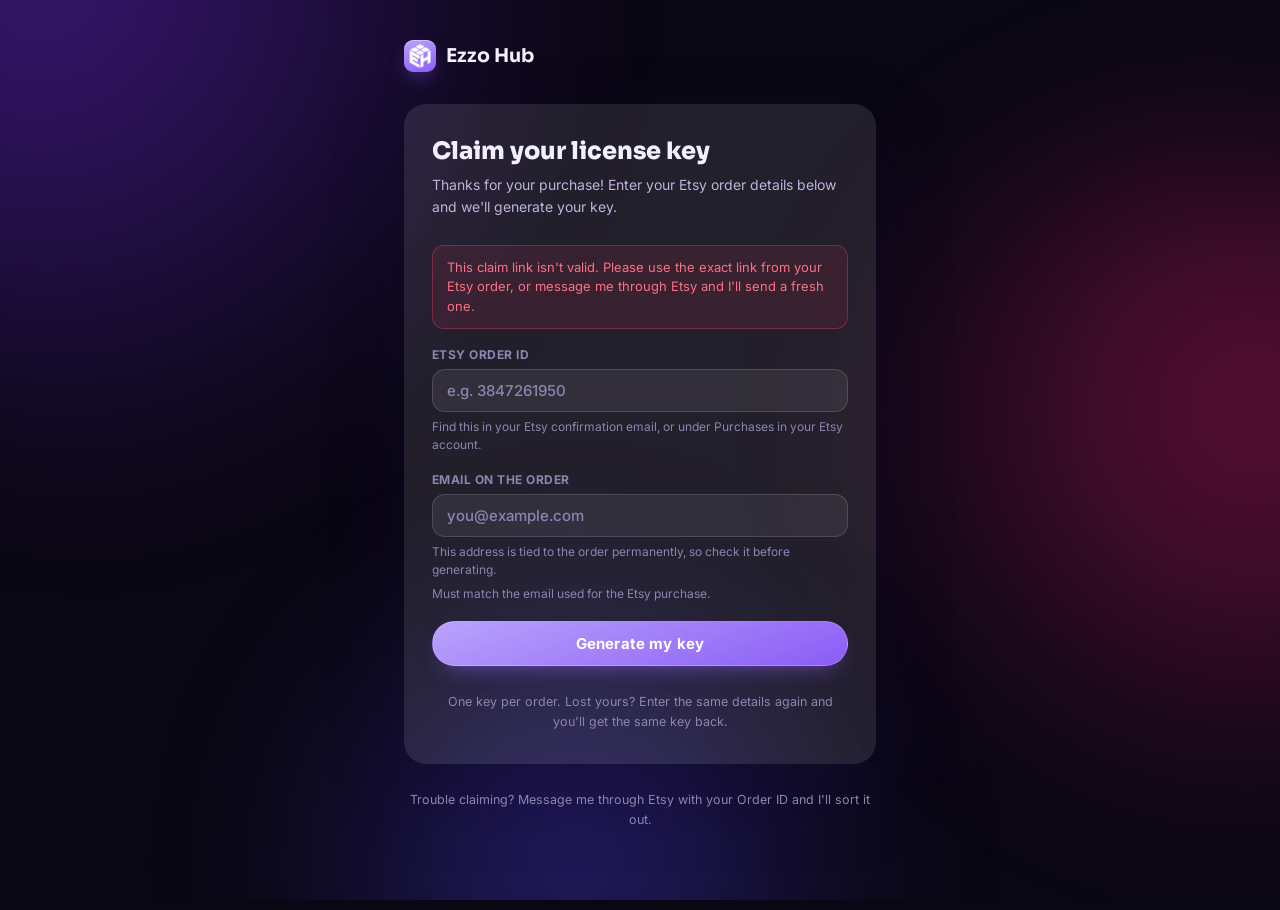
<file: claim.html>
<!DOCTYPE html>
<html lang="en" data-theme="dark">
<head>
  <meta charset="UTF-8" />
  <meta name="viewport" content="width=device-width, initial-scale=1.0" />
  <!-- Buyers-only page: reached from an Etsy purchase, never from search. -->
  <meta name="robots" content="noindex, nofollow" />
  <title>Claim your license key | Ezzo Budget</title>
  <link rel="preconnect" href="https://fonts.googleapis.com" />
  <link rel="preconnect" href="https://fonts.gstatic.com" crossorigin />
  <link href="https://fonts.googleapis.com/css2?family=Sora:wght@400;500;600;700;800&family=Inter:wght@400;500;600;700&display=swap" rel="stylesheet" />
  <link rel="stylesheet" href="style.css?v=20261190" />
  <link rel="stylesheet" href="site.css?v=20261212" />
  <style>
    .claim-wrap { max-width: 520px; margin: 0 auto; padding: 40px 24px 80px; }
    .claim-wrap .wordmark { margin-bottom: 32px; text-decoration: none; }
    .claim-card { background: var(--surface-solid); border-radius: 22px; padding: 32px 28px; box-shadow: 0 30px 70px rgba(20,8,50,.35); }
    .claim-title { font-family: var(--font-display); font-size: 24px; font-weight: 800; margin: 0 0 8px; }
    .claim-sub { font-size: 14px; color: var(--text-secondary); line-height: 1.6; margin: 0 0 26px; }
    .claim-field { margin-bottom: 18px; }
    .claim-label { display: block; font-size: 12px; font-weight: 700; letter-spacing: .04em; text-transform: uppercase; color: var(--text-faint); margin-bottom: 7px; }
    .claim-hint { font-size: 12px; color: var(--text-faint); margin-top: 6px; line-height: 1.5; }
    .claim-error { background: rgba(244,63,94,.1); border: 1px solid rgba(244,63,94,.35); color: #fb7185; border-radius: 12px; padding: 12px 14px; font-size: 13px; line-height: 1.5; margin-bottom: 18px; }
    .claim-result { text-align: center; }
    .claim-key {
      font-family: 'IBM Plex Mono', Consolas, monospace; font-size: 16px; font-weight: 600;
      letter-spacing: .04em; word-break: break-all; line-height: 1.6;
      background: rgba(99,102,241,.1); border: 1px dashed rgba(99,102,241,.4);
      border-radius: 14px; padding: 16px 14px; margin: 6px 0 8px; color: var(--text-primary);
    }
    .claim-steps { text-align: left; font-size: 13.5px; color: var(--text-secondary); line-height: 1.7; margin: 22px 0 0; padding-left: 20px; }
    .claim-steps li { margin-bottom: 6px; }
    .claim-badge { display: inline-block; font-size: 12px; font-weight: 700; color: var(--grad-indigo); background: rgba(99,102,241,.12); border-radius: 999px; padding: 5px 12px; margin-bottom: 14px; }
    .claim-foot { text-align: center; margin-top: 26px; font-size: 12.5px; color: var(--text-faint); line-height: 1.6; }
    .claim-foot a { color: var(--text-secondary); }
    #claimSubmit { width: 100%; }
  </style>
</head>
<body>
  <div class="backdrop" aria-hidden="true">
    <div class="blob blob-a"></div>
    <div class="blob blob-b"></div>
    <div class="blob blob-c"></div>
  </div>

  <div class="claim-wrap">
    <a class="wordmark" href="/">
      <div class="wordmark-icon site-mark"><img src="branding/ezzo-mark-white.png" alt="" width="20" height="20" /></div>
      <span>Ezzo Hub</span>
    </a>

    <div class="claim-card">
      <!-- Form -->
      <div id="claimFormView">
        <h1 class="claim-title">Claim your license key</h1>
        <p class="claim-sub">Thanks for your purchase! Enter your Etsy order details below and we'll generate your key.</p>

        <div class="claim-error" id="claimError" role="alert" aria-live="assertive" hidden></div>

        <div class="claim-field">
          <label class="claim-label" for="claimOrder">Etsy Order ID</label>
          <input class="input" type="text" id="claimOrder" inputmode="numeric" autocomplete="off"
                 placeholder="e.g. 3847261950" aria-describedby="claimError" required />
          <p class="claim-hint">Find this in your Etsy confirmation email, or under Purchases in your Etsy account.</p>
        </div>

        <div class="claim-field">
          <label class="claim-label" for="claimEmail">Email on the order</label>
          <input class="input" type="email" id="claimEmail" autocomplete="email" spellcheck="false"
                 placeholder="you@example.com" aria-describedby="claimError claimEmailNote" required />
          <p class="claim-hint" id="claimEmailNote">This address is tied to the order permanently, so check it before generating.</p>
          <p class="claim-hint">Must match the email used for the Etsy purchase.</p>
        </div>

        <button class="btn btn-primary" id="claimSubmit" type="button">Generate my key</button>

        <p class="claim-foot">
          One key per order. Lost yours? Enter the same details again and you'll get the same key back.
        </p>
      </div>

      <!-- Success -->
      <div id="claimResultView" class="claim-result" hidden>
        <div class="claim-badge" id="claimStyleLabel"></div>
        <h1 class="claim-title" id="claimResultTitle">Here's your key</h1>
        <p class="claim-sub" id="claimResultSub">Save this somewhere safe. You'll need it to unlock the app.</p>

        <div class="claim-key" id="claimKeyText"></div>
        <button class="btn btn-ghost btn-sm" id="claimCopyBtn" type="button">Copy key</button>

        <ol class="claim-steps">
          <li>Copy your key using the button above.</li>
          <li>Click <strong>Open Ezzo Budget</strong> below. The key prompt opens automatically.</li>
          <li>Paste your key and submit. That's it.</li>
        </ol>

        <div style="margin-top:22px">
          <a class="btn btn-primary" id="claimOpenBtn" href="/budgetplanner">Open Ezzo Budget</a>
        </div>

        <p class="claim-foot">
          Your key works on up to 5 devices. Keep it to yourself: sharing it publicly will use up those slots and the key can be disabled.
        </p>
      </div>
    </div>

    <p class="claim-foot">
      Trouble claiming? Message me through Etsy with your Order ID and I'll sort it out.
    </p>
  </div>

  <script src="analytics.js?v=20261250"></script>
  <script>
  (function () {
    'use strict';
    // ANALYTICS_ENDPOINT comes from analytics.js - same Apps Script Web App
    // serves the claim/validate actions, so there's only ever one URL to
    // keep in sync.
    var ENDPOINT = (typeof ANALYTICS_ENDPOINT === 'string') ? ANALYTICS_ENDPOINT : '';
    var token = new URLSearchParams(location.search).get('k') || '';

    var errEl = document.getElementById('claimError');
    var btn = document.getElementById('claimSubmit');
    var orderEl = document.getElementById('claimOrder');
    var emailEl = document.getElementById('claimEmail');

    var MESSAGES = {
      bad_link: "This claim link isn't valid. Please use the exact link from your Etsy order, or message me through Etsy and I'll send a fresh one.",
      bad_order: 'That doesn\'t look like an Etsy Order ID. It should be numbers only, around 10 digits.',
      bad_email: 'Please enter a valid email address.',
      order_taken: 'A key has already been claimed for this order using a different email. If that wasn\'t you, message me through Etsy.',
      busy: 'Too many requests right now. Please wait a moment and try again.',
      server: 'Something went wrong generating your key. Please try again in a moment.',
      network: "Couldn't reach the server. Check your connection and try again.",
      no_endpoint: 'Key claiming isn\'t configured yet. Please message me through Etsy and I\'ll send your key manually.'
    };

    function showError(code, text) {
      errEl.textContent = text || MESSAGES[code] || MESSAGES.server;
      errEl.hidden = false;
    }
    function clearError() {
      errEl.hidden = true;
      [orderEl, emailEl].forEach(function (el) {
        el.classList.remove('fk-invalid');
        el.removeAttribute('aria-invalid');
      });
    }
    // Marks the field at fault as well as saying what is wrong, so the
    // message and the box to fix are not in two unrelated places.
    function failField(el, code, text) {
      showError(code, text);
      el.classList.add('fk-invalid');
      el.setAttribute('aria-invalid', 'true');
      el.focus();
    }

    // Deliberately stricter than the browser's own type="email" check, which
    // accepts things no mail server would. Still permissive about the local
    // part, since real addresses are stranger than people expect.
    function validEmail(v) {
      if (!v || v.length > 120) return false;
      if (/\s/.test(v)) return false;
      var at = v.split('@');
      if (at.length !== 2) return false;
      var local = at[0], domain = at[1];
      if (!local || local.length > 64) return false;
      if (/^\.|\.$|\.\./.test(local)) return false;
      if (!domain || domain.length > 253) return false;
      if (/^[.-]|[.-]$|\.\./.test(domain)) return false;
      var labels = domain.split('.');
      if (labels.length < 2) return false;
      for (var i = 0; i < labels.length; i++) {
        if (!/^[A-Za-z0-9-]+$/.test(labels[i])) return false;
      }
      // A top level domain is letters, and never one character.
      return /^[A-Za-z]{2,}$/.test(labels[labels.length - 1]);
    }

    // A mistyped address here cannot be undone: the order is bound to it, so
    // a second attempt with the correct one is refused as already claimed.
    // Worth one question before that happens.
    var COMMON_DOMAINS = ['gmail.com', 'googlemail.com', 'outlook.com', 'hotmail.com', 'live.com',
      'yahoo.com', 'yahoo.co.uk', 'icloud.com', 'me.com', 'aol.com', 'proton.me', 'protonmail.com',
      'gmx.com', 'mail.com', 'wp.pl', 'o2.pl', 'interia.pl', 'onet.pl'];
    function editDistance(a, b) {
      var prev = [], cur = [], i, j;
      for (j = 0; j <= b.length; j++) prev[j] = j;
      for (i = 1; i <= a.length; i++) {
        cur[0] = i;
        for (j = 1; j <= b.length; j++) {
          cur[j] = Math.min(prev[j] + 1, cur[j - 1] + 1, prev[j - 1] + (a[i - 1] === b[j - 1] ? 0 : 1));
        }
        prev = cur.slice();
      }
      return prev[b.length];
    }
    function suggestDomain(domain) {
      if (!domain || COMMON_DOMAINS.indexOf(domain) !== -1) return '';
      for (var i = 0; i < COMMON_DOMAINS.length; i++) {
        var d = COMMON_DOMAINS[i];
        // One or two characters out, on a domain long enough that the
        // similarity means something.
        if (Math.abs(d.length - domain.length) <= 2 && editDistance(domain, d) <= 2 && d.length > 5) return d;
      }
      return '';
    }
    var typoAccepted = '';

    // JSONP: Apps Script can't send CORS headers, so a normal fetch could
    // never read the reply. A <script> tag isn't subject to CORS at all.
    var jsonpSeq = 0;
    function jsonp(params, onDone) {
      var cb = 'ezzoClaimCb' + (++jsonpSeq) + '_' + Math.floor(Math.random() * 1e6);
      var done = false;
      var script = document.createElement('script');
      var timer = setTimeout(function () { finish({ ok: false, error: 'network' }); }, 20000);

      function finish(res) {
        if (done) return;
        done = true;
        clearTimeout(timer);
        // Replaced rather than deleted: a reply arriving after the timeout
        // would otherwise call undefined and throw in the console.
        window[cb] = function () {};
        if (script.parentNode) script.parentNode.removeChild(script);
        onDone(res);
      }
      window[cb] = function (res) { finish(res || { ok: false, error: 'server' }); };

      var qs = Object.keys(params).map(function (k) {
        return encodeURIComponent(k) + '=' + encodeURIComponent(params[k]);
      }).join('&');
      script.src = ENDPOINT + '?' + qs + '&cb=' + cb + '&_=' + Date.now();
      script.onerror = function () { finish({ ok: false, error: 'network' }); };
      document.head.appendChild(script);
    }

    function submit() {
      clearError();
      if (!ENDPOINT) { showError('no_endpoint'); return; }
      if (!token) { showError('bad_link'); return; }

      var order = (orderEl.value || '').trim().replace(/\s+/g, '');
      var email = (emailEl.value || '').trim().toLowerCase();
      emailEl.value = email;

      if (!order) { failField(orderEl, null, 'Please enter your Etsy Order ID.'); return; }
      if (/[^0-9]/.test(order)) { failField(orderEl, null, 'The Order ID is digits only. Remove any letters, spaces or symbols.'); return; }
      if (!/^[0-9]{6,20}$/.test(order)) { failField(orderEl, 'bad_order'); return; }

      if (!email) { failField(emailEl, null, 'Please enter the email address on your Etsy order.'); return; }
      if (!validEmail(email)) { failField(emailEl, 'bad_email'); return; }

      // One warning, not a block: unusual addresses are still real ones.
      var domain = email.split('@')[1];
      var better = suggestDomain(domain);
      if (better && typoAccepted !== email) {
        typoAccepted = email;
        failField(emailEl, null, 'Did you mean @' + better + '? If ' + email +
          ' is right, press Generate again. This address cannot be changed once the key is made.');
        return;
      }

      btn.disabled = true;
      btn.textContent = 'Generating...';

      jsonp({ action: 'claim', k: token, order: order, email: email }, function (res) {
        btn.disabled = false;
        btn.textContent = 'Generate my key';
        if (!res || !res.ok) { showError(res && res.error ? res.error : 'server'); return; }

        document.getElementById('claimKeyText').textContent = res.key;
        var label = document.getElementById('claimStyleLabel');
        if (res.label) { label.textContent = res.label; } else { label.hidden = true; }
        if (res.reissued) {
          document.getElementById('claimResultTitle').textContent = 'Your key';
          document.getElementById('claimResultSub').textContent = 'This order already has a key, so here it is again.';
        }
        // Land them with the key prompt already open and focused, so the key
        // they just copied can go straight in without hunting for where.
        document.getElementById('claimOpenBtn').href = '/budgetplanner?redeem=' + encodeURIComponent(res.tool === 'sbp' ? 'ubp' : (res.tool || 'ubp'));
        document.getElementById('claimFormView').hidden = true;
        document.getElementById('claimResultView').hidden = false;

        if (typeof trackEvent === 'function') {
          trackEvent('feature_used', { feature: 'etsy_key_claimed', tool: res.tool, reissued: !!res.reissued });
        }
      });
    }

    btn.addEventListener('click', submit);
    [orderEl, emailEl].forEach(function (el) {
      el.addEventListener('keydown', function (e) { if (e.key === 'Enter') { e.preventDefault(); submit(); } });
      el.addEventListener('input', function () { clearError(); typoAccepted = ''; });
    });

    document.getElementById('claimCopyBtn').addEventListener('click', function () {
      var text = document.getElementById('claimKeyText').textContent;
      var btnEl = this;
      function flash() { btnEl.textContent = 'Copied'; setTimeout(function () { btnEl.textContent = 'Copy key'; }, 1600); }
      if (navigator.clipboard && navigator.clipboard.writeText) {
        navigator.clipboard.writeText(text).then(flash, flash);
      } else {
        var ta = document.createElement('textarea');
        ta.value = text; document.body.appendChild(ta); ta.select();
        try { document.execCommand('copy'); } catch (e) {}
        document.body.removeChild(ta); flash();
      }
    });

    if (!token) showError('bad_link');
  })();
  </script>
</body>
</html>
</file>
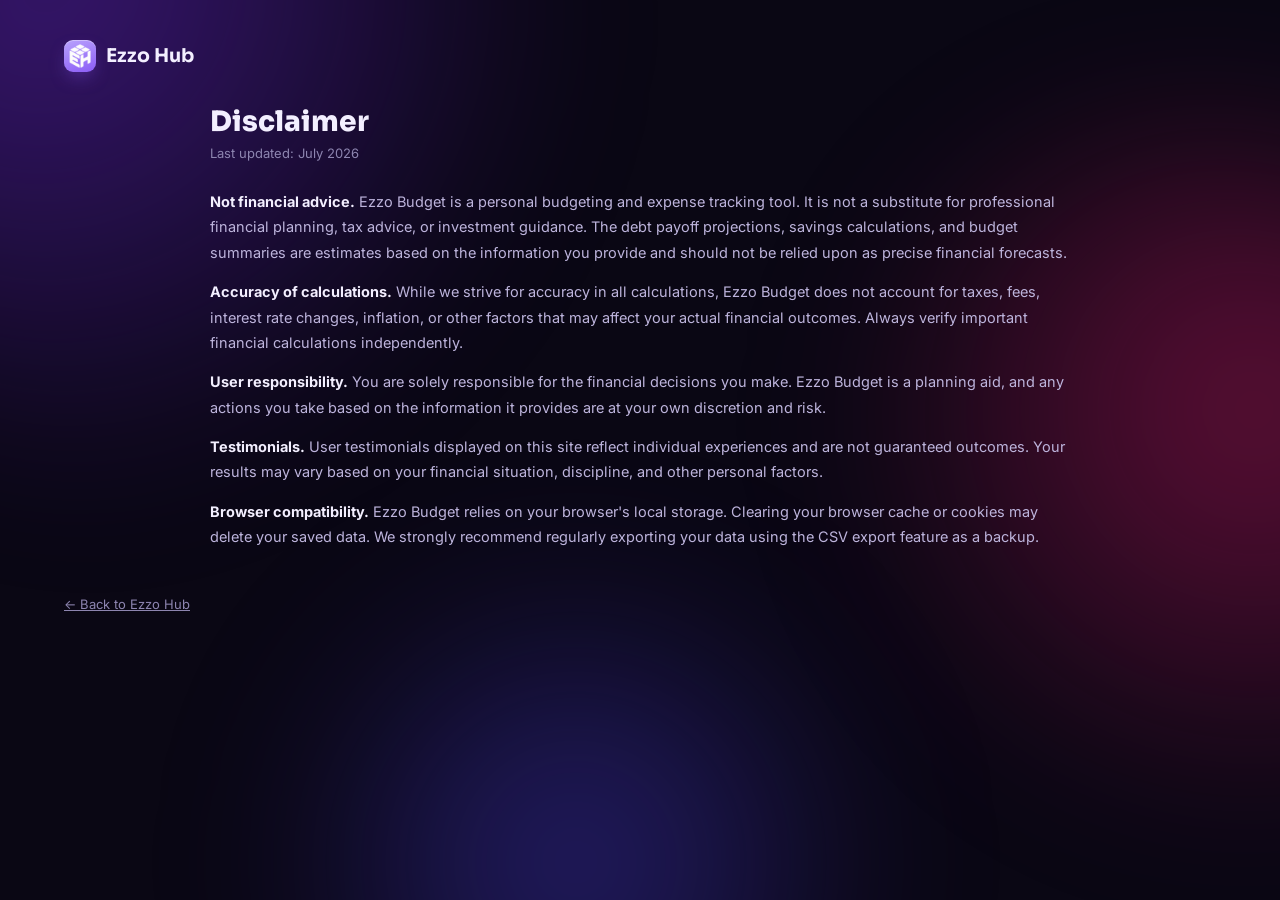
<file: disclaimer.html>
<!DOCTYPE html>
<html lang="en" data-theme="dark">
<head>
  <meta charset="UTF-8" />
  <meta name="viewport" content="width=device-width, initial-scale=1.0" />
  <meta name="robots" content="index, follow" />
  <title>Disclaimer | Ezzo Budget</title>
  <meta name="description" content="Ezzo Budget's disclaimer: not financial advice, accuracy of calculations, and user responsibility." />
  <link rel="preconnect" href="https://fonts.googleapis.com" />
  <link rel="preconnect" href="https://fonts.gstatic.com" crossorigin />
  <link href="https://fonts.googleapis.com/css2?family=Sora:wght@400;500;600;700;800&family=Inter:wght@400;500;600;700&display=swap" rel="stylesheet" />
  <link rel="stylesheet" href="style.css?v=20261190" />
  <link rel="stylesheet" href="site.css?v=20261212" />
  <style>
    .legal-page-wrap { max-width: 720px; margin: 0 auto; padding: 40px 24px 80px; }
    .legal-page-wrap .wordmark { margin-bottom: 32px; text-decoration: none; }
    .legal-page-title { font-family: var(--font-display); font-size: 28px; font-weight: 800; margin: 0 0 6px; }
    .legal-page-sub { color: var(--text-faint); font-size: 13px; margin: 0 0 28px; }
    .legal-page-body p { margin: 0 0 14px; font-size: 14.5px; line-height: 1.75; color: var(--text-secondary); }
    .legal-page-body p strong { color: var(--text-primary); }
    .legal-back { display: inline-block; margin-top: 32px; color: var(--text-faint); font-size: 13px; }
  </style>
</head>
<body>
  <div class="backdrop" aria-hidden="true">
    <div class="blob blob-a"></div>
    <div class="blob blob-b"></div>
    <div class="blob blob-c"></div>
  </div>
  <div class="legal-page-wrap">
    <a class="wordmark" href="/">
      <div class="wordmark-icon site-mark"><img src="branding/ezzo-mark-white.png" alt="" width="20" height="20" /></div>
      <span>Ezzo Hub</span>
    </a>
    <h1 class="legal-page-title">Disclaimer</h1>
    <p class="legal-page-sub">Last updated: July 2026</p>
    <div class="legal-page-body">
      <p><strong>Not financial advice.</strong> Ezzo Budget is a personal budgeting and expense tracking tool. It is not a substitute for professional financial planning, tax advice, or investment guidance. The debt payoff projections, savings calculations, and budget summaries are estimates based on the information you provide and should not be relied upon as precise financial forecasts.</p>
      <p><strong>Accuracy of calculations.</strong> While we strive for accuracy in all calculations, Ezzo Budget does not account for taxes, fees, interest rate changes, inflation, or other factors that may affect your actual financial outcomes. Always verify important financial calculations independently.</p>
      <p><strong>User responsibility.</strong> You are solely responsible for the financial decisions you make. Ezzo Budget is a planning aid, and any actions you take based on the information it provides are at your own discretion and risk.</p>
      <p><strong>Testimonials.</strong> User testimonials displayed on this site reflect individual experiences and are not guaranteed outcomes. Your results may vary based on your financial situation, discipline, and other personal factors.</p>
      <p><strong>Browser compatibility.</strong> Ezzo Budget relies on your browser's local storage. Clearing your browser cache or cookies may delete your saved data. We strongly recommend regularly exporting your data using the CSV export feature as a backup.</p>
    </div>
    <a class="legal-back" href="/">&larr; Back to Ezzo Hub</a>
  </div>
</body>
</html>
</file>
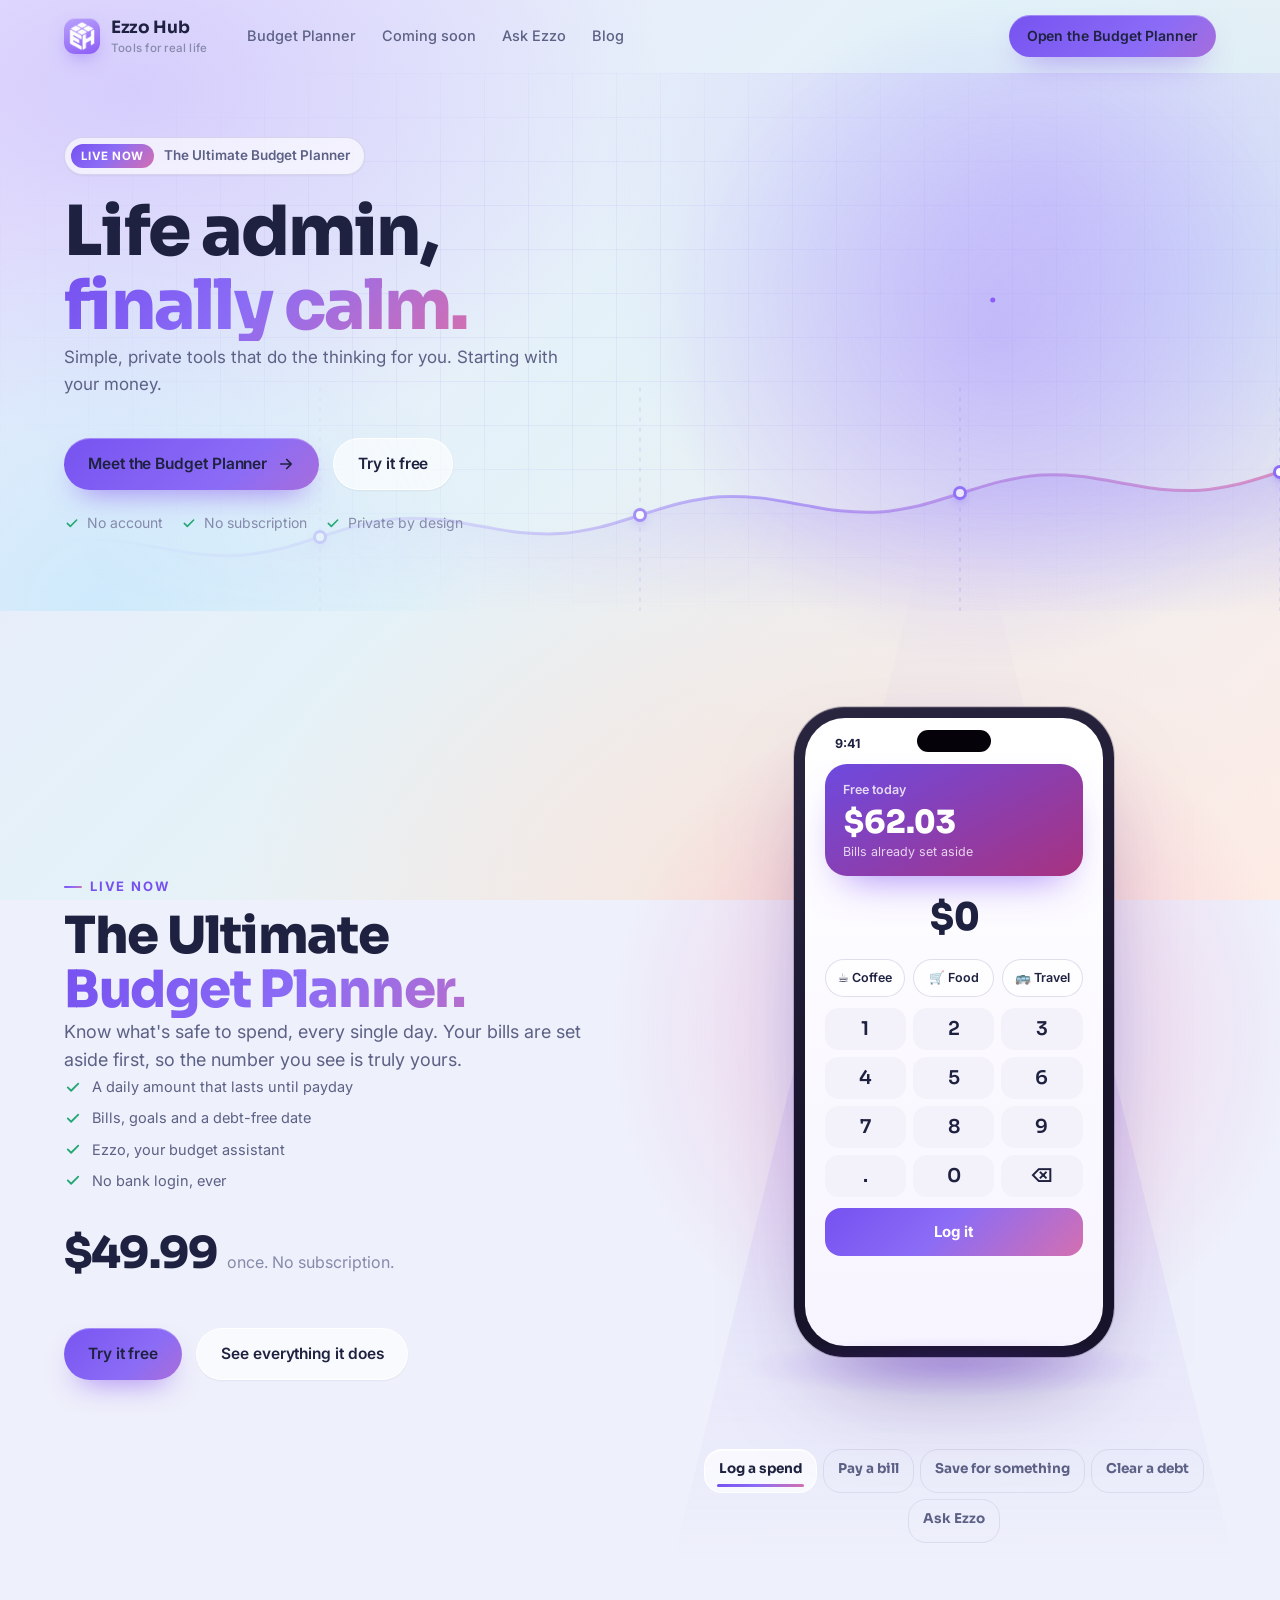
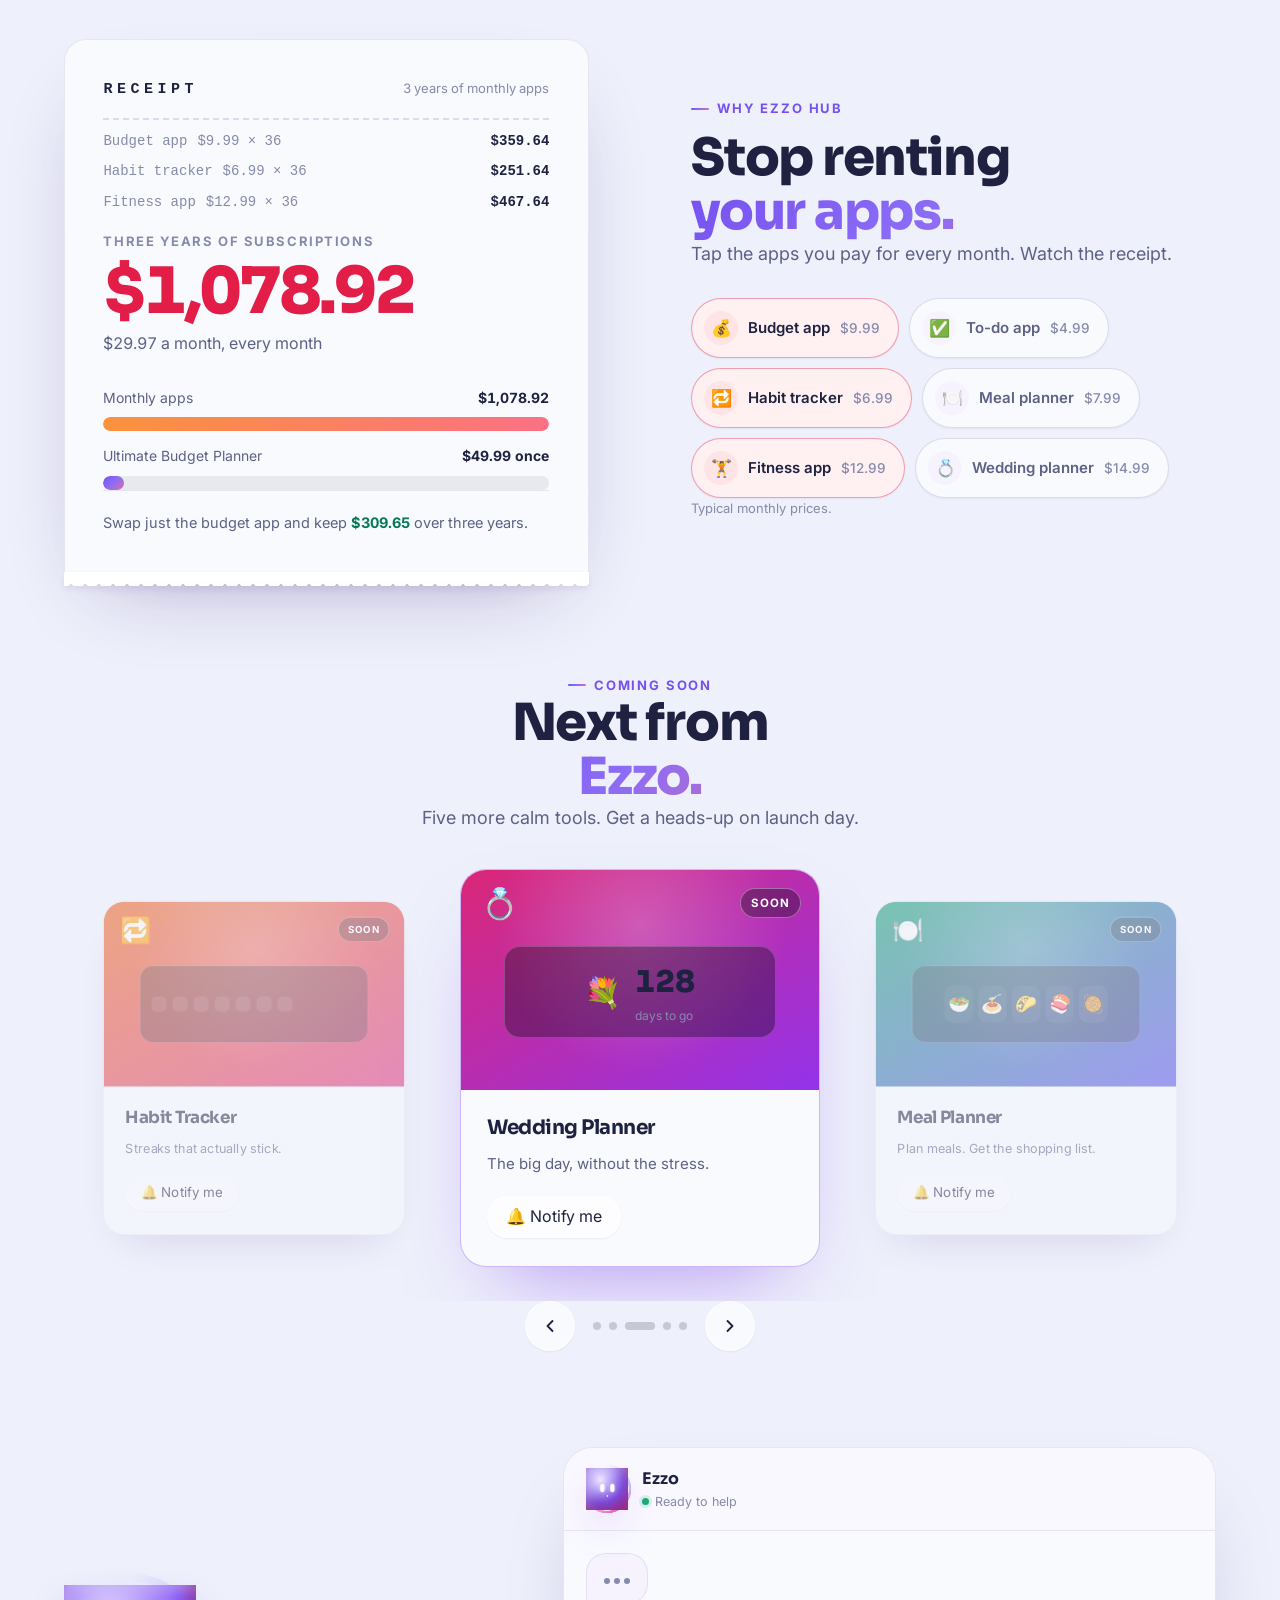
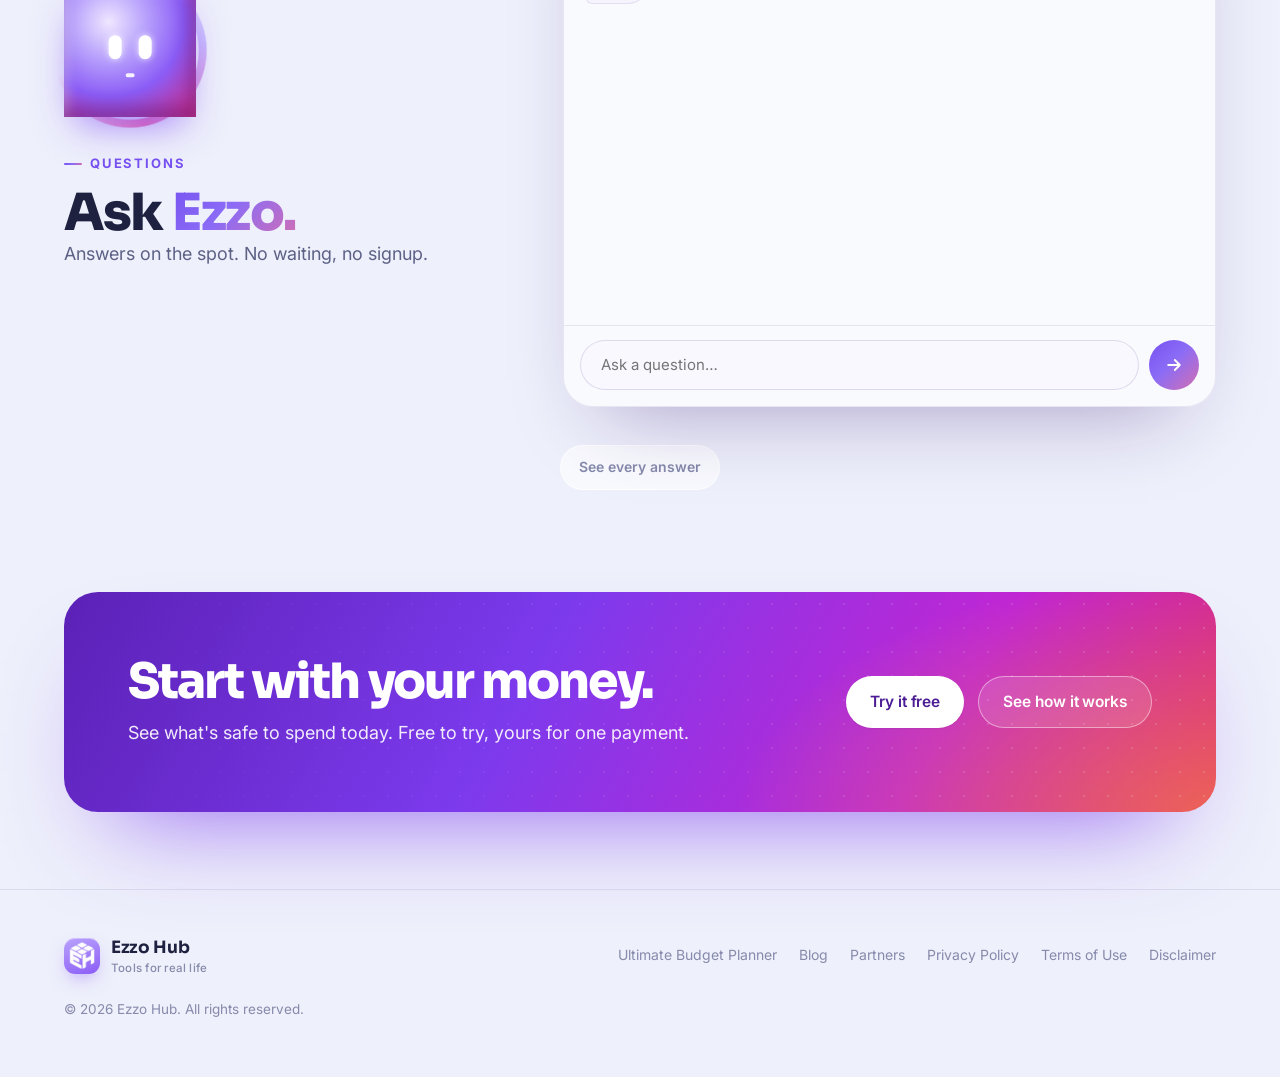
<file: home.html>
<!DOCTYPE html>
<html lang="en" data-theme="dark">
<head>
  <meta charset="UTF-8" />
  <meta name="viewport" content="width=device-width, initial-scale=1.0" />
  <title>Ezzo Hub | Simple, Private Tools for Life Admin, Starting With Your Budget</title>
  <meta name="description" content="Ezzo Hub makes simple, private tools for the life admin nobody enjoys. Start with the Ultimate Budget Planner: know exactly what you can spend every day. No bank login, no subscription." />
  <meta name="keywords" content="ezzo hub, budget planner, budget app no subscription, life admin tools, task planner, habit tracker, wedding planner, meal planner, fitness planner" />
  <meta name="robots" content="index, follow, max-image-preview:large" />
  <link rel="canonical" href="https://ezzohub.com/" />
  <meta name="theme-color" content="#fbfaff" />
  <meta name="application-name" content="Ezzo Hub" />
  <meta property="og:type" content="website" />
  <meta property="og:site_name" content="Ezzo Hub" />
  <meta property="og:title" content="Ezzo Hub | Simple, private tools for life admin" />
  <meta property="og:description" content="One home for the tools that keep life on track. Start with the Ultimate Budget Planner: no bank login, no subscription, free to try." />
  <meta property="og:url" content="https://ezzohub.com/" />
  <meta name="twitter:card" content="summary_large_image" />
  <meta name="twitter:title" content="Ezzo Hub | Simple, private tools for life admin" />
  <meta name="twitter:description" content="Start with the Ultimate Budget Planner: know exactly what you can spend every day. No bank login, no subscription." />
  <link rel="icon" type="image/png" href="branding/ezzo-logo-120.png" />
  <script type="application/ld+json">
  {
    "@context": "https://schema.org",
    "@type": "Organization",
    "name": "Ezzo Hub",
    "url": "https://ezzohub.com/",
    "logo": "https://ezzohub.com/branding/ezzo-logo-512.png",
    "description": "Ezzo Hub makes simple, private web tools for everyday life admin, starting with the Ultimate Budget Planner."
  }
  </script>
  <link rel="preconnect" href="https://fonts.googleapis.com" />
  <link rel="preconnect" href="https://fonts.gstatic.com" crossorigin />
  <link href="https://fonts.googleapis.com/css2?family=Sora:wght@400;500;600;700;800&family=Inter:wght@400;500;600;700&display=swap" rel="stylesheet" />
  <link rel="stylesheet" href="landing.css?v=20261218" />
  <style>html, body { margin: 0; background: #fbfaff; } body { min-height: 100vh; }</style>
</head>
<body>
<div class="lx lx-home lx-world lx--light" id="lx">

  <header class="lx-nav" id="lxNav">
    <div class="lx-wrap lx-nav-in">
      <a class="lx-brand" href="/" aria-label="Ezzo Hub home">
        <span class="lx-brand-mark"><img src="branding/ezzo-mark-white.png" alt="" width="28" height="28" /></span>
        <span>Ezzo Hub<small>Tools for real life</small></span>
      </a>
      <nav class="lx-nav-links" aria-label="Page sections">
        <a href="#budget">Budget Planner</a>
        <a href="#tools">Coming soon</a>
        <a href="#ask">Ask Ezzo</a>
        <a href="/blog">Blog</a>
      </nav>
      <div class="lx-nav-end">
        <a class="lx-btn lx-btn--primary lx-btn--small" href="/budgetplanner">Open the Budget Planner</a>
        <button class="lx-burger" id="lxBurger" type="button" aria-label="Menu" aria-expanded="false" aria-controls="lxSheet">
          <svg viewBox="0 0 24 24" fill="none" stroke="currentColor" stroke-width="2" stroke-linecap="round"><path d="M4 7h16M4 12h16M4 17h16"/></svg>
        </button>
      </div>
    </div>
    <div class="lx-sheet" id="lxSheet">
      <a href="#budget">Budget Planner</a>
      <a href="#tools">Coming soon</a>
      <a href="#ask">Ask Ezzo</a>
      <a href="/blog">Blog</a>
      <div class="lx-sheet-btns"><a class="lx-btn lx-btn--primary" href="/budgetplanner">Open the Budget Planner</a></div>
    </div>
  </header>

  <main>
  <!-- ── Hero ── -->
  <section class="lx-hero cl-hero cl-hero--home" id="top" aria-labelledby="lxTitle">
    <div class="cl-hero-bg" aria-hidden="true"><i></i><i></i><div class="cl-chart"><svg viewBox="0 0 1600 420" preserveAspectRatio="none"><defs><linearGradient id="clChartA" x1="0" y1="0" x2="0" y2="1"><stop offset="0" stop-color="rgba(139,108,246,.22)"/><stop offset="1" stop-color="rgba(139,108,246,0)"/></linearGradient><linearGradient id="clChartL" x1="0" x2="1"><stop offset="0" stop-color="rgba(139,108,246,.35)"/><stop offset=".6" stop-color="rgba(139,108,246,.6)"/><stop offset="1" stop-color="rgba(212,111,176,.7)"/></linearGradient></defs><line class="pay" x1="0" x2="0" y1="40" y2="420"/><line class="pay" x1="400" x2="400" y1="40" y2="420"/><line class="pay" x1="800" x2="800" y1="40" y2="420"/><line class="pay" x1="1200" x2="1200" y1="40" y2="420"/><line class="pay" x1="1600" x2="1600" y1="40" y2="420"/><path class="area" d="M0 330.0 C8.3 326.6 33.3 315.0 50 309.8 C66.7 304.6 83.3 300.3 100 298.8 C116.7 297.3 133.3 298.5 150 300.6 C166.7 302.8 183.3 307.9 200 311.6 C216.7 315.3 233.3 320.4 250 322.6 C266.7 324.7 283.3 325.9 300 324.4 C316.7 322.9 333.3 318.6 350 313.4 C366.7 308.2 383.3 299.9 400 293.2 C416.7 286.5 433.3 278.2 450 273.0 C466.7 267.8 483.3 263.5 500 262.0 C516.7 260.5 533.3 261.7 550 263.8 C566.7 266.0 583.3 271.1 600 274.8 C616.7 278.5 633.3 283.6 650 285.8 C666.7 287.9 683.3 289.1 700 287.6 C716.7 286.1 733.3 281.8 750 276.6 C766.7 271.4 783.3 263.1 800 256.4 C816.7 249.7 833.3 241.4 850 236.2 C866.7 231.0 883.3 226.7 900 225.2 C916.7 223.7 933.3 224.9 950 227.0 C966.7 229.2 983.3 234.3 1000 238.0 C1016.7 241.7 1033.3 246.8 1050 249.0 C1066.7 251.1 1083.3 252.3 1100 250.8 C1116.7 249.3 1133.3 245.0 1150 239.8 C1166.7 234.6 1183.3 226.3 1200 219.6 C1216.7 212.9 1233.3 204.6 1250 199.4 C1266.7 194.2 1283.3 189.9 1300 188.4 C1316.7 186.9 1333.3 188.1 1350 190.2 C1366.7 192.4 1383.3 197.5 1400 201.2 C1416.7 204.9 1433.3 210.0 1450 212.2 C1466.7 214.3 1483.3 215.5 1500 214.0 C1516.7 212.5 1533.3 208.2 1550 203.0 C1566.7 197.8 1591.7 186.2 1600 182.8 L1600 420 L0 420Z"/><path class="line" d="M0 330.0 C8.3 326.6 33.3 315.0 50 309.8 C66.7 304.6 83.3 300.3 100 298.8 C116.7 297.3 133.3 298.5 150 300.6 C166.7 302.8 183.3 307.9 200 311.6 C216.7 315.3 233.3 320.4 250 322.6 C266.7 324.7 283.3 325.9 300 324.4 C316.7 322.9 333.3 318.6 350 313.4 C366.7 308.2 383.3 299.9 400 293.2 C416.7 286.5 433.3 278.2 450 273.0 C466.7 267.8 483.3 263.5 500 262.0 C516.7 260.5 533.3 261.7 550 263.8 C566.7 266.0 583.3 271.1 600 274.8 C616.7 278.5 633.3 283.6 650 285.8 C666.7 287.9 683.3 289.1 700 287.6 C716.7 286.1 733.3 281.8 750 276.6 C766.7 271.4 783.3 263.1 800 256.4 C816.7 249.7 833.3 241.4 850 236.2 C866.7 231.0 883.3 226.7 900 225.2 C916.7 223.7 933.3 224.9 950 227.0 C966.7 229.2 983.3 234.3 1000 238.0 C1016.7 241.7 1033.3 246.8 1050 249.0 C1066.7 251.1 1083.3 252.3 1100 250.8 C1116.7 249.3 1133.3 245.0 1150 239.8 C1166.7 234.6 1183.3 226.3 1200 219.6 C1216.7 212.9 1233.3 204.6 1250 199.4 C1266.7 194.2 1283.3 189.9 1300 188.4 C1316.7 186.9 1333.3 188.1 1350 190.2 C1366.7 192.4 1383.3 197.5 1400 201.2 C1416.7 204.9 1433.3 210.0 1450 212.2 C1466.7 214.3 1483.3 215.5 1500 214.0 C1516.7 212.5 1533.3 208.2 1550 203.0 C1566.7 197.8 1591.7 186.2 1600 182.8" pathLength="1"/></svg><i class="cl-chart-dot" style="left:0.00%;top:78.57%;animation-delay:0.60s"></i><i class="cl-chart-dot" style="left:25.00%;top:69.81%;animation-delay:1.20s"></i><i class="cl-chart-dot" style="left:50.00%;top:61.05%;animation-delay:1.80s"></i><i class="cl-chart-dot" style="left:75.00%;top:52.29%;animation-delay:2.40s"></i><i class="cl-chart-dot" style="left:100.00%;top:43.52%;animation-delay:3.00s"></i></div></div>
    <div class="lx-wrap lx-hero-grid">
      <div class="lx-hero-copy">
        <span class="cl-pill"><b>Live now</b> The Ultimate Budget Planner</span>
        <h1 class="lx-h1" id="lxTitle">
          <span class="lx-line"><span style="--d:0">Life admin,</span></span>
          <span class="lx-line"><span style="--d:1" class="lx-grad-text">finally calm.</span></span>
        </h1>
        <p class="lx-lead" data-reveal style="--d:2">Simple, private tools that do the thinking for you. Starting with your money.</p>
        <div class="lx-cta-row" data-reveal style="--d:3">
          <a class="lx-btn lx-btn--primary" href="/budgetplanner">Meet the Budget Planner <svg viewBox="0 0 24 24" fill="none" stroke="currentColor" stroke-width="2.2" stroke-linecap="round" stroke-linejoin="round"><path d="M5 12h14M13 6l6 6-6 6"/></svg></a>
          <a class="lx-btn" href="/budgetplanner?trial=ubp">Try it free</a>
        </div>
        <div class="lx-cta-note" data-reveal style="--d:4">
          <span><svg viewBox="0 0 24 24" fill="none" stroke="currentColor" stroke-width="2.4" stroke-linecap="round" stroke-linejoin="round"><path d="m5 12.5 4.5 4.5L19 7.5"/></svg>No account</span>
          <span><svg viewBox="0 0 24 24" fill="none" stroke="currentColor" stroke-width="2.4" stroke-linecap="round" stroke-linejoin="round"><path d="m5 12.5 4.5 4.5L19 7.5"/></svg>No subscription</span>
          <span><svg viewBox="0 0 24 24" fill="none" stroke="currentColor" stroke-width="2.4" stroke-linecap="round" stroke-linejoin="round"><path d="m5 12.5 4.5 4.5L19 7.5"/></svg>Private by design</span>
        </div>
      </div>
      <div class="cl-hero-mark">
        <div class="ezl" aria-hidden="true">
          <div class="ezl-float">
            <div class="ezl-stage">
              <i class="ezl-glow"></i>
              <svg class="ezl-fx" viewBox="0 0 236 236">
                <defs><linearGradient id="hmLRing" x1="0" y1="0" x2="1" y2="1"><stop offset="0" stop-color="#c4b5fd"/><stop offset="1" stop-color="#ec4899"/></linearGradient></defs>
                <polygon class="ezl-frame" points="118.0,26.0 197.7,72.0 197.7,164.0 118.0,210.0 38.3,164.0 38.3,72.0" pathLength="100" stroke="url(#hmLRing)"/>
                <polygon class="ezl-wave ezl-wave--1" points="118.0,52.0 175.2,85.0 175.2,151.0 118.0,184.0 60.8,151.0 60.8,85.0"/>
                <polygon class="ezl-wave ezl-wave--2" points="118.0,38.0 187.3,78.0 187.3,158.0 118.0,198.0 48.7,158.0 48.7,78.0"/>
                <polygon class="ezl-target" points="118.0,101.0 132.7,109.5 132.7,126.5 118.0,135.0 103.3,126.5 103.3,109.5" pathLength="100"/>
                <g class="ezl-sparks"><line x1="204.0" y1="118.0" x2="230.0" y2="118.0" pathLength="100"/><line x1="192.5" y1="161.0" x2="215.0" y2="174.0" pathLength="100"/><line x1="161.0" y1="192.5" x2="174.0" y2="215.0" pathLength="100"/><line x1="118.0" y1="204.0" x2="118.0" y2="230.0" pathLength="100"/><line x1="75.0" y1="192.5" x2="62.0" y2="215.0" pathLength="100"/><line x1="43.5" y1="161.0" x2="21.0" y2="174.0" pathLength="100"/><line x1="32.0" y1="118.0" x2="6.0" y2="118.0" pathLength="100"/><line x1="43.5" y1="75.0" x2="21.0" y2="62.0" pathLength="100"/><line x1="75.0" y1="43.5" x2="62.0" y2="21.0" pathLength="100"/><line x1="118.0" y1="32.0" x2="118.0" y2="6.0" pathLength="100"/><line x1="161.0" y1="43.5" x2="174.0" y2="21.0" pathLength="100"/><line x1="192.5" y1="75.0" x2="215.0" y2="62.0" pathLength="100"/></g>
              </svg>
              <div class="ezl-tile"><i class="ezl-sheen"></i></div>
              <div class="ezl-mark">
                <i class="ezl-p ezl-p--e ezl-ghost ezl-ghost--2"></i><i class="ezl-p ezl-p--e ezl-ghost ezl-ghost--1"></i><i class="ezl-p ezl-p--e ezl-face"></i>
                <i class="ezl-p ezl-p--h ezl-ghost ezl-ghost--2"></i><i class="ezl-p ezl-p--h ezl-ghost ezl-ghost--1"></i><i class="ezl-p ezl-p--h ezl-face"></i>
                <i class="ezl-p ezl-p--t1 ezl-top"></i><i class="ezl-p ezl-p--t2 ezl-top"></i><i class="ezl-p ezl-p--t3 ezl-top"></i><i class="ezl-p ezl-p--t4 ezl-top"></i>
              </div>
            </div>
          </div>
        </div>
      </div>
    </div>
  </section>

  <!-- ── Live now: the Budget Planner ── -->
  <section class="lx-sec cl-spot" id="budget" aria-labelledby="lxBudgetTitle">
    <div class="lx-wrap wd-grid">
      <div class="wd-copy" data-reveal>
        <span class="lx-kicker">Live now</span>
        <h2 class="lx-h2" id="lxBudgetTitle">The Ultimate <span class="lx-grad-text">Budget Planner.</span></h2>
        <p class="lx-sec-sub">Know what's safe to spend, every single day. Your bills are set aside first, so the number you see is truly yours.</p>
        <ul class="lx-mini-list">
          <li><svg viewBox="0 0 24 24" fill="none" stroke="currentColor" stroke-width="2.4" stroke-linecap="round" stroke-linejoin="round"><path d="m5 12.5 4.5 4.5L19 7.5"/></svg>A daily amount that lasts until payday</li>
          <li><svg viewBox="0 0 24 24" fill="none" stroke="currentColor" stroke-width="2.4" stroke-linecap="round" stroke-linejoin="round"><path d="m5 12.5 4.5 4.5L19 7.5"/></svg>Bills, goals and a debt-free date</li>
          <li><svg viewBox="0 0 24 24" fill="none" stroke="currentColor" stroke-width="2.4" stroke-linecap="round" stroke-linejoin="round"><path d="m5 12.5 4.5 4.5L19 7.5"/></svg>Ezzo, your budget assistant</li>
          <li><svg viewBox="0 0 24 24" fill="none" stroke="currentColor" stroke-width="2.4" stroke-linecap="round" stroke-linejoin="round"><path d="m5 12.5 4.5 4.5L19 7.5"/></svg>No bank login, ever</li>
        </ul>
        <div class="lx-spot-price"><b>$49.99</b><span>once. No subscription.</span></div>
        <div class="lx-cta-row">
          <a class="lx-btn lx-btn--primary" href="/budgetplanner?trial=ubp">Try it free</a>
          <a class="lx-btn" href="/budgetplanner">See everything it does</a>
        </div>
      </div>
      <div class="wd-plinth">
        <i class="wd-beam" aria-hidden="true"></i>
        <div class="lx-tour lx-tour--compact" data-reveal>
          <div class="lx-tour-tabs" role="group" aria-label="Pick a feature">
            <button class="lx-tour-tab is-on" type="button" data-tour="log" aria-pressed="true">
              <span class="lx-tour-n">01</span><span class="lx-tour-t"><b>Log a spend</b><em>Two taps, and your number updates.</em></span><i class="lx-tour-bar" aria-hidden="true"><i></i></i>
            </button>
            <button class="lx-tour-tab" type="button" data-tour="bill" aria-pressed="false">
              <span class="lx-tour-n">02</span><span class="lx-tour-t"><b>Pay a bill</b><em>It was set aside, so nothing breaks.</em></span><i class="lx-tour-bar" aria-hidden="true"><i></i></i>
            </button>
            <button class="lx-tour-tab" type="button" data-tour="goal" aria-pressed="false">
              <span class="lx-tour-n">03</span><span class="lx-tour-t"><b>Save for something</b><em>Watch the goal fill up.</em></span><i class="lx-tour-bar" aria-hidden="true"><i></i></i>
            </button>
            <button class="lx-tour-tab" type="button" data-tour="debt" aria-pressed="false">
              <span class="lx-tour-n">04</span><span class="lx-tour-t"><b>Clear a debt</b><em>Add a little. Finish sooner.</em></span><i class="lx-tour-bar" aria-hidden="true"><i></i></i>
            </button>
            <button class="lx-tour-tab" type="button" data-tour="ask" aria-pressed="false">
              <span class="lx-tour-n">05</span><span class="lx-tour-t"><b>Ask Ezzo</b><em>Plain questions. Straight answers.</em></span><i class="lx-tour-bar" aria-hidden="true"><i></i></i>
            </button>
          </div>
          <div class="lx-tour-stage" aria-hidden="true">
            <i class="lx-tour-halo"></i>
            <div class="lx-tour-phone">
              <div class="lx-tour-screen">
                <div class="sc-status"><b>9:41</b><span></span></div>
                <div class="lx-sc" data-sc="log">
                  <div class="sc-card"><span>Free today</span><b data-v="today">$62.03</b><em>Bills already set aside</em></div>
                  <div class="sc-amt" data-v="amt">$0</div>
                  <div class="sc-cats"><i data-v="cat">☕ Coffee</i><i>🛒 Food</i><i>🚌 Travel</i></div>
                  <div class="sc-keys"><i data-k="1">1</i><i data-k="2">2</i><i data-k="3">3</i><i data-k="4">4</i><i data-k="5">5</i><i data-k="6">6</i><i data-k="7">7</i><i data-k="8">8</i><i data-k="9">9</i><i data-k=".">.</i><i data-k="0">0</i><i data-k="⌫">⌫</i></div>
                  <div class="sc-go" data-v="go">Log it</div>
                  <div class="sc-toast" data-v="toast"><i>✓</i>Coffee logged · $4.50</div>
                </div>
                <div class="lx-sc" data-sc="bill">
                  <div class="sc-card sc-card--soft"><span>Bills before payday</span><b>$147.89</b><em>Already set aside</em></div>
                  <div class="sc-bills">
                    <div class="sc-bill" data-v="b1"><span class="sc-date"><b>12</b>OCT</span><span class="sc-n">Electric<em>in 2 days</em></span><b>$87.40</b><i class="sc-pay" data-v="pay">Pay</i></div>
                    <div class="sc-bill"><span class="sc-date"><b>15</b>OCT</span><span class="sc-n">Netflix<em>in 5 days</em></span><b>$15.49</b><i class="sc-pay">Pay</i></div>
                    <div class="sc-bill"><span class="sc-date"><b>21</b>OCT</span><span class="sc-n">Phone<em>in 11 days</em></span><b>$45.00</b><i class="sc-pay">Pay</i></div>
                  </div>
                  <div class="sc-note" data-v="note"><b>Paid from money set aside.</b>Today's $62.03 stays the same.</div>
                </div>
                <div class="lx-sc" data-sc="goal">
                  <div class="sc-ring"><svg viewBox="0 0 120 120"><circle cx="60" cy="60" r="50" pathLength="100"/><circle class="on" data-v="ring" cx="60" cy="60" r="50" pathLength="100"/></svg><div><span>✈️</span><b data-v="pct">49%</b></div><i class="sc-coin" data-v="coin">$</i></div>
                  <div class="sc-goal-n">Japan trip</div>
                  <div class="sc-goal-v" data-v="gv">$1,466 of $3,000</div>
                  <div class="sc-adds"><i data-v="add">+ $200</i><i>+ $50</i><i>+ $20</i></div>
                  <div class="sc-note" data-v="note"><b>On track for April.</b>About $190 a month gets you there.</div>
                </div>
                <div class="lx-sc" data-sc="debt">
                  <div class="sc-card sc-card--warm"><span>Debt-free by</span><b data-v="date">Jun 2029</b><em>Credit card · $6,800</em></div>
                  <div class="sc-slide">
                    <div class="sc-slide-k"><span>Extra each month</span><b data-v="extra">$0</b></div>
                    <div class="sc-range"><u data-v="rfill"></u><i data-v="knob"></i></div>
                  </div>
                  <div class="sc-timeline"><i></i><i></i><i></i><i></i><i></i><i data-v="t6"></i><i data-v="t7"></i><i data-v="t8"></i></div>
                  <div class="sc-note" data-v="note"><b data-v="sooner">Months sooner.</b><span data-v="saved">Less interest.</span></div>
                </div>
                <div class="lx-sc" data-sc="ask">
                  <div class="sc-chat-head"><span class="lx-orb lx-orb--xs" aria-hidden="true"><i class="lx-orb-halo"></i><i class="lx-orb-body"></i><i class="lx-orb-face"><i class="lx-orb-eye"></i><i class="lx-orb-eye"></i><i class="lx-orb-mouth"></i></i></span><b>Ezzo</b><span>Ready</span></div>
                  <div class="sc-chat" data-v="chat"></div>
                  <div class="sc-input"><span data-v="typing">Ask anything…</span><i>↑</i></div>
                </div>
                <i class="sc-tap" data-v="tap"></i>
              </div>
            </div>
          </div>
        </div>
      </div>
    </div>
  </section>

  <!-- ── Stop renting your apps ── -->
  <section class="lx-sec" id="why" aria-labelledby="lxRentTitle">
    <div class="lx-wrap wd-grid wd-grid--flip lx-rent">
      <div class="wd-copy lx-rent-copy" data-reveal>
        <span class="lx-kicker">Why Ezzo Hub</span>
        <h2 class="lx-h2" id="lxRentTitle">Stop renting <span class="lx-grad-text">your apps.</span></h2>
        <p class="lx-sec-sub">Tap the apps you pay for every month. Watch the receipt.</p>
        <div class="lx-rent-apps" role="group" aria-label="Monthly apps">
              <button type="button" data-app="budget" data-price="9.99" aria-pressed="true"><i>💰</i>Budget app<em>$9.99</em></button>
              <button type="button" data-app="todo" data-price="4.99" aria-pressed="false"><i>✅</i>To-do app<em>$4.99</em></button>
              <button type="button" data-app="habit" data-price="6.99" aria-pressed="true"><i>🔁</i>Habit tracker<em>$6.99</em></button>
              <button type="button" data-app="meal" data-price="7.99" aria-pressed="false"><i>🍽️</i>Meal planner<em>$7.99</em></button>
              <button type="button" data-app="fit" data-price="12.99" aria-pressed="true"><i>🏋️</i>Fitness app<em>$12.99</em></button>
              <button type="button" data-app="wed" data-price="14.99" aria-pressed="false"><i>💍</i>Wedding planner<em>$14.99</em></button>
        </div>
        <p class="lx-rent-note">Typical monthly prices.</p>
      </div>
      <div class="wd-rent-side" data-reveal>
        <div class="lx-rent-card cl-receipt" aria-live="polite">
          <div class="cl-receipt-head"><b>RECEIPT</b><span>3 years of monthly apps</span></div>
          <ul class="cl-receipt-lines" data-receipt></ul>
          <div class="lx-rent-k">Three years of subscriptions</div>
          <div class="lx-rent-v" data-rent="total">$0.00</div>
          <div class="lx-rent-s" data-rent="month"></div>
          <div class="lx-rent-bars">
            <div class="lx-rent-bar lx-rent-bar--subs"><span>Monthly apps <b data-rent="subs">$0.00</b></span><i><i></i></i></div>
            <div class="lx-rent-bar lx-rent-bar--ezzo"><span>Ultimate Budget Planner <b>$49.99 once</b></span><i><i></i></i></div>
          </div>
          <p class="lx-rent-foot" data-rent="foot"></p>
        </div>
      </div>
    </div>
  </section>

  <!-- ── Coming soon ── -->
  <section class="lx-sec" id="tools" aria-labelledby="lxToolsTitle">
    <div class="lx-wrap wd-stack">
      <div class="lx-sec-head" data-reveal>
        <span class="lx-kicker">Coming soon</span>
        <h2 class="lx-h2" id="lxToolsTitle">Next from <span class="lx-grad-text">Ezzo.</span></h2>
        <p class="lx-sec-sub">Five more calm tools. Get a heads-up on launch day.</p>
      </div>
      <div class="wd-carousel" data-reveal>
        <div class="wd-cards" tabindex="0" aria-label="Coming tools">
          <article class="lx-tool wd-card" id="tool-tasks" data-name="Task Planner" style="--c1:#7c3aed;--c2:#c026d3">
            <div class="wd-card-art" aria-hidden="true"><span class="wd-card-ico">📝</span><div class="lx-tool-mini"><div class="lx-mini-tasks"><span></span><span></span><span></span></div></div></div>
            <span class="lx-soon">Soon</span>
            <h3>Task Planner</h3><p>To-dos without the clutter.</p>
            <div class="lx-notify" data-notify-slot></div>
          </article>
          <article class="lx-tool wd-card" id="tool-habits" data-name="Habit Tracker" style="--c1:#ea580c;--c2:#db2777">
            <div class="wd-card-art" aria-hidden="true"><span class="wd-card-ico">🔁</span><div class="lx-tool-mini"><div class="lx-mini-habit"><i style="animation-delay:0.00s"></i><i style="animation-delay:0.35s"></i><i style="animation-delay:0.70s"></i><i style="animation-delay:1.05s"></i><i style="animation-delay:1.40s"></i><i style="animation-delay:1.75s"></i><i style="animation-delay:2.10s"></i><b>🔥 7 days</b></div></div></div>
            <span class="lx-soon">Soon</span>
            <h3>Habit Tracker</h3><p>Streaks that actually stick.</p>
            <div class="lx-notify" data-notify-slot></div>
          </article>
          <article class="lx-tool wd-card" id="tool-wedding" data-name="Wedding Planner" style="--c1:#db2777;--c2:#9333ea">
            <div class="wd-card-art" aria-hidden="true"><span class="wd-card-ico">💍</span><div class="lx-tool-mini"><div class="lx-mini-wed"><i>💐</i><div><b>128</b><span>days to go</span></div></div></div></div>
            <span class="lx-soon">Soon</span>
            <h3>Wedding Planner</h3><p>The big day, without the stress.</p>
            <div class="lx-notify" data-notify-slot></div>
          </article>
          <article class="lx-tool wd-card" id="tool-meals" data-name="Meal Planner" style="--c1:#059669;--c2:#4f46e5">
            <div class="wd-card-art" aria-hidden="true"><span class="wd-card-ico">🍽️</span><div class="lx-tool-mini"><div class="lx-mini-week"><i style="animation-delay:0.00s">🥗</i><i style="animation-delay:0.25s">🍝</i><i style="animation-delay:0.50s">🌮</i><i style="animation-delay:0.75s">🍣</i><i style="animation-delay:1.00s">🥘</i></div></div></div>
            <span class="lx-soon">Soon</span>
            <h3>Meal Planner</h3><p>Plan meals. Get the shopping list.</p>
            <div class="lx-notify" data-notify-slot></div>
          </article>
          <article class="lx-tool wd-card" id="tool-fitness" data-name="Fitness Planner" style="--c1:#2563eb;--c2:#7c3aed">
            <div class="wd-card-art" aria-hidden="true"><span class="wd-card-ico">🏋️</span><div class="lx-tool-mini"><div class="lx-mini-ring"><svg viewBox="0 0 100 100"><circle class="bg" cx="50" cy="50" r="42"/><circle class="a" cx="50" cy="50" r="42" pathLength="100"/><circle class="bg" cx="50" cy="50" r="31"/><circle class="b" cx="50" cy="50" r="31" pathLength="100"/><circle class="bg" cx="50" cy="50" r="20"/><circle class="c" cx="50" cy="50" r="20" pathLength="100"/></svg></div></div></div>
            <span class="lx-soon">Soon</span>
            <h3>Fitness Planner</h3><p>Workouts that fit your week.</p>
            <div class="lx-notify" data-notify-slot></div>
          </article>
        </div>
        <div class="wd-car-nav">
          <button class="wd-arrow" type="button" data-step="-1" aria-label="Previous tool"><svg viewBox="0 0 24 24" fill="none" stroke="currentColor" stroke-width="2.2" stroke-linecap="round" stroke-linejoin="round"><path d="M15 6l-6 6 6 6"/></svg></button>
          <div class="wd-dots"><button type="button" data-go="0" aria-label="Show Task Planner"></button><button type="button" data-go="1" aria-label="Show Habit Tracker"></button><button type="button" data-go="2" aria-label="Show Wedding Planner"></button><button type="button" data-go="3" aria-label="Show Meal Planner"></button><button type="button" data-go="4" aria-label="Show Fitness Planner"></button></div>
          <button class="wd-arrow" type="button" data-step="1" aria-label="Next tool"><svg viewBox="0 0 24 24" fill="none" stroke="currentColor" stroke-width="2.2" stroke-linecap="round" stroke-linejoin="round"><path d="M9 6l6 6-6 6"/></svg></button>
        </div>
      </div>
    </div>
  </section>

  <!-- ── Ask Ezzo ── -->
  <section class="lx-sec" id="ask" aria-labelledby="lxAskTitle">
    <div class="lx-wrap">
      <div class="lx-ask" data-reveal>
        <div class="lx-ask-intro">
          <span class="lx-orb lx-orb--lg" aria-hidden="true"><i class="lx-orb-halo"></i><i class="lx-orb-body"></i><i class="lx-orb-face"><i class="lx-orb-eye"></i><i class="lx-orb-eye"></i><i class="lx-orb-mouth"></i></i></span>
          <span class="lx-kicker">Questions</span>
          <h2 class="lx-h2" id="lxAskTitle">Ask <span class="lx-grad-text">Ezzo.</span></h2>
          <p class="lx-sec-sub">Answers on the spot. No waiting, no signup.</p>
        </div>
        <div class="lx-ask-chat" data-greeting="Hi, I'm Ezzo. Ask me about Ezzo Hub, the Budget Planner, or what's coming next.">
          <div class="lx-ask-head"><span class="lx-orb lx-orb--sm" aria-hidden="true"><i class="lx-orb-halo"></i><i class="lx-orb-body"></i><i class="lx-orb-face"><i class="lx-orb-eye"></i><i class="lx-orb-eye"></i><i class="lx-orb-mouth"></i></i></span><div><b>Ezzo</b><span><i></i>Ready to help</span></div></div>
          <div class="lx-ask-log" aria-live="polite"></div>
          <div class="lx-ask-chips" role="group" aria-label="Suggested questions"></div>
          <form class="lx-ask-form" autocomplete="off">
            <label class="sr-only" for="lxAskInput">Ask Ezzo a question</label>
            <input id="lxAskInput" type="text" placeholder="Ask a question…" maxlength="160" />
            <button type="submit" aria-label="Send"><svg viewBox="0 0 24 24" fill="none" stroke="currentColor" stroke-width="2.2" stroke-linecap="round" stroke-linejoin="round"><path d="M5 12h14M13 6l6 6-6 6"/></svg></button>
          </form>
        </div>
      </div>
      <details class="lx-ask-all">
        <summary>See every answer</summary>
        <div class="lx-faq">
              <details data-keys="what is ezzo,ezzo hub,about you,who are you,who made" data-chip="What is Ezzo Hub?"><summary>What is Ezzo Hub?<i aria-hidden="true"></i></summary><div class="lx-faq-a">A growing set of simple, private tools for everyday life admin. The Ultimate Budget Planner is live today.</div></details>
              <details data-keys="tools,available,apps,products,offer" data-chip="What's available?"><summary>What tools are available?<i aria-hidden="true"></i></summary><div class="lx-faq-a">The Ultimate Budget Planner is live. Task, habit, wedding, meal and fitness planners are on the way.</div></details>
              <details data-keys="cost,price,how much,subscription,monthly,pay" data-chip="What does it cost?"><summary>How much does the Budget Planner cost?<i aria-hidden="true"></i></summary><div class="lx-faq-a">$49.99, once. No subscription, and updates are included. You can try it free first.</div></details>
              <details data-keys="free,trial,demo,try" data-chip="Is it free to try?"><summary>Is it free to try?<i aria-hidden="true"></i></summary><div class="lx-faq-a">Every tool is free to try. Unlocking it is one payment, not a subscription, and updates are included.</div></details>
              <details data-keys="account,sign up,signup,register,login,email" data-chip="Do I need an account?"><summary>Do I need an account?<i aria-hidden="true"></i></summary><div class="lx-faq-a">No. Start straight away. Sync is always optional.</div></details>
              <details data-keys="data,stored,store,private,privacy,safe,secure,server" data-chip="Is my data private?"><summary>How is my data stored?<i aria-hidden="true"></i></summary><div class="lx-faq-a">On your device. Optional sync goes to your own cloud storage, never ours.</div></details>
              <details data-keys="phone,mobile,iphone,android,install,device,tablet,computer" data-chip="Does it work on my phone?"><summary>Does it work on my phone?<i aria-hidden="true"></i></summary><div class="lx-faq-a">Yes. Every Ezzo tool runs in your browser on any device. Add it to your home screen and it opens like an app.</div></details>
              <details data-keys="when,launch,release,coming,notify,next" data-chip="When do new tools launch?"><summary>When will the other tools launch?<i aria-hidden="true"></i></summary><div class="lx-faq-a">One at a time, so each one is solid. Tap &quot;Notify me&quot; and we'll email you on launch day.</div></details>
        </div>
      </details>
    </div>
  </section>

  <section class="lx-wrap cl-final-wrap" aria-labelledby="lxFinalTitle">
    <div class="cl-final" data-reveal>
      <div>
        <h2 id="lxFinalTitle">Start with your money.</h2>
        <p>See what's safe to spend today. Free to try, yours for one payment.</p>
      </div>
      <div class="lx-cta-row">
        <a class="lx-btn cl-btn-white" href="/budgetplanner?trial=ubp">Try it free</a>
        <a class="lx-btn cl-btn-ghost" href="/budgetplanner">See how it works</a>
      </div>
    </div>
  </section>
  </main>

  <footer class="lx-foot">
    <div class="lx-wrap lx-foot-in">
      <a class="lx-brand" href="/" aria-label="Ezzo Hub home">
        <span class="lx-brand-mark"><img src="branding/ezzo-mark-white.png" alt="" width="28" height="28" /></span>
        <span>Ezzo Hub<small>Tools for real life</small></span>
      </a>
      <nav class="lx-foot-links" aria-label="Footer">
        <a href="/budgetplanner">Ultimate Budget Planner</a>
        <a href="/blog">Blog</a>
        <a href="/partners">Partners</a>
        <a href="/privacy">Privacy Policy</a>
        <a href="/terms">Terms of Use</a>
        <a href="/disclaimer">Disclaimer</a>
      </nav>
      <p class="lx-foot-copy">&copy; <span id="lxYear">2026</span> Ezzo Hub. All rights reserved.</p>
    </div>
  </footer>
</div>

<script>
  // The FAQ as structured data, read from the page itself so the two never drift.
  (function () {
    var qs = [].slice.call(document.querySelectorAll('.lx-faq details')).map(function (d) {
      return { '@type': 'Question', name: d.querySelector('summary').textContent.trim(), acceptedAnswer: { '@type': 'Answer', text: d.querySelector('.lx-faq-a').textContent.trim() } };
    });
    var s = document.createElement('script'); s.type = 'application/ld+json';
    s.textContent = JSON.stringify({ '@context': 'https://schema.org', '@type': 'FAQPage', mainEntity: qs });
    document.head.appendChild(s);
  })();
</script>
<script src="analytics.js?v=20261250"></script>
<script src="affiliate.js?v=20261250"></script>
<script src="landing.js?v=20261218"></script>
<script>
  // "Notify me" on each coming tool: an address is recorded (submitNotifyEmail,
  // analytics.js) and only then remembered here, under the same keys the old
  // page used, so nobody who already signed up is asked again.
  (function () {
    function key(id) { return 'evohub_notify_' + id; }
    function done(card) { return '<div class="lx-notify-done"><span aria-hidden="true">✓</span> We\'ll email you when ' + card.dataset.name + ' launches.</div>'; }
    function button(card) { return '<button type="button" class="lx-btn lx-btn--small" data-notify-open>🔔 Notify me</button>'; }
    function form() {
      return '<form class="lx-notify-form" novalidate><label class="sr-only" for="n_' + Math.random().toString(36).slice(2, 7) + '">Your email</label>' +
        '<input type="email" required placeholder="you@example.com" autocomplete="email" />' +
        '<button type="submit" class="lx-btn lx-btn--primary lx-btn--small">Notify me</button></form>';
    }
    document.querySelectorAll('.lx-tool').forEach(function (card) {
      var slot = card.querySelector('[data-notify-slot]');
      var saved = null; try { saved = localStorage.getItem(key(card.id)); } catch (e) {}
      slot.innerHTML = saved ? done(card) : button(card);
      slot.addEventListener('click', function (e) {
        if (!e.target.closest('[data-notify-open]')) return;
        slot.innerHTML = form();
        var input = slot.querySelector('input'); input.id = slot.querySelector('label').htmlFor; input.focus();
      });
      slot.addEventListener('submit', function (e) {
        e.preventDefault();
        var f = slot.querySelector('form'), input = f.querySelector('input'), btn = f.querySelector('button');
        var email = (input.value || '').trim();
        var old = f.querySelector('.lx-notify-err'); if (old) old.remove();
        if (!email) { input.focus(); return; }
        btn.disabled = true; btn.textContent = 'Saving…';
        var send = (typeof submitNotifyEmail === 'function') ? submitNotifyEmail(email, card.id, 'home_notify') : Promise.resolve({ ok: false });
        send.then(function (res) {
          if (res && res.ok) {
            try { localStorage.setItem(key(card.id), JSON.stringify({ email: email, ts: Date.now() })); } catch (e) {}
            slot.innerHTML = done(card);
            return;
          }
          btn.disabled = false; btn.textContent = 'Notify me';
          var msg = document.createElement('span'); msg.className = 'lx-notify-err';
          msg.textContent = (res && res.error === 'bad_email') ? 'That address does not look right.' : 'Could not save that just now. Please try again.';
          f.appendChild(msg);
        });
      });
    });
  })();
</script>
</body>
</html>
</file>
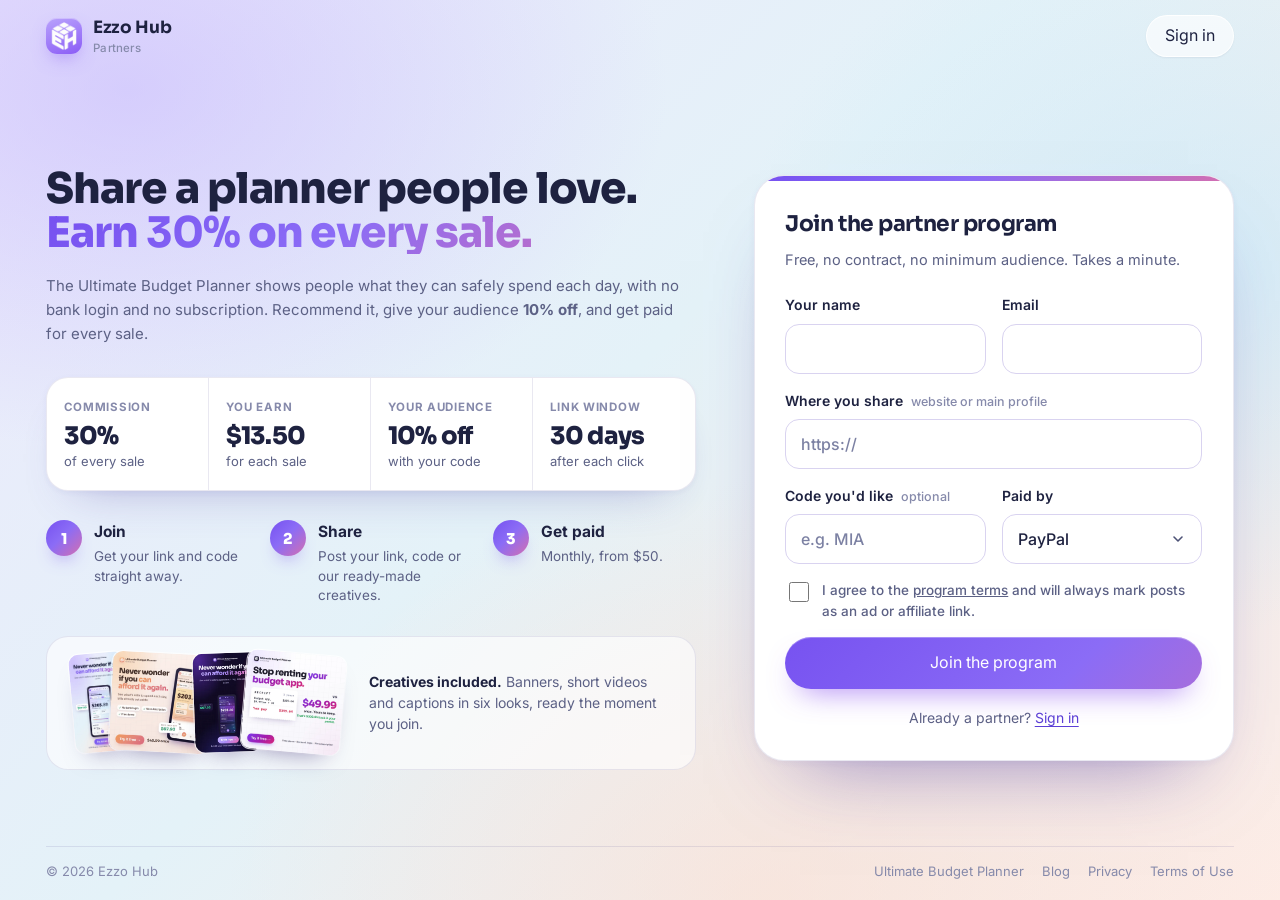
<file: partners.html>
<!DOCTYPE html>
<html lang="en">
<head>
  <meta charset="UTF-8" />
  <meta name="viewport" content="width=device-width, initial-scale=1.0" />
  <title>Ezzo Hub Partners | Earn 30% Sharing the Ultimate Budget Planner</title>
  <meta name="description" content="Join the Ezzo Hub partner program. Share the Ultimate Budget Planner with your audience, give them 10% off, and earn 30% of every sale. Live dashboard, ready-made creatives, monthly payouts." />
  <meta name="robots" content="index, follow" />
  <link rel="canonical" href="https://ezzohub.com/partners" />
  <meta name="theme-color" content="#f3f1fd" />
  <meta property="og:type" content="website" />
  <meta property="og:site_name" content="Ezzo Hub" />
  <meta property="og:title" content="Ezzo Hub Partners | Earn 30% of every sale" />
  <meta property="og:description" content="Share a budget planner people keep using. 10% off for your audience, 30% for you, paid monthly." />
  <meta property="og:url" content="https://ezzohub.com/partners" />
  <meta property="og:image" content="https://ezzohub.com/branding/partners/frosty-square-post.webp" />
  <link rel="icon" type="image/png" href="branding/ezzo-logo-120.png" />
  <link rel="preconnect" href="https://fonts.googleapis.com" />
  <link rel="preconnect" href="https://fonts.gstatic.com" crossorigin />
  <link href="https://fonts.googleapis.com/css2?family=Sora:wght@400;500;600;700;800&family=Inter:wght@400;500;600;700&display=swap" rel="stylesheet" />
  <link rel="stylesheet" href="landing.css?v=20261218" />
  <link rel="stylesheet" href="partners.css?v=20261250" />
  <style>html, body { margin: 0; background: #f3f1fd; } body { min-height: 100vh; }</style>
</head>
<body>
<svg width="0" height="0" style="position:absolute" aria-hidden="true">
  <defs>
    <symbol id="i-coin" viewBox="0 0 24 24"><circle cx="12" cy="12" r="9"/><path d="M14.5 9.2c-.5-.8-1.4-1.2-2.5-1.2-1.6 0-2.7.8-2.7 2s1 1.7 2.7 2 2.8.8 2.8 2.1-1.2 2-2.8 2c-1.2 0-2.2-.5-2.7-1.4M12 6.5V8m0 8v1.5"/></symbol>
    <symbol id="i-gift" viewBox="0 0 24 24"><rect x="3.5" y="8" width="17" height="4" rx="1"/><path d="M5 12v7.5a1 1 0 0 0 1 1h12a1 1 0 0 0 1-1V12M12 8v12.5M12 8c-1.5-3.5-5.5-3.5-5.5-1.2C6.5 8 9 8 12 8Zm0 0c1.5-3.5 5.5-3.5 5.5-1.2C17.5 8 15 8 12 8Z"/></symbol>
    <symbol id="i-mic" viewBox="0 0 24 24"><rect x="9" y="3" width="6" height="11" rx="3"/><path d="M5.5 11a6.5 6.5 0 0 0 13 0M12 17.5V21m-3.5 0h7"/></symbol>
    <symbol id="i-chart" viewBox="0 0 24 24"><path d="M4 20V10m6 10V4m6 16v-7m4 7H3"/></symbol>
    <symbol id="i-image" viewBox="0 0 24 24"><rect x="3" y="4" width="18" height="16" rx="2.5"/><circle cx="9" cy="10" r="1.8"/><path d="m4 18 5.5-5 4 3.5L17 13l3.5 3"/></symbol>
    <symbol id="i-bank" viewBox="0 0 24 24"><path d="m3 9.5 9-5.5 9 5.5M5 10v8m4.7-8v8m4.6-8v8M19 10v8M3.5 20.5h17"/></symbol>
    <symbol id="i-link" viewBox="0 0 24 24"><path d="M10 14a4.5 4.5 0 0 0 6.4 0l3-3a4.5 4.5 0 1 0-6.4-6.4l-1 1M14 10a4.5 4.5 0 0 0-6.4 0l-3 3a4.5 4.5 0 1 0 6.4 6.4l1-1"/></symbol>
    <symbol id="i-clock" viewBox="0 0 24 24"><circle cx="12" cy="12" r="9"/><path d="M12 7v5l3.5 2"/></symbol>
    <symbol id="i-check" viewBox="0 0 24 24"><path d="m5 12.5 4.5 4.5L19 7.5"/></symbol>
    <symbol id="i-shield" viewBox="0 0 24 24"><path d="M12 3 5 6v5.5c0 4.5 3 8 7 9.5 4-1.5 7-5 7-9.5V6l-7-3Z"/><path d="m9 12 2.2 2.2L15.5 10"/></symbol>
    <symbol id="i-spark" viewBox="0 0 24 24"><path d="M12 3.5 13.8 9l5.7 1.8-5.7 1.9L12 18.5l-1.8-5.8L4.5 10.8 10.2 9 12 3.5Z"/></symbol>
  </defs>
</svg>
<div class="lx lx--light pt" id="lx">

  <header class="lx-nav" id="lxNav">
    <div class="lx-wrap lx-nav-in">
      <a class="lx-brand" href="/" aria-label="Ezzo Hub home">
        <span class="lx-brand-mark"><img src="branding/ezzo-mark-white.png" alt="" width="28" height="28" /></span>
        <span>Ezzo Hub<small>Partners</small></span>
      </a>
      <div class="lx-nav-end">
        <button class="lx-btn lx-btn--small" type="button" data-signin data-public>Sign in</button>
        <button class="lx-btn lx-btn--small" type="button" id="ptSignOutTop" data-app hidden>Sign out</button>
      </div>
    </div>
  </header>

  <!-- ═══════════════ PUBLIC: the program ═══════════════ -->
  <main id="ptPublic" class="pt-land lx-wrap">
    <section class="pt-land-pitch" aria-labelledby="ptTitle">
      <h1 class="pt-h1" id="ptTitle"><span>Share a planner people love.</span><span class="lx-grad-text">Earn <b data-p="rateText">30%</b> on every sale.</span></h1>
      <p class="pt-lead">The Ultimate Budget Planner shows people what they can safely spend each day, with no bank login and no subscription. Recommend it, give your audience <b><span data-p="customerDiscount">10</span>% off</b>, and get paid for every sale.</p>

      <dl class="pt-keys" aria-label="The program at a glance">
        <div><dt>Commission</dt><dd data-p="rateText">30%</dd><span data-p="rateShort">of every sale</span></div>
        <div><dt>You earn</dt><dd>$<span data-p="perSale">13.50</span></dd><span>for each sale</span></div>
        <div><dt>Your audience</dt><dd><span data-p="customerDiscount">10</span>% off</dd><span>with your code</span></div>
        <div><dt>Link window</dt><dd><span data-p="cookieDays">30</span> days</dd><span>after each click</span></div>
      </dl>

      <ol class="pt-flow" aria-label="How it works">
        <li><i aria-hidden="true">1</i><div><b>Join</b><span data-p="applyNote">Get your link and code straight away.</span></div></li>
        <li><i aria-hidden="true">2</i><div><b>Share</b><span>Post your link, code or our ready-made creatives.</span></div></li>
        <li><i aria-hidden="true">3</i><div><b>Get paid</b><span><span data-p="payoutSchedulePlain">Monthly</span>, from $<span data-p="minPayout">50</span>.</span></div></li>
      </ol>

      <figure class="pt-strip" aria-label="Examples from the partner kit">
        <div class="pt-strip-imgs" aria-hidden="true">
          <img src="branding/partners/frosty-story.webp" alt="" width="560" height="996" />
          <img src="branding/partners/peachy-square-post.webp" alt="" width="640" height="640" />
          <img src="branding/partners/dark-pinterest-pin.webp" alt="" width="520" height="780" />
          <img src="branding/partners/light-square-post-receipt.webp" alt="" width="640" height="640" />
        </div>
        <figcaption><b>Creatives included.</b> Banners, short videos and captions in six looks, ready the moment you join.</figcaption>
      </figure>
    </section>

    <section class="pt-land-form" aria-labelledby="ptFormTitle">
      <div class="pt-form-card">
        <h2 id="ptFormTitle">Join the partner program</h2>
        <p class="pt-form-sub">Free, no contract, no minimum audience. Takes a minute.</p>
        <form class="pt-form" id="ptApplyForm" novalidate>
          <div class="pt-form-row">
            <label><span>Your name</span><input name="name" autocomplete="name" required maxlength="80" /></label>
            <label><span>Email</span><input name="email" type="email" autocomplete="email" required maxlength="120" /></label>
          </div>
          <label><span>Where you share <span class="pt-opt">website or main profile</span></span><input name="site" placeholder="https://" maxlength="200" inputmode="url" /></label>
          <div class="pt-form-row">
            <label><span>Code you'd like <span class="pt-opt">optional</span></span><input name="code" placeholder="e.g. MIA" maxlength="16" autocapitalize="characters" /></label>
            <label><span>Paid by</span>
              <select name="method"><option value="paypal">PayPal</option><option value="wise">Wise</option><option value="bank">Bank transfer</option></select>
            </label>
          </div>
          <label class="pt-agree"><input type="checkbox" name="agree" required /> <span>I agree to the <a href="#terms" data-terms>program terms</a> and will always mark posts as an ad or affiliate link.</span></label>
          <button class="lx-btn lx-btn--primary pt-submit" type="submit">Join the program</button>
          <p class="pt-form-msg" id="ptApplyMsg" role="status"></p>
        </form>
        <p class="pt-form-foot">Already a partner? <button type="button" class="pt-link" data-signin>Sign in</button></p>
      </div>
    </section>
  </main>

  <!-- ═══════════════ SIGNED IN: the dashboard ═══════════════ -->
  <main id="ptApp" class="lx-wrap" hidden></main>

  <footer class="pt-foot lx-wrap">
    <span>&copy; <span id="lxYear">2026</span> Ezzo Hub</span>
    <nav aria-label="Footer"><a href="/budgetplanner">Ultimate Budget Planner</a><a href="/blog">Blog</a><a href="/privacy">Privacy</a><a href="/terms">Terms of Use</a></nav>
  </footer>
</div>

<!-- Sign-in dialog -->
<div class="pt-modal" id="ptSignin" hidden role="dialog" aria-modal="true" aria-labelledby="ptSigninTitle">
  <div class="pt-modal-card">
    <button class="pt-modal-x" type="button" data-close aria-label="Close">×</button>
    <h2 id="ptSigninTitle">Partner sign in</h2>
    <p>Enter the email you joined with. We'll send you a link that signs you in, no password needed.</p>
    <form id="ptSigninForm" novalidate>
      <label class="pt-sr" for="ptSigninEmail">Email</label>
      <input type="email" id="ptSigninEmail" name="email" placeholder="you@example.com" autocomplete="email" required />
      <button class="lx-btn lx-btn--primary" type="submit">Email me a sign-in link</button>
    </form>
    <p class="pt-form-msg" id="ptSigninMsg" role="status"></p>
  </div>
</div>

<!-- Program terms -->
<div class="pt-modal" id="ptTerms" hidden role="dialog" aria-modal="true" aria-labelledby="ptTermsTitle">
  <div class="pt-modal-card pt-modal-card--wide">
    <button class="pt-modal-x" type="button" data-close aria-label="Close">×</button>
    <h2 id="ptTermsTitle">Program terms</h2>
    <div class="pt-terms-body">
      <p><b>Credit.</b> A sale is yours when the buyer uses your discount code, or buys within the link window after clicking your link. A code always wins over a link. Purchases you make yourself, through your own link or code, earn no commission.</p>
          <p><b>Refunds.</b> If an order is refunded, its commission is cancelled. If it was already paid to you, the amount is taken off your next payout.</p>
          <p><b>Honest promotion.</b> Always label posts as an ad or affiliate link where your platform or law requires it (for example #ad). Don't bid on "Ezzo Hub" or "Ezzo" in search ads, don't post coupon codes on coupon sites, don't invent reviews or results, and don't make claims about the product it doesn't make. No spam.</p>
          <p><b>Your data, theirs.</b> You see clicks, demo starts, sales and earnings. You never see a buyer's name, email or budget, and they never see yours.</p>
          <p><b>Changes and ending.</b> We may update these terms or the rates with notice by email; earned commission is always honoured at the rate it was earned. Either side can end the partnership any time. Accounts that break these terms can be closed and unpaid commission withheld.</p>
          <p><b>Taxes.</b> You're responsible for any tax on what you earn.</p>
    </div>
  </div>
</div>

<script src="analytics.js?v=20261250"></script>
<script src="affiliate.js?v=20261250"></script>
<script src="partners.js?v=20261250"></script>
</body>
</html>
</file>
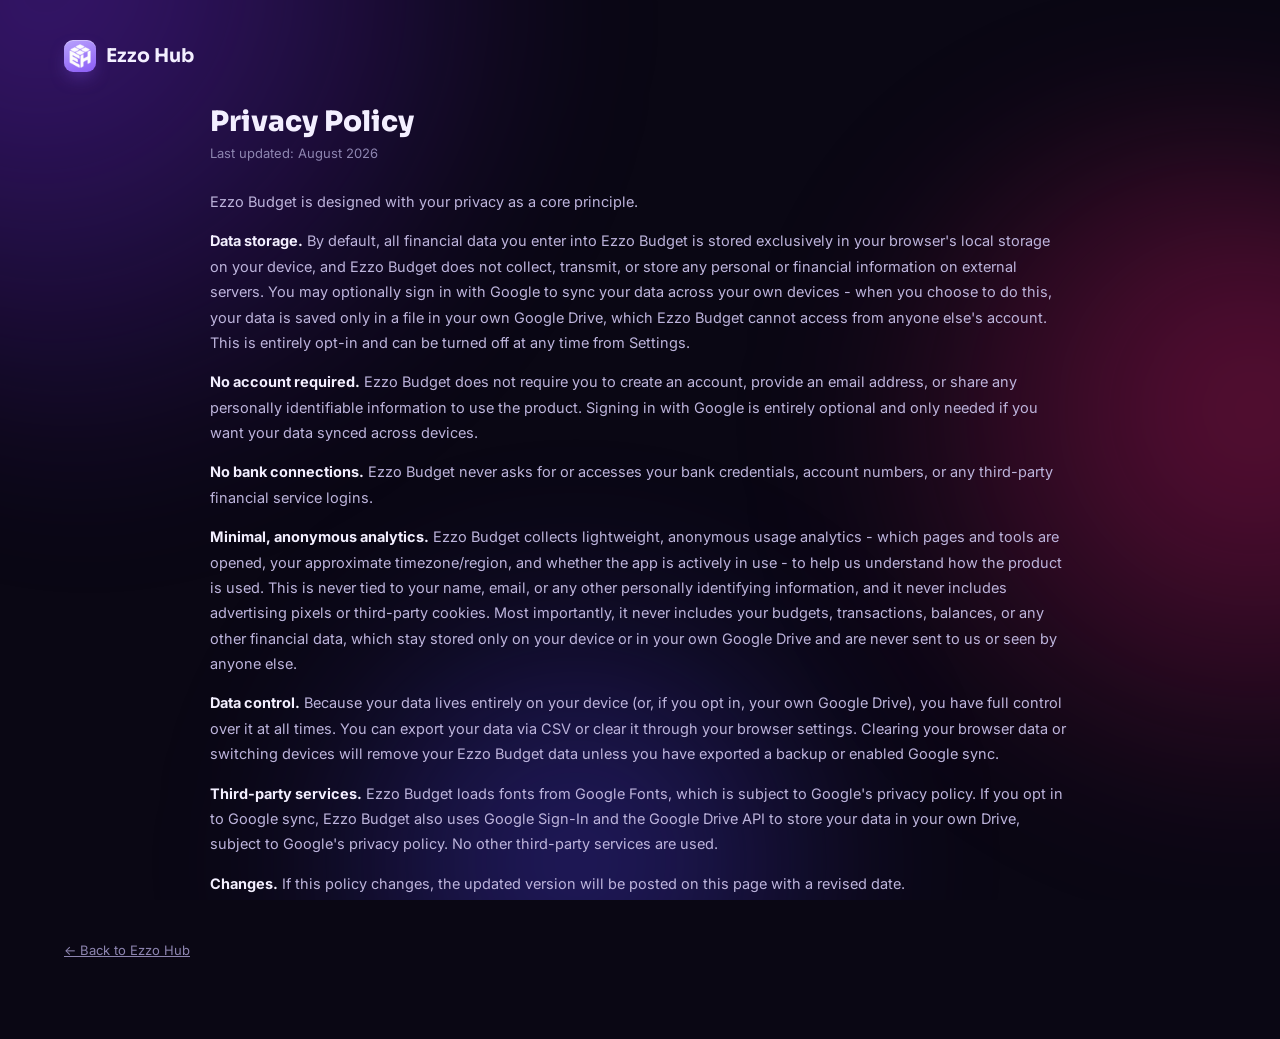
<file: privacy.html>
<!DOCTYPE html>
<html lang="en" data-theme="dark">
<head>
  <meta charset="UTF-8" />
  <meta name="viewport" content="width=device-width, initial-scale=1.0" />
  <meta name="robots" content="index, follow" />
  <title>Privacy Policy | Ezzo Budget</title>
  <meta name="description" content="Ezzo Budget's privacy policy: what data is collected, where it's stored, and what never leaves your device." />
  <link rel="preconnect" href="https://fonts.googleapis.com" />
  <link rel="preconnect" href="https://fonts.gstatic.com" crossorigin />
  <link href="https://fonts.googleapis.com/css2?family=Sora:wght@400;500;600;700;800&family=Inter:wght@400;500;600;700&display=swap" rel="stylesheet" />
  <link rel="stylesheet" href="style.css?v=20261190" />
  <link rel="stylesheet" href="site.css?v=20261212" />
  <style>
    .legal-page-wrap { max-width: 720px; margin: 0 auto; padding: 40px 24px 80px; }
    .legal-page-wrap .wordmark { margin-bottom: 32px; text-decoration: none; }
    .legal-page-title { font-family: var(--font-display); font-size: 28px; font-weight: 800; margin: 0 0 6px; }
    .legal-page-sub { color: var(--text-faint); font-size: 13px; margin: 0 0 28px; }
    .legal-page-body p { margin: 0 0 14px; font-size: 14.5px; line-height: 1.75; color: var(--text-secondary); }
    .legal-page-body p strong { color: var(--text-primary); }
    .legal-back { display: inline-block; margin-top: 32px; color: var(--text-faint); font-size: 13px; }
  </style>
</head>
<body>
  <div class="backdrop" aria-hidden="true">
    <div class="blob blob-a"></div>
    <div class="blob blob-b"></div>
    <div class="blob blob-c"></div>
  </div>
  <div class="legal-page-wrap">
    <a class="wordmark" href="/">
      <div class="wordmark-icon site-mark"><img src="branding/ezzo-mark-white.png" alt="" width="20" height="20" /></div>
      <span>Ezzo Hub</span>
    </a>
    <h1 class="legal-page-title">Privacy Policy</h1>
    <p class="legal-page-sub">Last updated: August 2026</p>
    <div class="legal-page-body">
      <p>Ezzo Budget is designed with your privacy as a core principle.</p>
      <p><strong>Data storage.</strong> By default, all financial data you enter into Ezzo Budget is stored exclusively in your browser's local storage on your device, and Ezzo Budget does not collect, transmit, or store any personal or financial information on external servers. You may optionally sign in with Google to sync your data across your own devices - when you choose to do this, your data is saved only in a file in your own Google Drive, which Ezzo Budget cannot access from anyone else's account. This is entirely opt-in and can be turned off at any time from Settings.</p>
      <p><strong>No account required.</strong> Ezzo Budget does not require you to create an account, provide an email address, or share any personally identifiable information to use the product. Signing in with Google is entirely optional and only needed if you want your data synced across devices.</p>
      <p><strong>No bank connections.</strong> Ezzo Budget never asks for or accesses your bank credentials, account numbers, or any third-party financial service logins.</p>
      <p><strong>Minimal, anonymous analytics.</strong> Ezzo Budget collects lightweight, anonymous usage analytics - which pages and tools are opened, your approximate timezone/region, and whether the app is actively in use - to help us understand how the product is used. This is never tied to your name, email, or any other personally identifying information, and it never includes advertising pixels or third-party cookies. Most importantly, it never includes your budgets, transactions, balances, or any other financial data, which stay stored only on your device or in your own Google Drive and are never sent to us or seen by anyone else.</p>
      <p><strong>Data control.</strong> Because your data lives entirely on your device (or, if you opt in, your own Google Drive), you have full control over it at all times. You can export your data via CSV or clear it through your browser settings. Clearing your browser data or switching devices will remove your Ezzo Budget data unless you have exported a backup or enabled Google sync.</p>
      <p><strong>Third-party services.</strong> Ezzo Budget loads fonts from Google Fonts, which is subject to Google's privacy policy. If you opt in to Google sync, Ezzo Budget also uses Google Sign-In and the Google Drive API to store your data in your own Drive, subject to Google's privacy policy. No other third-party services are used.</p>
      <p><strong>Changes.</strong> If this policy changes, the updated version will be posted on this page with a revised date.</p>
    </div>
    <a class="legal-back" href="/">&larr; Back to Ezzo Hub</a>
  </div>
</body>
</html>
</file>
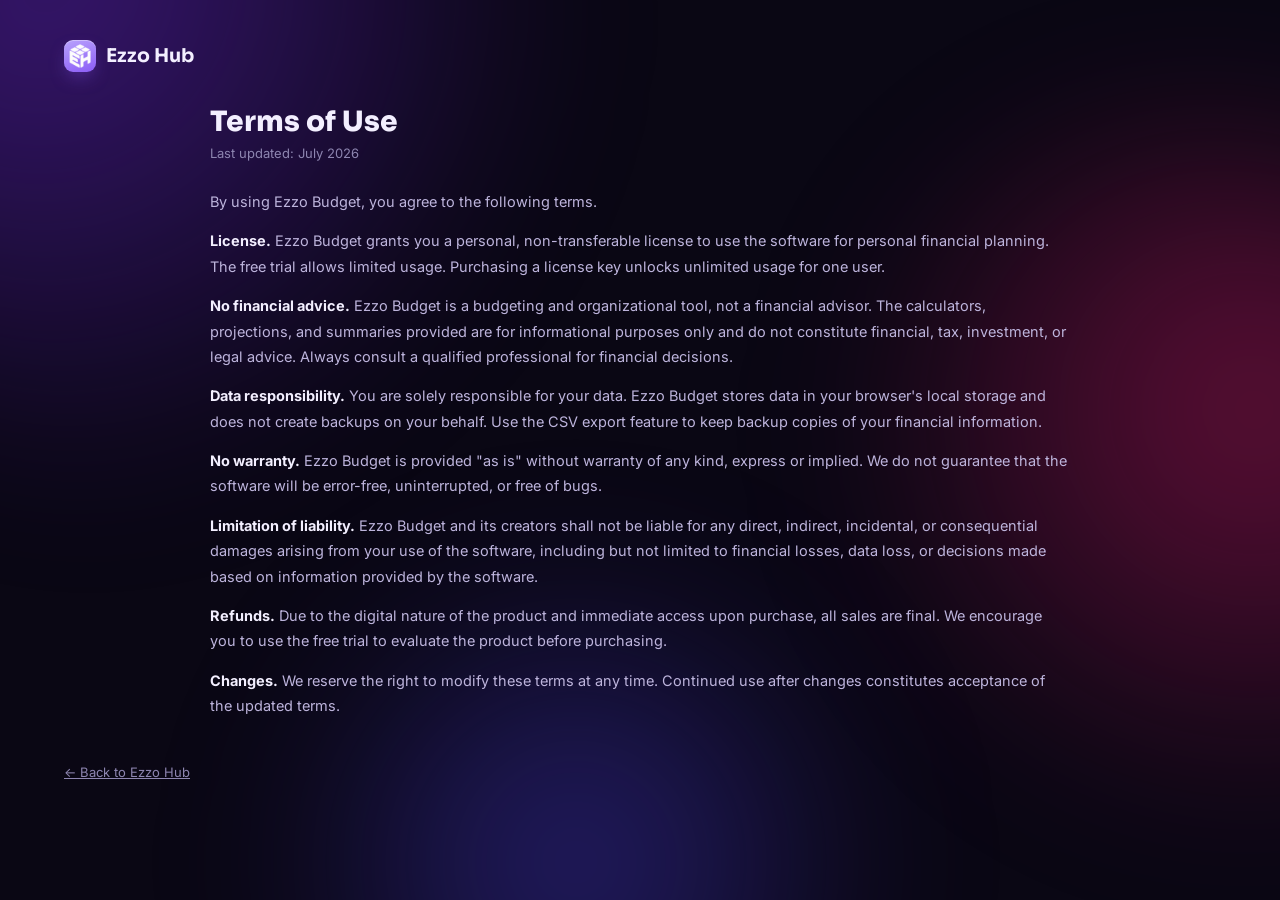
<file: terms.html>
<!DOCTYPE html>
<html lang="en" data-theme="dark">
<head>
  <meta charset="UTF-8" />
  <meta name="viewport" content="width=device-width, initial-scale=1.0" />
  <meta name="robots" content="index, follow" />
  <title>Terms of Use | Ezzo Budget</title>
  <meta name="description" content="Ezzo Budget's terms of use." />
  <link rel="preconnect" href="https://fonts.googleapis.com" />
  <link rel="preconnect" href="https://fonts.gstatic.com" crossorigin />
  <link href="https://fonts.googleapis.com/css2?family=Sora:wght@400;500;600;700;800&family=Inter:wght@400;500;600;700&display=swap" rel="stylesheet" />
  <link rel="stylesheet" href="style.css?v=20261190" />
  <link rel="stylesheet" href="site.css?v=20261212" />
  <style>
    .legal-page-wrap { max-width: 720px; margin: 0 auto; padding: 40px 24px 80px; }
    .legal-page-wrap .wordmark { margin-bottom: 32px; text-decoration: none; }
    .legal-page-title { font-family: var(--font-display); font-size: 28px; font-weight: 800; margin: 0 0 6px; }
    .legal-page-sub { color: var(--text-faint); font-size: 13px; margin: 0 0 28px; }
    .legal-page-body p { margin: 0 0 14px; font-size: 14.5px; line-height: 1.75; color: var(--text-secondary); }
    .legal-page-body p strong { color: var(--text-primary); }
    .legal-back { display: inline-block; margin-top: 32px; color: var(--text-faint); font-size: 13px; }
  </style>
</head>
<body>
  <div class="backdrop" aria-hidden="true">
    <div class="blob blob-a"></div>
    <div class="blob blob-b"></div>
    <div class="blob blob-c"></div>
  </div>
  <div class="legal-page-wrap">
    <a class="wordmark" href="/">
      <div class="wordmark-icon site-mark"><img src="branding/ezzo-mark-white.png" alt="" width="20" height="20" /></div>
      <span>Ezzo Hub</span>
    </a>
    <h1 class="legal-page-title">Terms of Use</h1>
    <p class="legal-page-sub">Last updated: July 2026</p>
    <div class="legal-page-body">
      <p>By using Ezzo Budget, you agree to the following terms.</p>
      <p><strong>License.</strong> Ezzo Budget grants you a personal, non-transferable license to use the software for personal financial planning. The free trial allows limited usage. Purchasing a license key unlocks unlimited usage for one user.</p>
      <p><strong>No financial advice.</strong> Ezzo Budget is a budgeting and organizational tool, not a financial advisor. The calculators, projections, and summaries provided are for informational purposes only and do not constitute financial, tax, investment, or legal advice. Always consult a qualified professional for financial decisions.</p>
      <p><strong>Data responsibility.</strong> You are solely responsible for your data. Ezzo Budget stores data in your browser's local storage and does not create backups on your behalf. Use the CSV export feature to keep backup copies of your financial information.</p>
      <p><strong>No warranty.</strong> Ezzo Budget is provided "as is" without warranty of any kind, express or implied. We do not guarantee that the software will be error-free, uninterrupted, or free of bugs.</p>
      <p><strong>Limitation of liability.</strong> Ezzo Budget and its creators shall not be liable for any direct, indirect, incidental, or consequential damages arising from your use of the software, including but not limited to financial losses, data loss, or decisions made based on information provided by the software.</p>
      <p><strong>Refunds.</strong> Due to the digital nature of the product and immediate access upon purchase, all sales are final. We encourage you to use the free trial to evaluate the product before purchasing.</p>
      <p><strong>Changes.</strong> We reserve the right to modify these terms at any time. Continued use after changes constitutes acceptance of the updated terms.</p>
    </div>
    <a class="legal-back" href="/">&larr; Back to Ezzo Hub</a>
  </div>
</body>
</html>
</file>
